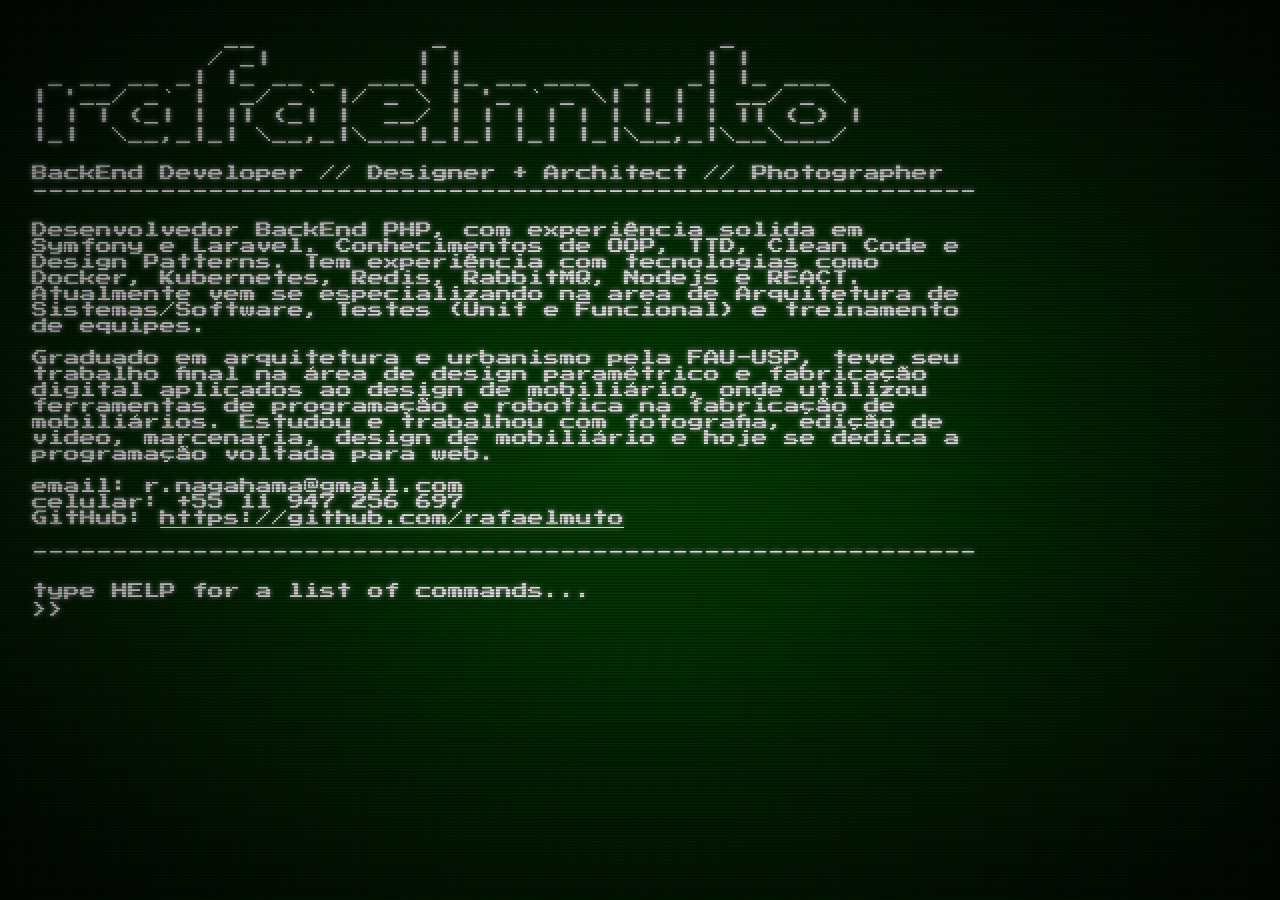
<file: index.html>
<!DOCTYPE html>
<html lang="en" dir="ltr">

<head>
  <meta charset="utf-8" />
  <title>rafaelmuto.githug.io</title>
  <link rel="stylesheet" href="console.css" />
  <link href="https://fonts.googleapis.com/css?family=Press+Start+2P" rel="stylesheet" />
</head>

<body>

  <div class="container">
    <div id="print" class="print">
      <pre>            __           _                 _        </pre>
      <pre>           / _|         | |               | |       </pre>
      <pre> _ __ __ _| |_ __ _  ___| |_ __ ___  _   _| |_ ___  </pre>
      <pre>| '__/ _` |  _/ _` |/ _ \ | '_ ` _ \| | | | __/ _ \ </pre>
      <pre>| | | (_| | || (_| |  __/ | | | | | | |_| | || (_) |</pre>
      <pre>|_|  \__,_|_| \__,_|\___|_|_| |_| |_|\__,_|\__\___/ </pre>
      <pre>                                                    </pre>

      <p>BackEnd Developer // Designer + Architect // Photographer</p>
      <p>-----------------------------------------------------------</p>
      <br>
      <div class="pre">
        <p>Desenvolvedor BackEnd PHP, com experiência solida em Symfony e Laravel. Conhecimentos de OOP, TTD, Clean Code
          e Design Patterns.
          Tem experiência com tecnologias como Docker, Kubernetes, Redis, RabbitMQ, Nodejs e REACT. Atualmente vem se
          especializando na area de Arquitetura de Sistemas/Software, Testes (Unit e Funcional) e treinamento de
          equipes.</p>
        <br>
        <p>Graduado em arquitetura e urbanismo pela FAU-USP, teve seu trabalho final na área de design paramétrico e
          fabricação digital aplicados ao design de mobiliário, onde utilizou ferramentas de programação e robotica
          na fabricação de mobiliários. Estudou e trabalhou com fotografia, edição de video, marcenaria, design de
          mobiliário e hoje se dedica a programação voltada para web.</p>
        <br>

        <p>email: r.nagahama@gmail.com</p>
        <p>celular: +55 11 947 256 697</p>
        <p>GitHub: <a href="https://github.com/rafaelmuto">https://github.com/rafaelmuto</a> </p>
        <br>
      </div>

      <p>-----------------------------------------------------------</p>
      <br>

      <p>type HELP for a list of commands...</p>
    </div>
    <div class="input" id="input">
      <label for="cmd_line">>></label><input id="cmd_line" type="text" name="cmd_line" value="" autofocus />
    </div>
  </div>

  <div class="crt_overlay"></div>
  <div class="vignette_overlay"></div>
  <div class="pixel_overlay"></div>
</body>
<script type="module" src="console.js"></script>

</html>
</file>
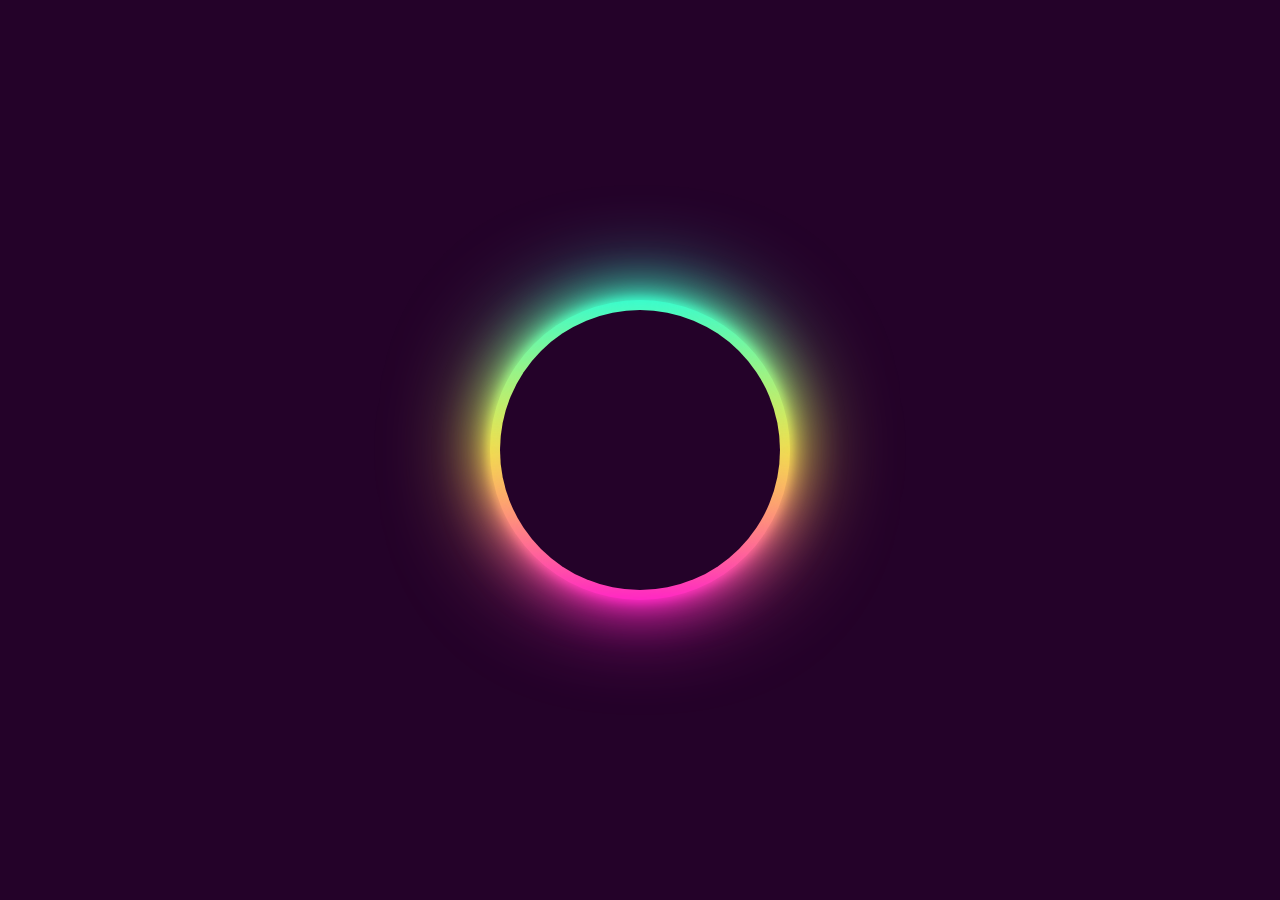
<file: docs/index.html>
<!DOCTYPE html>
<html lang="en" dir="ltr">

  <head>
    <meta charset="utf-8">
    <title>Portifolio Test</title>
    <link rel="stylesheet" href="ring.css">
  </head>

  <body>
    <div class="loader">
      <span> </span>
      <span> </span>
      <span> </span>
      <span> </span>
    </div>

  </body>

</html>
</file>
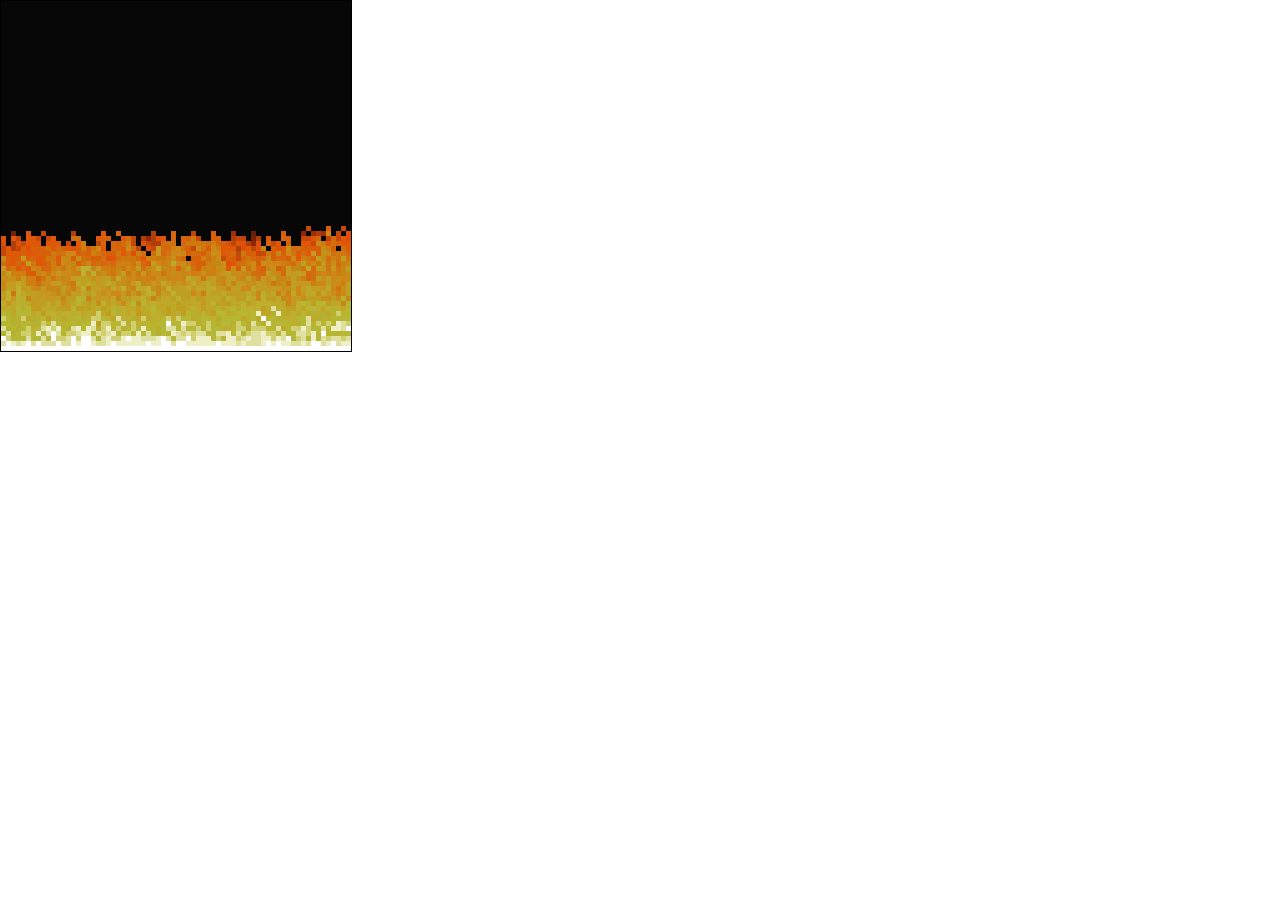
<file: fire/fire.html>
<!DOCTYPE html>
<html lang="en">

<head>
    <meta charset="UTF-8" />
    <meta name="viewport" content="width=device-width, initial-scale=1.0" />
    <title>FIRE!!!</title>
    <link href="https://fonts.googleapis.com/css?family=Major+Mono+Display|Press+Start+2P" rel="stylesheet" />
    <link rel="stylesheet" href="fire.css" />
</head>

<body>
    <div class="container">
        <div id="fire"></div>
    </div>

    <script src="fire.js"></script>
</body>

</html>
</file>
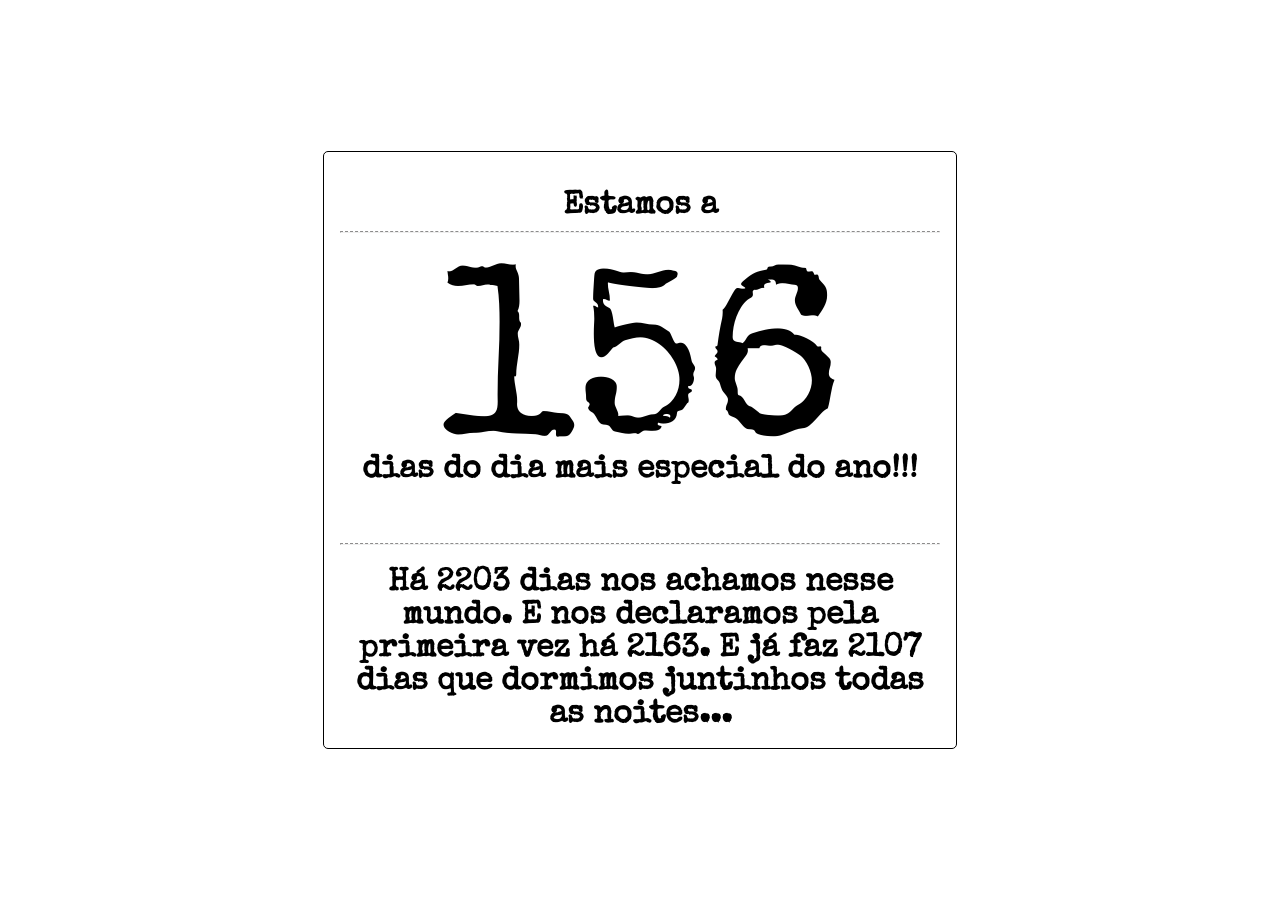
<file: gigi/gigi.html>
<!DOCTYPE html>
<html lang="en">

<head>
    <meta charset="UTF-8">
    <meta name="viewport" content="width=device-width, initial-scale=1.0">
    <title>Contador para o dia mais especial do ano!</title>
    <link rel="stylesheet" href="./gigi.css">
    <link rel="preconnect" href="https://fonts.gstatic.com">
    <link href="https://fonts.googleapis.com/css2?family=Special+Elite&display=swap" rel="stylesheet">
</head>

<body>
    <div class="container">
        <h1>Estamos a </h1>
        <hr />
        <div id="b_day" class="counter">
            XX
        </div>
        <div class="post">
            <h1> dias do dia mais especial do ano!!!</h1>
        </div>

        <hr />
        <h1 id="text"> </h1>

    </div>
    <script src="./gigi.js"></script>
</body>

</html>
</file>
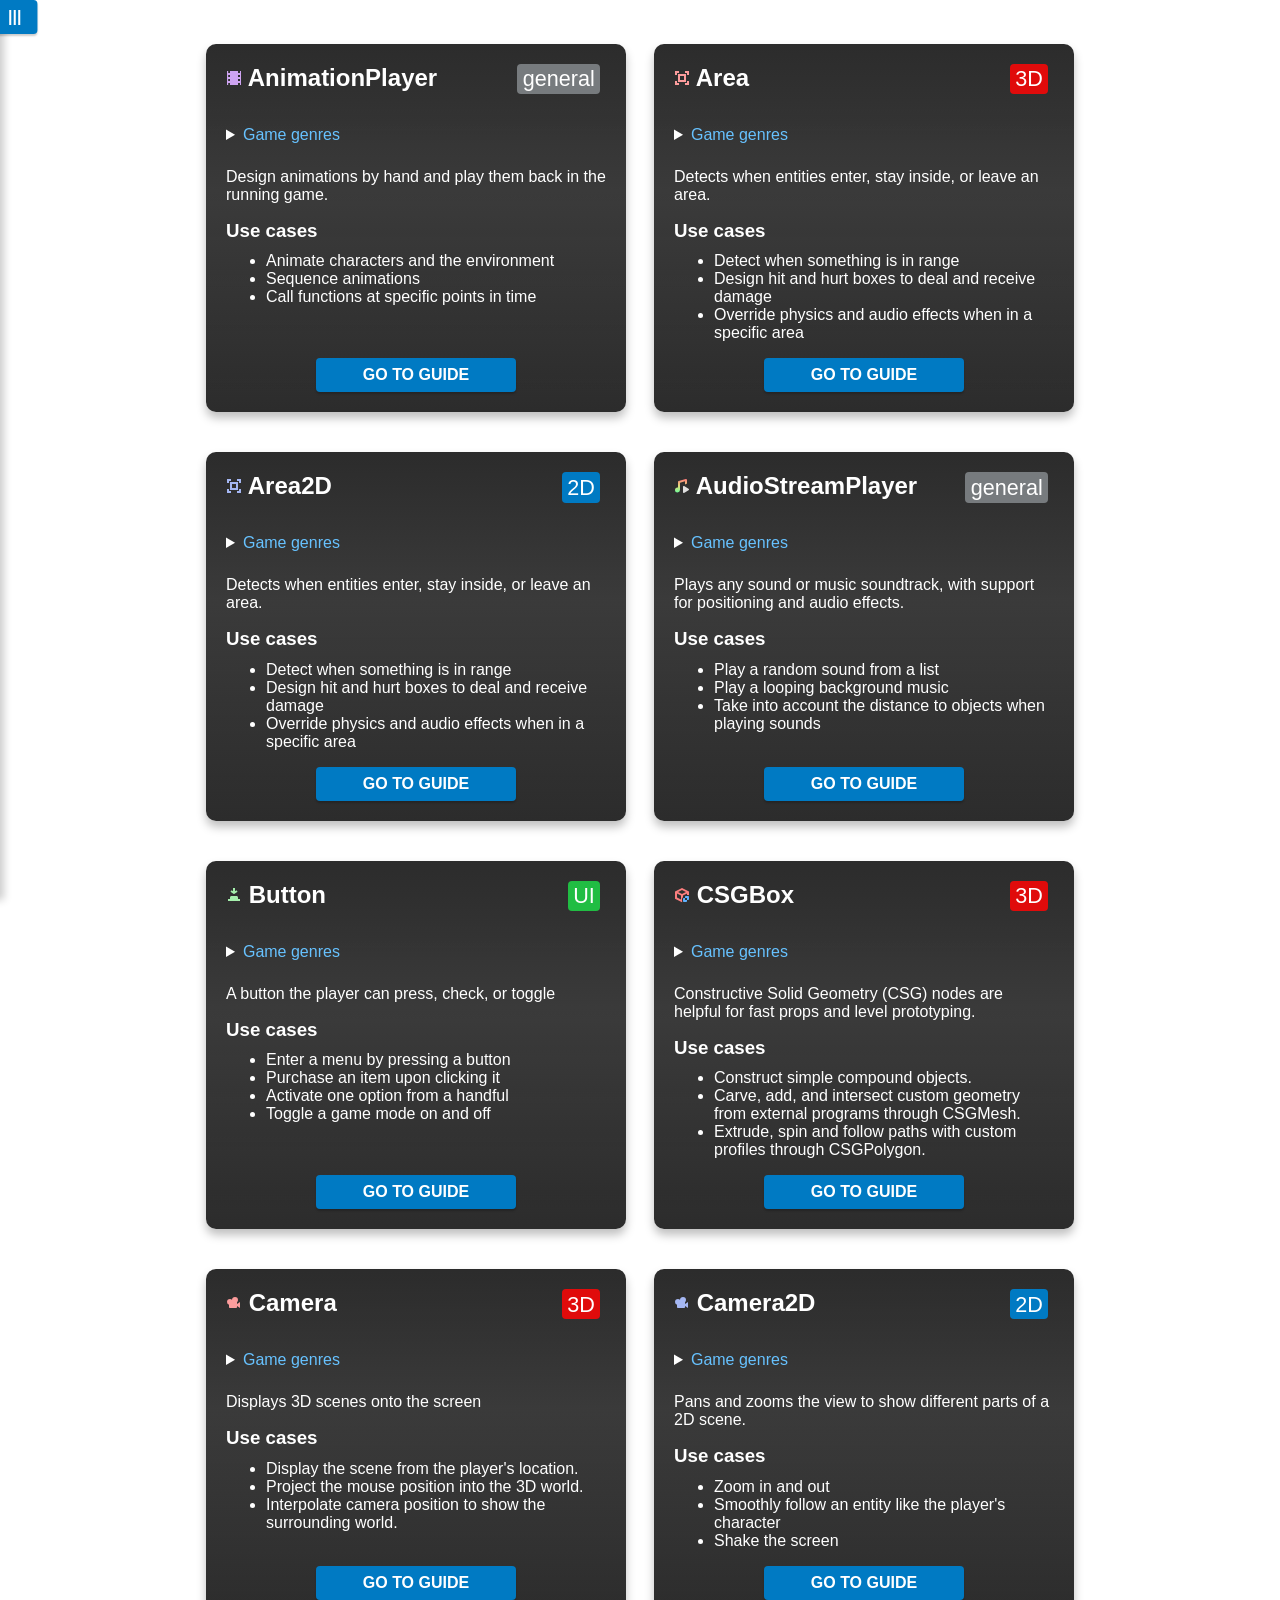
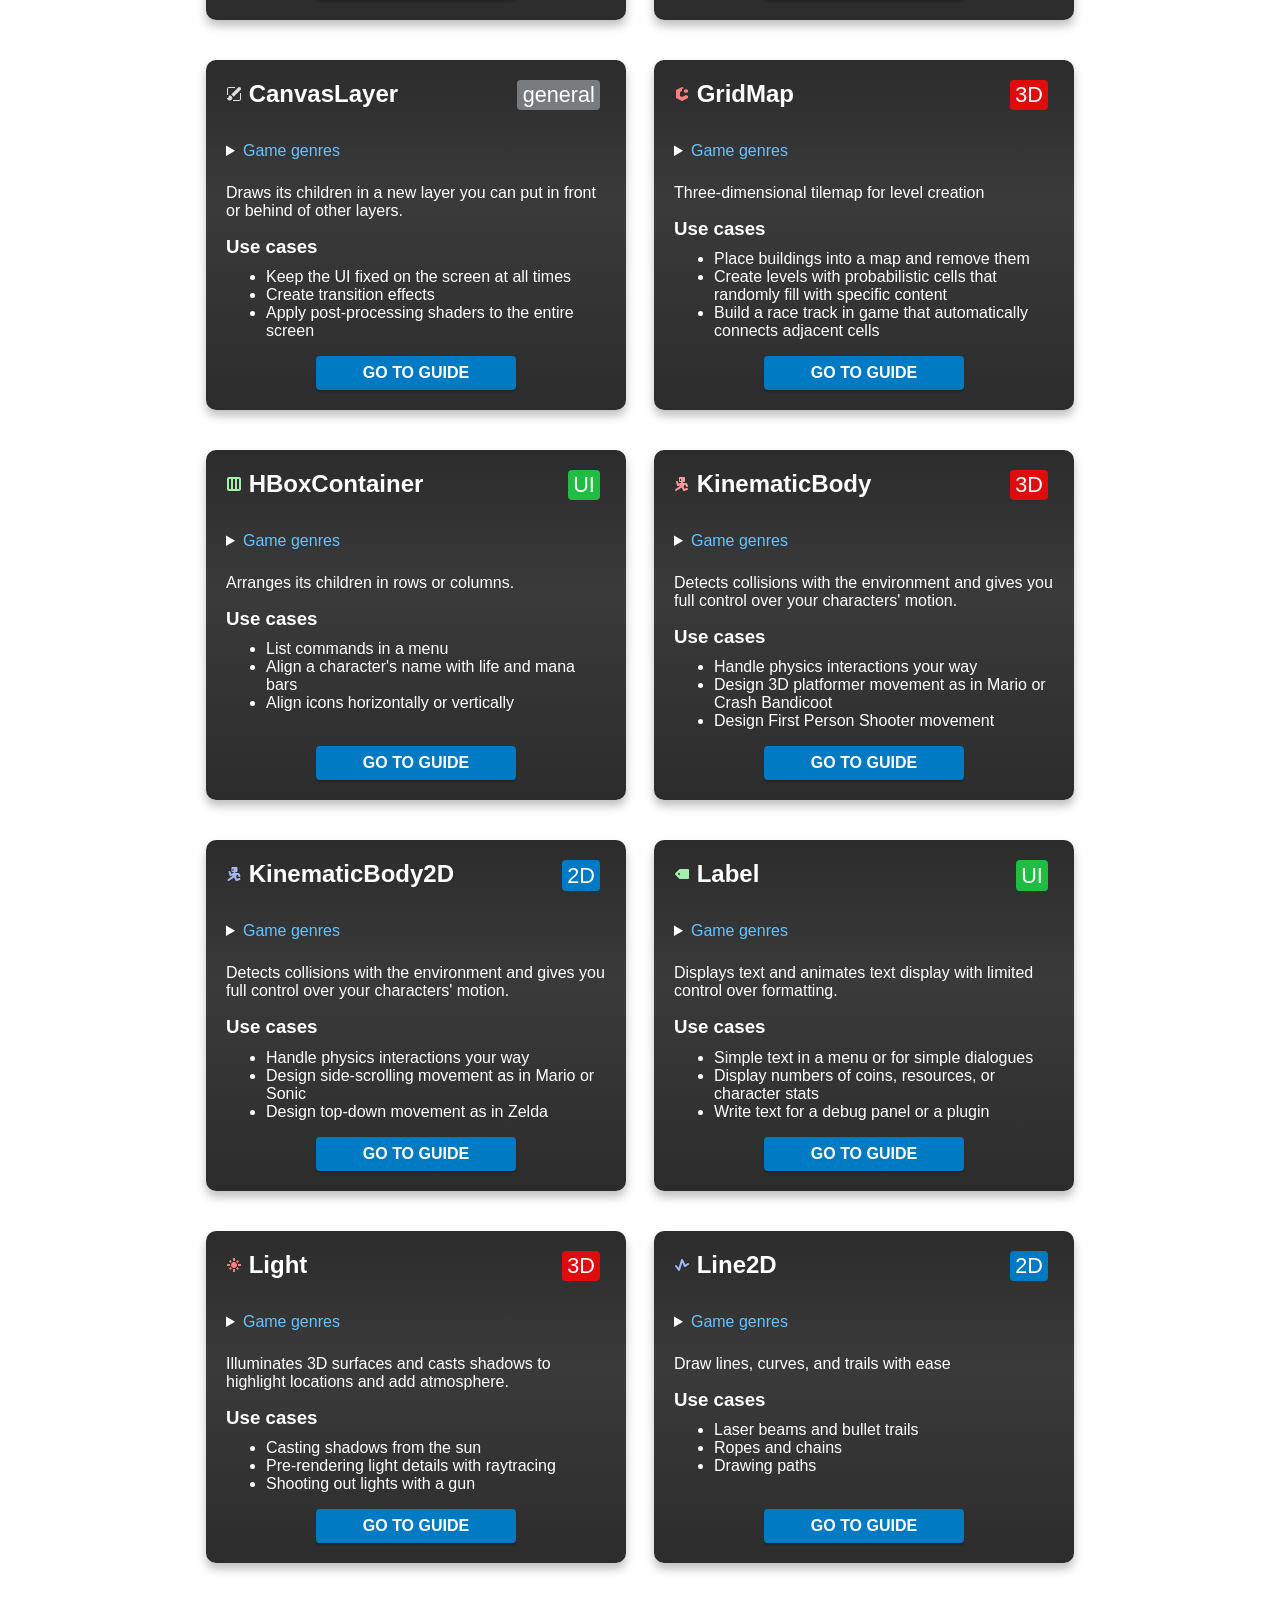
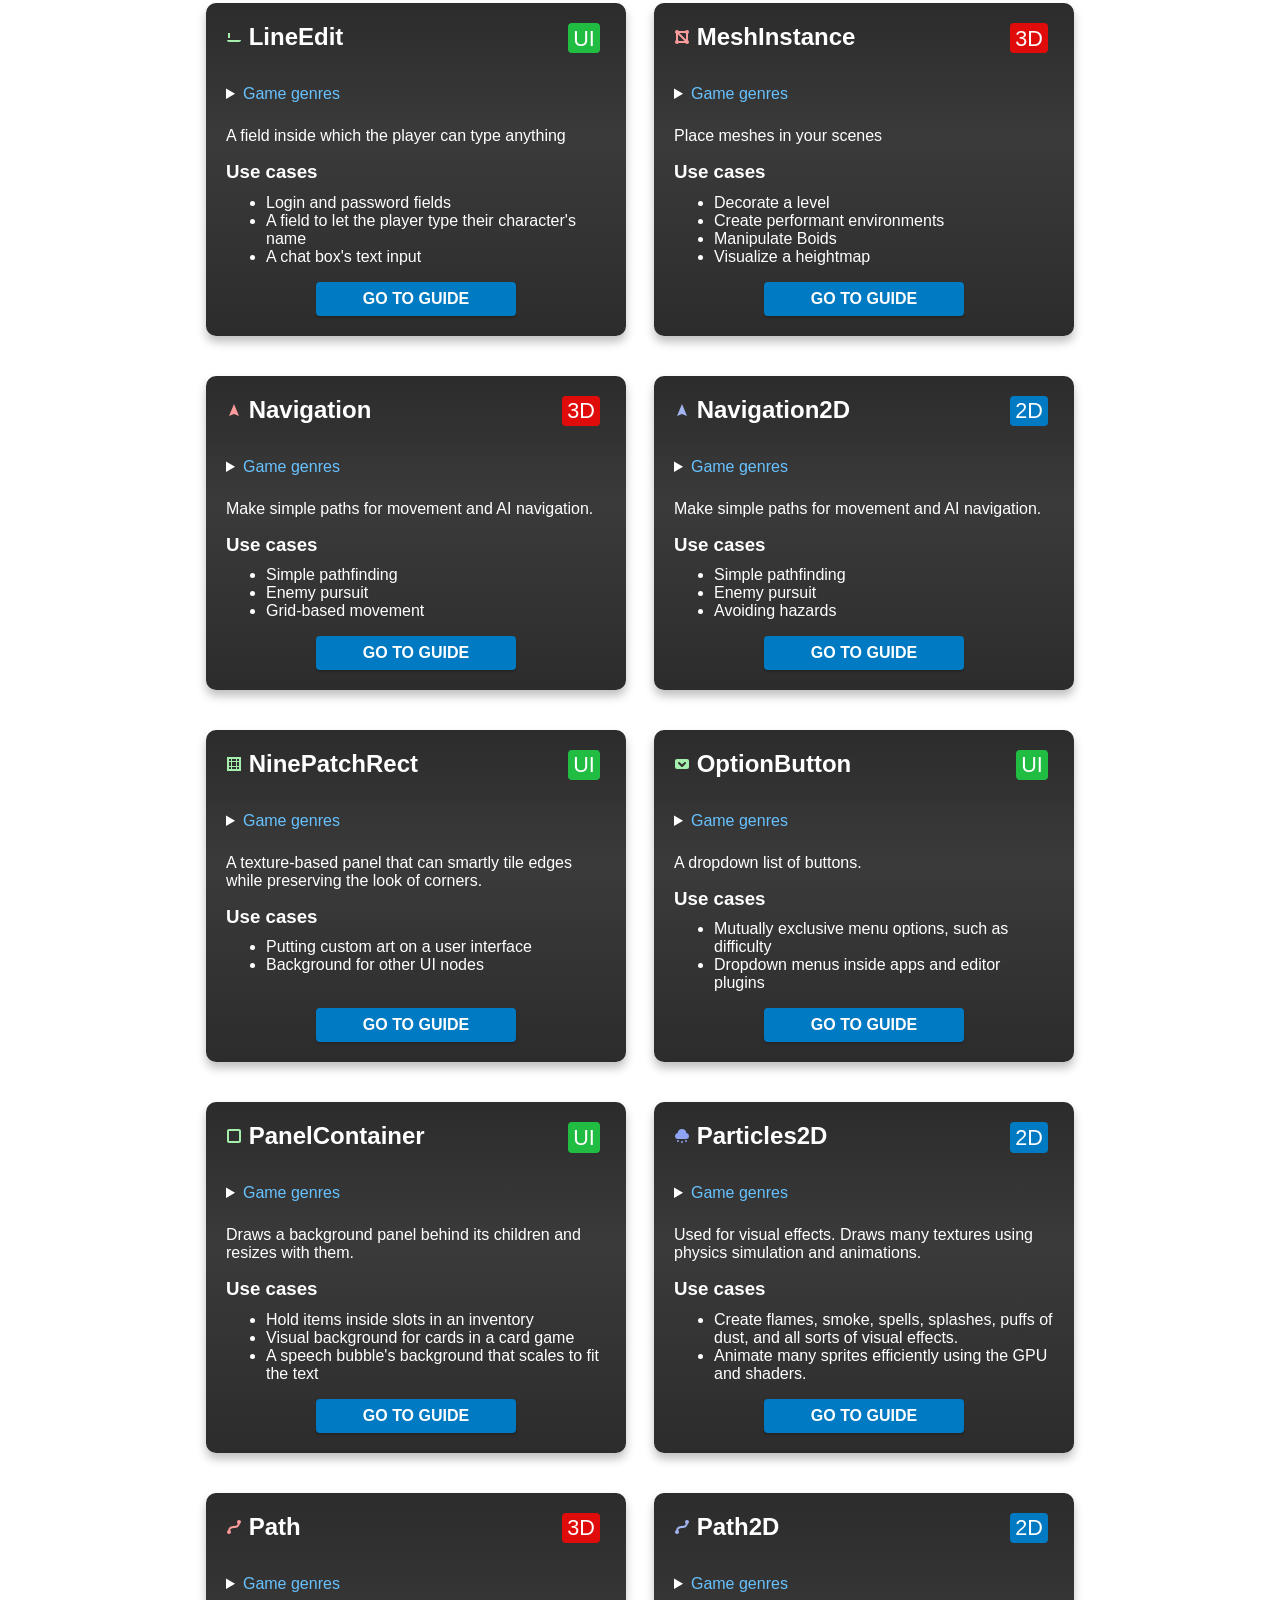
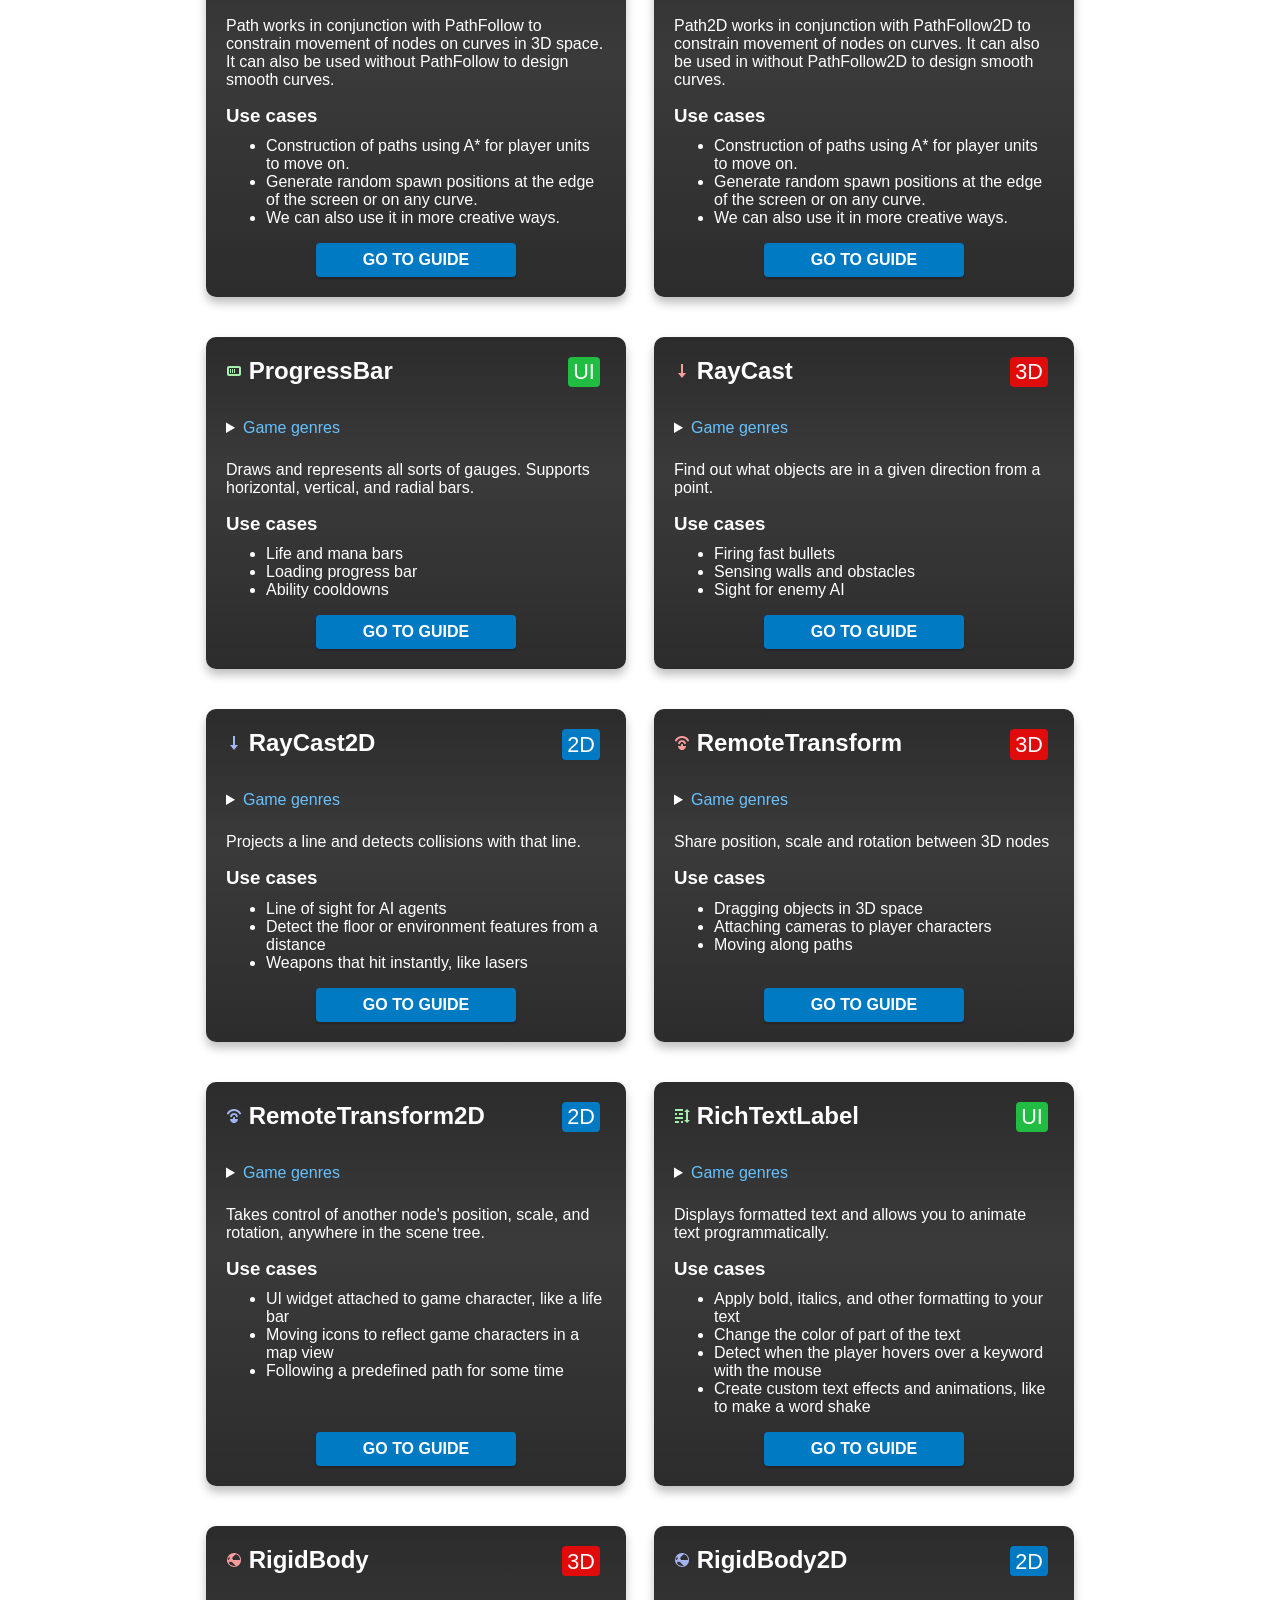
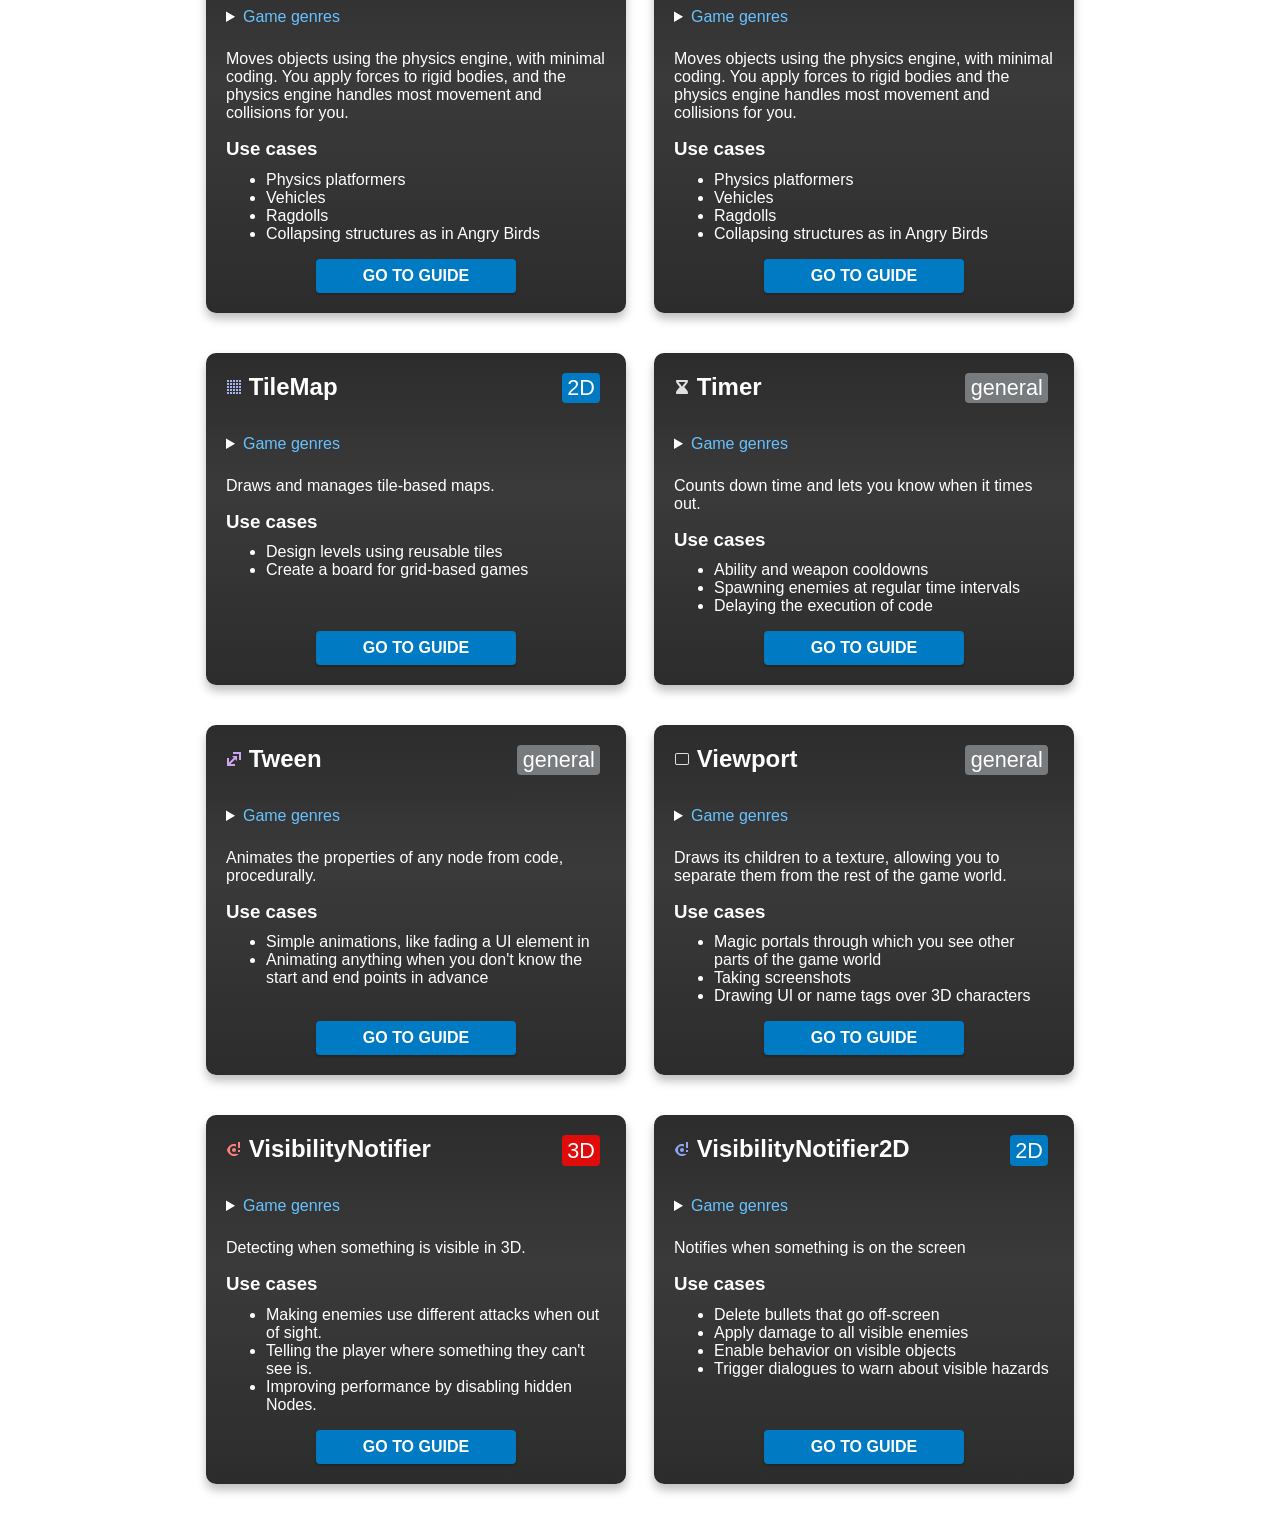
<file: godot-node-essentials-1.0.1/cheatsheet.html>
<!doctype html>
<html lang="en">
<head>
  <meta charset="utf-8">
  <meta name="viewport" content="width=device-width, initial-scale=1">

  <title>Godot Node Essentials cheatsheet</title>
  <meta name="description" content="A cheatsheet to learn Godot's nodes faster than ever!">
  <meta name="author" content="GDQuest">

  <link rel="icon" href="/favicon.ico">
  <link rel="icon" href="/favicon.svg" type="image/svg+xml">
  <style>
  :root {
  --fonts: -apple-system, BlinkMacSystemFont, "Segoe UI", Roboto, Oxygen-Sans,
    Ubuntu, Cantarell, "Helvetica Neue", sans-serif;
  --color-link: #67c2ff;
  --color-link-hover: #7ed5fd;
  --color-blue: #007ac3;
  --color-blue-lighter: #56a9ff;
  --color-red: #e00b0b;
  --color-red-lighter: #ec2222;
  --color-green: #21bd43;
  --color-green-lighter: #42e064;
  --color-grey: #777b7e;
  --color-grey-lighter: #a8abad;

  --spacing-micro: 0.15rem;
  --spacing-tiny: 0.35rem;
  --spacing-small: 0.5rem;
  --spacing-normal: 1rem;

  --border-radius: 0.25rem;

  --container-width: 900px;

  --shadow-slight: 0 2px 2px rgba(0, 0, 0, 0.2);

  --shadow-overlay: 4px 0 8px rgba(0, 0, 0, 0.2);
}

* {
  box-sizing: border-box;
  transition: all 0.3s ease;
}

body {
  font-family: var(--fonts);
  overflow-x: hidden;
}

.content-container {
  display: block;
  padding: var(--spacing-normal);
  margin: 0 auto;
  max-width: var(--container-width);
}

.filter-label {
  font-weight: bold;
}

.genres-summary {
  color: var(--color-link);
  cursor: pointer;
  margin-bottom: var(--spacing-small);
}
.genres-summary:hover {
  color: var(--color-link-hover);
}
.genres-summary::marker {
  color: white;
}

.pills-container {
  display: flex;
  flex-wrap: wrap;
  flex-direction: row;
}

.pills-row {
  display: flex;
  flex-wrap: wrap;
}

.tag-pill {
  display: inline;
  padding: var(--spacing-micro) var(--spacing-tiny);
  margin-right: var(--spacing-tiny);
  margin-bottom: var(--spacing-tiny);
  border-radius: var(--border-radius);
  max-height: 1.4em;

  font-size: 0.9em;
  font-weight: 500;

  color: white;
  background: var(--color-blue);

  cursor: pointer;
}
.tag-pill.-twodimensional {
  background: var(--color-blue);
}
.tag-pill.-general {
  background: var(--color-grey);
}
.tag-pill.-threedimensional {
  background: var(--color-red);
}
.tag-pill.-ui {
  background: var(--color-green);
}
.tag-pill.-floatright {
  float: right;
}

.node-card {
  display: flex;
  flex-direction: column;
  color: white;
  margin-top: 20px;
  margin-bottom: 20px;
  padding: 20px;
  max-width: 420px;
  width: 100%;
  min-height: 200px;
  border-radius: 10px;
  box-shadow: 0px 6px 10px rgba(0, 0, 0, 0.25);
  background: linear-gradient(to bottom, #323232 0%, #3f3f3f 40%, #1c1c1c 150%),
    linear-gradient(
      to top,
      rgba(255, 255, 255, 0.4) 0%,
      rgba(0, 0, 0, 0.25) 200%
    );
  background-blend-mode: multiply;
}
.node-card > h2 {
  margin-top: 0;
  margin-bottom: var(--spacing-normal);
}
.node-card > h3 {
  margin-top: 0;
  margin-bottom: var(--spacing-small);
}
.node-card > ul {
  margin-top: var(--spacing-micro);
  margin-bottom: var(--spacing-normal);
}

.card-grid {
  display: flex;
  flex-wrap: wrap;
  justify-content: space-between;
  flex-direction: row;
}

.tag-selector {
  display: none;
}

.filter-group {
  display: flex;
  flex-direction: row;
  flex-wrap: wrap;
  
}

.filter-button {
  --bg1: var(--color-blue);
  --bg2: var(--color-blue-lighter);
  --fg1: white;
  --fg2: black;
  --shadow: var(--shadow-slight);
  border-radius: var(--border-radius);
  padding: var(--spacing-small) var(--spacing-normal);

  margin-bottom: var(--spacing-small);
  margin-right: var(--spacing-small);

  line-height: normal;
  font-weight: 700;
  text-transform: uppercase;
  text-align: center;

  cursor: pointer;

  color: white;
  background-color: var(--bg1);
  border: none;
  box-shadow: var(--shadow);
}
.radio-button.two_dimensional {
  --bg1: var(--color-blue);
  --bg2: var(--color-blue-lighter);
}
.radio-button.three_dimensional {
  --bg1: var(--color-red);
  --bg2: var(--color-red-lighter);
}
.radio-button.ui {
  --bg1: var(--color-green);
  --bg2: var(--color-green-lighter);
}
.radio-button.general {
  --bg1: var(--color-grey);
  --bg2: var(--color-grey-lighter);
}

.filter-titles .filter-button {
  --bg1: none;
  --bg2: none;
  --shadow: none;
  display: none;
  font-size: 2em;
  position: relative;
  background-color: none;
}

.filter-titles .filter-button::after {
  content: "×";
  background: var(--color-blue);
  position: absolute;
  top: var(--spacing-tiny);
  right: var(--spacing-tiny);
  font-size: 0.5em;
  width: 1em;
  height: 1em;
  line-height: 1;
  border-radius: 50%;
}

.button-link {
  padding: var(--spacing-small);
  margin-left: auto;
  margin-right: auto;
  margin-top: auto;

  width: 200px;
  color: white;
  background-color: var(--color-blue);

  box-shadow: var(--shadow-slight);
  border-radius: var(--border-radius);

  text-decoration: none;
  text-align: center;
  text-transform: uppercase;
  font-weight: 700;
}
.button-link:hover {
  background-color: var(--color-blue-lighter);
}

.learning-order {
    display: block;
    font-style: italic;
    color: var(--color-grey-lighter);
    font-weight: 600;
    font-size: medium;
    opacity: 0;
}

#filter-order_by-learning_order:checked ~ .filterable .node-card {
  order: var(--order);
}

#filter-order_by-learning_order:checked ~ .filterable .learning-order {
  opacity: 1;
}

.filter-list {
  position: fixed;
  top: 0;
  left: 0;
  width: 250px;
  height: 100%;
  padding: var(--spacing-normal);
  box-shadow: var(--shadow-overlay);
  transform: translateX(-250px);
  z-index: 2;
}

#filter--show_menu:checked ~ .content-container {
  transform: translateX(120px);
}

#filter--show_menu:checked ~ .filter-list {
  transform: translateX(0);
}

#button--show_menu {
  position: absolute;
  top: 0;
  right: 0;
  transform: translateX(100%);
}
#filter-game_genres-all:checked ~ .filterable #button-game_genres-all {
            display: inline-block;
            color: black;
            background-color: var(--bg2);
        }#filter-game_genres-action:checked ~ .filterable .node-card:not(.action) { display: none; }#filter-game_genres-action:checked ~ .filterable #button-game_genres-action {
            display: inline-block;
            color: black;
            background-color: var(--bg2);
        }#filter-game_genres-arcade:checked ~ .filterable .node-card:not(.arcade) { display: none; }#filter-game_genres-arcade:checked ~ .filterable #button-game_genres-arcade {
            display: inline-block;
            color: black;
            background-color: var(--bg2);
        }#filter-game_genres-puzzle:checked ~ .filterable .node-card:not(.puzzle) { display: none; }#filter-game_genres-puzzle:checked ~ .filterable #button-game_genres-puzzle {
            display: inline-block;
            color: black;
            background-color: var(--bg2);
        }#filter-game_genres-racing:checked ~ .filterable .node-card:not(.racing) { display: none; }#filter-game_genres-racing:checked ~ .filterable #button-game_genres-racing {
            display: inline-block;
            color: black;
            background-color: var(--bg2);
        }#filter-game_genres-rpg:checked ~ .filterable .node-card:not(.rpg) { display: none; }#filter-game_genres-rpg:checked ~ .filterable #button-game_genres-rpg {
            display: inline-block;
            color: black;
            background-color: var(--bg2);
        }#filter-game_genres-shooter:checked ~ .filterable .node-card:not(.shooter) { display: none; }#filter-game_genres-shooter:checked ~ .filterable #button-game_genres-shooter {
            display: inline-block;
            color: black;
            background-color: var(--bg2);
        }#filter-game_genres-simulation:checked ~ .filterable .node-card:not(.simulation) { display: none; }#filter-game_genres-simulation:checked ~ .filterable #button-game_genres-simulation {
            display: inline-block;
            color: black;
            background-color: var(--bg2);
        }#filter-game_genres-sport:checked ~ .filterable .node-card:not(.sport) { display: none; }#filter-game_genres-sport:checked ~ .filterable #button-game_genres-sport {
            display: inline-block;
            color: black;
            background-color: var(--bg2);
        }#filter-game_genres-strategy:checked ~ .filterable .node-card:not(.strategy) { display: none; }#filter-game_genres-strategy:checked ~ .filterable #button-game_genres-strategy {
            display: inline-block;
            color: black;
            background-color: var(--bg2);
        }#filter-game_genres-platform:checked ~ .filterable .node-card:not(.platform) { display: none; }#filter-game_genres-platform:checked ~ .filterable #button-game_genres-platform {
            display: inline-block;
            color: black;
            background-color: var(--bg2);
        }#filter-node_types-all:checked ~ .filterable #button-node_types-all {
            display: inline-block;
            color: black;
            background-color: var(--bg2);
        }#filter-node_types-two_dimensional:checked ~ .filterable .node-card:not(.two_dimensional) { display: none; }#filter-node_types-two_dimensional:checked ~ .filterable #button-node_types-two_dimensional {
            display: inline-block;
            color: black;
            background-color: var(--bg2);
        }#filter-node_types-three_dimensional:checked ~ .filterable .node-card:not(.three_dimensional) { display: none; }#filter-node_types-three_dimensional:checked ~ .filterable #button-node_types-three_dimensional {
            display: inline-block;
            color: black;
            background-color: var(--bg2);
        }#filter-node_types-ui:checked ~ .filterable .node-card:not(.ui) { display: none; }#filter-node_types-ui:checked ~ .filterable #button-node_types-ui {
            display: inline-block;
            color: black;
            background-color: var(--bg2);
        }#filter-node_types-general:checked ~ .filterable .node-card:not(.general) { display: none; }#filter-node_types-general:checked ~ .filterable #button-node_types-general {
            display: inline-block;
            color: black;
            background-color: var(--bg2);
        }#filter-order_by-name:checked ~ .filterable #button-order_by-name {
            display: inline-block;
            color: black;
            background-color: var(--bg2);
        }#filter-order_by-learning_order:checked ~ .filterable #button-order_by-learning_order {
            display: inline-block;
            color: black;
            background-color: var(--bg2);
        }#filter--show_menu:checked ~ .filterable #button--show_menu {
            display: inline-block;
            color: black;
            background-color: var(--bg2);
        }
  </style>
</head>

<body>
  
        <input type="radio"
            checked class="tag-selector all"
            value="all"
            id="filter-game_genres-all"
            name="game_genres"><input type="radio"
            class="tag-selector action"
            value="action"
            id="filter-game_genres-action"
            name="game_genres"><input type="radio"
            class="tag-selector arcade"
            value="arcade"
            id="filter-game_genres-arcade"
            name="game_genres"><input type="radio"
            class="tag-selector puzzle"
            value="puzzle"
            id="filter-game_genres-puzzle"
            name="game_genres"><input type="radio"
            class="tag-selector racing"
            value="racing"
            id="filter-game_genres-racing"
            name="game_genres"><input type="radio"
            class="tag-selector rpg"
            value="rpg"
            id="filter-game_genres-rpg"
            name="game_genres"><input type="radio"
            class="tag-selector shooter"
            value="shooter"
            id="filter-game_genres-shooter"
            name="game_genres"><input type="radio"
            class="tag-selector simulation"
            value="simulation"
            id="filter-game_genres-simulation"
            name="game_genres"><input type="radio"
            class="tag-selector sport"
            value="sport"
            id="filter-game_genres-sport"
            name="game_genres"><input type="radio"
            class="tag-selector strategy"
            value="strategy"
            id="filter-game_genres-strategy"
            name="game_genres"><input type="radio"
            class="tag-selector platform"
            value="platform"
            id="filter-game_genres-platform"
            name="game_genres"><input type="radio"
            checked class="tag-selector all"
            value="all"
            id="filter-node_types-all"
            name="node_types"><input type="radio"
            class="tag-selector two_dimensional"
            value="two_dimensional"
            id="filter-node_types-two_dimensional"
            name="node_types"><input type="radio"
            class="tag-selector three_dimensional"
            value="three_dimensional"
            id="filter-node_types-three_dimensional"
            name="node_types"><input type="radio"
            class="tag-selector ui"
            value="ui"
            id="filter-node_types-ui"
            name="node_types"><input type="radio"
            class="tag-selector general"
            value="general"
            id="filter-node_types-general"
            name="node_types"><input type="radio"
            checked class="tag-selector name"
            value="name"
            id="filter-order_by-name"
            name="order_by"><input type="radio"
            class="tag-selector learning_order"
            value="learning_order"
            id="filter-order_by-learning_order"
            name="order_by"><input type="checkbox"
            class="tag-selector show_menu"
            value="show_menu"
            id="filter--show_menu"
            name="">
        <div id="filter-list" class="filter-list filterable">
            <section><h2 class="filter-label">Game Genres</h2><div class="filter-group"><label class="filter-button radio-button all" id="button-game_genres-all" for="filter-game_genres-all">all</label><label class="filter-button radio-button action" id="button-game_genres-action" for="filter-game_genres-action">action</label><label class="filter-button radio-button arcade" id="button-game_genres-arcade" for="filter-game_genres-arcade">arcade</label><label class="filter-button radio-button puzzle" id="button-game_genres-puzzle" for="filter-game_genres-puzzle">puzzle</label><label class="filter-button radio-button racing" id="button-game_genres-racing" for="filter-game_genres-racing">racing</label><label class="filter-button radio-button rpg" id="button-game_genres-rpg" for="filter-game_genres-rpg">RPG</label><label class="filter-button radio-button shooter" id="button-game_genres-shooter" for="filter-game_genres-shooter">shooter</label><label class="filter-button radio-button simulation" id="button-game_genres-simulation" for="filter-game_genres-simulation">simulation</label><label class="filter-button radio-button sport" id="button-game_genres-sport" for="filter-game_genres-sport">sport</label><label class="filter-button radio-button strategy" id="button-game_genres-strategy" for="filter-game_genres-strategy">strategy</label><label class="filter-button radio-button platform" id="button-game_genres-platform" for="filter-game_genres-platform">platform</label></div></section><section><h2 class="filter-label">Node Types</h2><div class="filter-group"><label class="filter-button radio-button all" id="button-node_types-all" for="filter-node_types-all">all</label><label class="filter-button radio-button two_dimensional" id="button-node_types-two_dimensional" for="filter-node_types-two_dimensional">2D</label><label class="filter-button radio-button three_dimensional" id="button-node_types-three_dimensional" for="filter-node_types-three_dimensional">3D</label><label class="filter-button radio-button ui" id="button-node_types-ui" for="filter-node_types-ui">UI</label><label class="filter-button radio-button general" id="button-node_types-general" for="filter-node_types-general">general</label></div></section><section><h2 class="filter-label">Sort By</h2><div class="filter-group"><label class="filter-button radio-button name" id="button-order_by-name" for="filter-order_by-name">name</label><label class="filter-button radio-button learning_order" id="button-order_by-learning_order" for="filter-order_by-learning_order">Recommended learning order</label></div></section><section><label class="filter-button checkbox-button show_menu" id="button--show_menu" for="filter--show_menu">|||</label></section>
        </div>
        <div id="content" class="content-container filterable">
            <div class="filter-titles filterable">
            <label class="filter-button radio-button action" id="button-game_genres-action" for="filter-game_genres-action">action</label><label class="filter-button radio-button arcade" id="button-game_genres-arcade" for="filter-game_genres-arcade">arcade</label><label class="filter-button radio-button puzzle" id="button-game_genres-puzzle" for="filter-game_genres-puzzle">puzzle</label><label class="filter-button radio-button racing" id="button-game_genres-racing" for="filter-game_genres-racing">racing</label><label class="filter-button radio-button rpg" id="button-game_genres-rpg" for="filter-game_genres-rpg">RPG</label><label class="filter-button radio-button shooter" id="button-game_genres-shooter" for="filter-game_genres-shooter">shooter</label><label class="filter-button radio-button simulation" id="button-game_genres-simulation" for="filter-game_genres-simulation">simulation</label><label class="filter-button radio-button sport" id="button-game_genres-sport" for="filter-game_genres-sport">sport</label><label class="filter-button radio-button strategy" id="button-game_genres-strategy" for="filter-game_genres-strategy">strategy</label><label class="filter-button radio-button platform" id="button-game_genres-platform" for="filter-game_genres-platform">platform</label><label class="filter-button radio-button two_dimensional" id="button-node_types-two_dimensional" for="filter-node_types-two_dimensional">2D</label><label class="filter-button radio-button three_dimensional" id="button-node_types-three_dimensional" for="filter-node_types-three_dimensional">3D</label><label class="filter-button radio-button ui" id="button-node_types-ui" for="filter-node_types-ui">UI</label><label class="filter-button radio-button general" id="button-node_types-general" for="filter-node_types-general">general</label>
        </div>
            <div id="node-list" class="card-grid"><div class="node-card AnimationPlayer general action arcade puzzle racing rpg shooter simulation sport strategy platform" style="--order: 1;">
      <h2><svg height="16" viewBox="0 0 16 16" width="16" xmlns="http://www.w3.org/2000/svg"><path d="m1 1037.4v14h1.1667v-2h1.8333v2h8v-2h2v2h1v-14h-1v2h-2v-2h-8v2h-1.8333v-2zm1.1667 4h1.8333v2h-1.8333zm9.8333 0h2v2h-2zm-9.8333 4h1.8333v2h-1.8333zm9.8333 0h2v2h-2z" fill="#cea4f1" transform="translate(0 -1036.4)"/></svg>
 AnimationPlayer
        <label for="filter-node_types-general"
               class="tag-pill -floatright -general">general</label>
        </label>
        <span class="learning-order">learn order: 1</span>
      </h2>
      <details>
          <summary class="genres-summary">Game genres</summary>
          <div class="pills-row">
              <label for="filter-game_genres-action" class="tag-pill -action">action</label><label for="filter-game_genres-arcade" class="tag-pill -arcade">arcade</label><label for="filter-game_genres-puzzle" class="tag-pill -puzzle">puzzle</label><label for="filter-game_genres-racing" class="tag-pill -racing">racing</label><label for="filter-game_genres-rpg" class="tag-pill -rpg">RPG</label><label for="filter-game_genres-shooter" class="tag-pill -shooter">shooter</label><label for="filter-game_genres-simulation" class="tag-pill -simulation">simulation</label><label for="filter-game_genres-sport" class="tag-pill -sport">sport</label><label for="filter-game_genres-strategy" class="tag-pill -strategy">strategy</label><label for="filter-game_genres-platform" class="tag-pill -platform">platform</label>
          </div>
      </details>
      <p>Design animations by hand and play them back in the running game.</p>
      <h3>Use cases</h3>
      <ul> <li>Animate characters and the environment</li><li>Sequence animations</li><li>Call functions at specific points in time</li> </ul>
      <a class="button-link" href="AnimationPlayer/AnimationPlayer.html">Go to guide</a>
    </div>
    
<div class="node-card Area three_dimensional action arcade puzzle racing rpg shooter simulation sport strategy platform" style="--order: 1;">
      <h2><svg height="16" viewBox="0 0 16 16" width="16" xmlns="http://www.w3.org/2000/svg"><path d="m1 1v2 2h2v-2h2v-2zm10 0v2h2v2h2v-4zm-7 3v2 4 2h8v-2-6zm2 2h4v4h-4zm-5 5v2 2h2 2v-2h-2v-2zm12 0v2h-2v2h4v-2-2z" fill="#fc9c9c"/></svg>
 Area
        <label for="filter-node_types-three_dimensional"
               class="tag-pill -floatright -threedimensional">3D</label>
        </label>
        <span class="learning-order">learn order: 1</span>
      </h2>
      <details>
          <summary class="genres-summary">Game genres</summary>
          <div class="pills-row">
              <label for="filter-game_genres-action" class="tag-pill -action">action</label><label for="filter-game_genres-arcade" class="tag-pill -arcade">arcade</label><label for="filter-game_genres-puzzle" class="tag-pill -puzzle">puzzle</label><label for="filter-game_genres-racing" class="tag-pill -racing">racing</label><label for="filter-game_genres-rpg" class="tag-pill -rpg">RPG</label><label for="filter-game_genres-shooter" class="tag-pill -shooter">shooter</label><label for="filter-game_genres-simulation" class="tag-pill -simulation">simulation</label><label for="filter-game_genres-sport" class="tag-pill -sport">sport</label><label for="filter-game_genres-strategy" class="tag-pill -strategy">strategy</label><label for="filter-game_genres-platform" class="tag-pill -platform">platform</label>
          </div>
      </details>
      <p>Detects when entities enter, stay inside, or leave an area.</p>
      <h3>Use cases</h3>
      <ul> <li>Detect when something is in range</li><li>Design hit and hurt boxes to deal and receive damage</li><li>Override physics and audio effects when in a specific area</li> </ul>
      <a class="button-link" href="Area/Area.html">Go to guide</a>
    </div>
    
<div class="node-card Area2D two_dimensional action arcade puzzle racing rpg shooter simulation sport strategy platform" style="--order: 1;">
      <h2><svg height="16" viewBox="0 0 16 16" width="16" xmlns="http://www.w3.org/2000/svg"><path d="m1 1v2 2h2v-2h2v-2zm10 0v2h2v2h2v-4zm-7 3v2 4 2h8v-2-6zm2 2h4v4h-4zm-5 5v2 2h2 2v-2h-2v-2zm12 0v2h-2v2h4v-2-2z" fill="#a5b7f3"/></svg>
 Area2D
        <label for="filter-node_types-two_dimensional"
               class="tag-pill -floatright -twodimensional">2D</label>
        </label>
        <span class="learning-order">learn order: 1</span>
      </h2>
      <details>
          <summary class="genres-summary">Game genres</summary>
          <div class="pills-row">
              <label for="filter-game_genres-action" class="tag-pill -action">action</label><label for="filter-game_genres-arcade" class="tag-pill -arcade">arcade</label><label for="filter-game_genres-puzzle" class="tag-pill -puzzle">puzzle</label><label for="filter-game_genres-racing" class="tag-pill -racing">racing</label><label for="filter-game_genres-rpg" class="tag-pill -rpg">RPG</label><label for="filter-game_genres-shooter" class="tag-pill -shooter">shooter</label><label for="filter-game_genres-simulation" class="tag-pill -simulation">simulation</label><label for="filter-game_genres-sport" class="tag-pill -sport">sport</label><label for="filter-game_genres-strategy" class="tag-pill -strategy">strategy</label><label for="filter-game_genres-platform" class="tag-pill -platform">platform</label>
          </div>
      </details>
      <p>Detects when entities enter, stay inside, or leave an area.</p>
      <h3>Use cases</h3>
      <ul> <li>Detect when something is in range</li><li>Design hit and hurt boxes to deal and receive damage</li><li>Override physics and audio effects when in a specific area</li> </ul>
      <a class="button-link" href="Area2D/Area2D.html">Go to guide</a>
    </div>
    
<div class="node-card AudioStreamPlayer general action arcade puzzle racing rpg shooter simulation sport strategy platform" style="--order: 1;">
      <h2><svg height="16" viewBox="0 0 16 16" width="16" xmlns="http://www.w3.org/2000/svg" xmlns:xlink="http://www.w3.org/1999/xlink"><linearGradient id="a" gradientUnits="userSpaceOnUse" x1="8" x2="8" y1="1" y2="15"><stop offset="0" stop-color="#ff7a7a"/><stop offset=".5" stop-color="#e1dc7a"/><stop offset="1" stop-color="#66ff9e"/></linearGradient><g transform="translate(0 -1036.4)"><path d="m10.023 1044.4c-.56139-.013-1.0235.4264-1.0234.9724v5.0542c.0006911.7482.83361 1.2154 1.5.8414l4-2.5262c.66694-.3743.66694-1.3104 0-1.6847l-4-2.5261c-.14505-.082-.30893-.1269-.47656-.131z" fill="#e0e0e0"/><path d="m11.971 1.002a1.0001 1.0001 0 0 0 -.24609.037109l-7 2a1.0001 1.0001 0 0 0 -.72461.96094v5.5508a2.5 2.5 0 0 0 -.5-.050781 2.5 2.5 0 0 0 -2.5 2.5 2.5 2.5 0 0 0 2.5 2.5 2.5 2.5 0 0 0 2.4961-2.4121 1.0001 1.0001 0 0 0 .0039062-.087891v-7.2441l5-1.4277v3.1719l2-1v-3.5a1.0001 1.0001 0 0 0 -1.0293-.99805z" fill="url(#a)" transform="translate(0 1036.4)"/></g></svg>
 AudioStreamPlayer
        <label for="filter-node_types-general"
               class="tag-pill -floatright -general">general</label>
        </label>
        <span class="learning-order">learn order: 1</span>
      </h2>
      <details>
          <summary class="genres-summary">Game genres</summary>
          <div class="pills-row">
              <label for="filter-game_genres-action" class="tag-pill -action">action</label><label for="filter-game_genres-arcade" class="tag-pill -arcade">arcade</label><label for="filter-game_genres-puzzle" class="tag-pill -puzzle">puzzle</label><label for="filter-game_genres-racing" class="tag-pill -racing">racing</label><label for="filter-game_genres-rpg" class="tag-pill -rpg">RPG</label><label for="filter-game_genres-shooter" class="tag-pill -shooter">shooter</label><label for="filter-game_genres-simulation" class="tag-pill -simulation">simulation</label><label for="filter-game_genres-sport" class="tag-pill -sport">sport</label><label for="filter-game_genres-strategy" class="tag-pill -strategy">strategy</label><label for="filter-game_genres-platform" class="tag-pill -platform">platform</label>
          </div>
      </details>
      <p>Plays any sound or music soundtrack, with support for positioning and audio effects.</p>
      <h3>Use cases</h3>
      <ul> <li>Play a random sound from a list</li><li>Play a looping background music</li><li>Take into account the distance to objects when playing sounds</li> </ul>
      <a class="button-link" href="AudioStreamPlayer/AudioStreamPlayer.html">Go to guide</a>
    </div>
    
<div class="node-card Button ui action arcade puzzle racing rpg shooter simulation sport strategy platform" style="--order: 1;">
      <h2><svg height="16" viewBox="0 0 16 16" width="16" xmlns="http://www.w3.org/2000/svg"><path d="m7 1v3.1328l-1.4453-.96484-1.1094 1.6641 3 2a1.0001 1.0001 0 0 0 1.1094 0l3-2-1.1094-1.6641-1.4453.96484v-3.1328zm-1.5 8c-.831 0-1.5.669-1.5 1.5v1.5h-2v2h12v-2h-2v-1.5c0-.831-.669-1.5-1.5-1.5z" fill="#a5efac"/></svg>
 Button
        <label for="filter-node_types-ui"
               class="tag-pill -floatright -ui">UI</label>
        </label>
        <span class="learning-order">learn order: 1</span>
      </h2>
      <details>
          <summary class="genres-summary">Game genres</summary>
          <div class="pills-row">
              <label for="filter-game_genres-action" class="tag-pill -action">action</label><label for="filter-game_genres-arcade" class="tag-pill -arcade">arcade</label><label for="filter-game_genres-puzzle" class="tag-pill -puzzle">puzzle</label><label for="filter-game_genres-racing" class="tag-pill -racing">racing</label><label for="filter-game_genres-rpg" class="tag-pill -rpg">RPG</label><label for="filter-game_genres-shooter" class="tag-pill -shooter">shooter</label><label for="filter-game_genres-simulation" class="tag-pill -simulation">simulation</label><label for="filter-game_genres-sport" class="tag-pill -sport">sport</label><label for="filter-game_genres-strategy" class="tag-pill -strategy">strategy</label><label for="filter-game_genres-platform" class="tag-pill -platform">platform</label>
          </div>
      </details>
      <p>A button the player can press, check, or toggle</p>
      <h3>Use cases</h3>
      <ul> <li>Enter a menu by pressing a button</li><li>Purchase an item upon clicking it</li><li>Activate one option from a handful</li><li>Toggle a game mode on and off</li> </ul>
      <a class="button-link" href="Button/Button.html">Go to guide</a>
    </div>
    
<div class="node-card CSGBox three_dimensional action arcade puzzle racing rpg shooter simulation sport strategy platform" style="--order: 1;">
      <h2><svg height="16" viewBox="0 0 16 16" width="16" xmlns="http://www.w3.org/2000/svg"><path d="m12 9c-.55401 0-1 .44599-1 1v1h2v2h1c.55401 0 1-.44599 1-1v-2c0-.55401-.44599-1-1-1zm1 4h-2v-2h-1c-.55401 0-1 .44599-1 1v2c0 .55401.44599 1 1 1h2c.55401 0 1-.44599 1-1z" fill="#5fb2ff"/><path d="m8 .94531-7 3.5v7.2227l7 3.5.29492-.14844c-.18282-.30101-.29492-.64737-.29492-1.0195v-2c0-.72651.40824-1.3664 1-1.7168v-1.6699l4-2v1.3867h1c.36419 0 .70336.10754 1 .2832v-3.8379zm0 2.1152 3.9395 1.9707-3.9395 1.9688-3.9395-1.9688zm-5 3.5527 4 2v3.9414l-4-2.002z" fill="#fc7f7f" stroke-width="1.0667"/></svg>
 CSGBox
        <label for="filter-node_types-three_dimensional"
               class="tag-pill -floatright -threedimensional">3D</label>
        </label>
        <span class="learning-order">learn order: 1</span>
      </h2>
      <details>
          <summary class="genres-summary">Game genres</summary>
          <div class="pills-row">
              <label for="filter-game_genres-action" class="tag-pill -action">action</label><label for="filter-game_genres-arcade" class="tag-pill -arcade">arcade</label><label for="filter-game_genres-puzzle" class="tag-pill -puzzle">puzzle</label><label for="filter-game_genres-racing" class="tag-pill -racing">racing</label><label for="filter-game_genres-rpg" class="tag-pill -rpg">RPG</label><label for="filter-game_genres-shooter" class="tag-pill -shooter">shooter</label><label for="filter-game_genres-simulation" class="tag-pill -simulation">simulation</label><label for="filter-game_genres-sport" class="tag-pill -sport">sport</label><label for="filter-game_genres-strategy" class="tag-pill -strategy">strategy</label><label for="filter-game_genres-platform" class="tag-pill -platform">platform</label>
          </div>
      </details>
      <p>Constructive Solid Geometry (CSG) nodes are helpful for fast props and level prototyping.</p>
      <h3>Use cases</h3>
      <ul> <li>Construct simple compound objects.</li><li>Carve, add, and intersect custom geometry from external programs through CSGMesh.</li><li>Extrude, spin and follow paths with custom profiles through CSGPolygon.</li> </ul>
      <a class="button-link" href="CSGBox/CSGBox.html">Go to guide</a>
    </div>
    
<div class="node-card Camera three_dimensional action arcade puzzle racing rpg shooter simulation sport strategy platform" style="--order: 1;">
      <h2><svg height="16" viewBox="0 0 16 16" width="16" xmlns="http://www.w3.org/2000/svg"><path d="m9 1038.4a3 3 0 0 0 -2.9883 2.7774 3 3 0 0 0 -2.0117-.7774 3 3 0 0 0 -3 3 3 3 0 0 0 2 2.8243v2.1757c0 .554.44599 1 1 1h6c.55401 0 1-.446 1-1v-1l3 2v-6l-3 2v-1.7695a3 3 0 0 0 1-2.2305 3 3 0 0 0 -3-3z" fill="#fc9c9c" transform="translate(0 -1036.4)"/></svg>
 Camera
        <label for="filter-node_types-three_dimensional"
               class="tag-pill -floatright -threedimensional">3D</label>
        </label>
        <span class="learning-order">learn order: 1</span>
      </h2>
      <details>
          <summary class="genres-summary">Game genres</summary>
          <div class="pills-row">
              <label for="filter-game_genres-action" class="tag-pill -action">action</label><label for="filter-game_genres-arcade" class="tag-pill -arcade">arcade</label><label for="filter-game_genres-puzzle" class="tag-pill -puzzle">puzzle</label><label for="filter-game_genres-racing" class="tag-pill -racing">racing</label><label for="filter-game_genres-rpg" class="tag-pill -rpg">RPG</label><label for="filter-game_genres-shooter" class="tag-pill -shooter">shooter</label><label for="filter-game_genres-simulation" class="tag-pill -simulation">simulation</label><label for="filter-game_genres-sport" class="tag-pill -sport">sport</label><label for="filter-game_genres-strategy" class="tag-pill -strategy">strategy</label><label for="filter-game_genres-platform" class="tag-pill -platform">platform</label>
          </div>
      </details>
      <p>Displays 3D scenes onto the screen</p>
      <h3>Use cases</h3>
      <ul> <li>Display the scene from the player's location.</li><li>Project the mouse position into the 3D world.</li><li>Interpolate camera position to show the surrounding world.</li> </ul>
      <a class="button-link" href="Camera/Camera.html">Go to guide</a>
    </div>
    
<div class="node-card Camera2D two_dimensional action arcade puzzle racing rpg shooter simulation sport strategy platform" style="--order: 1;">
      <h2><svg height="16" viewBox="0 0 16 16" width="16" xmlns="http://www.w3.org/2000/svg"><path d="m9 1038.4a3 3 0 0 0 -2.9883 2.7774 3 3 0 0 0 -2.0117-.7774 3 3 0 0 0 -3 3 3 3 0 0 0 2 2.8243v2.1757c0 .554.44599 1 1 1h6c.55401 0 1-.446 1-1v-1l3 2v-6l-3 2v-1.7695a3 3 0 0 0 1-2.2305 3 3 0 0 0 -3-3z" fill="#a5b7f3" transform="translate(0 -1036.4)"/></svg>
 Camera2D
        <label for="filter-node_types-two_dimensional"
               class="tag-pill -floatright -twodimensional">2D</label>
        </label>
        <span class="learning-order">learn order: 1</span>
      </h2>
      <details>
          <summary class="genres-summary">Game genres</summary>
          <div class="pills-row">
              <label for="filter-game_genres-action" class="tag-pill -action">action</label><label for="filter-game_genres-arcade" class="tag-pill -arcade">arcade</label><label for="filter-game_genres-puzzle" class="tag-pill -puzzle">puzzle</label><label for="filter-game_genres-racing" class="tag-pill -racing">racing</label><label for="filter-game_genres-rpg" class="tag-pill -rpg">RPG</label><label for="filter-game_genres-shooter" class="tag-pill -shooter">shooter</label><label for="filter-game_genres-simulation" class="tag-pill -simulation">simulation</label><label for="filter-game_genres-sport" class="tag-pill -sport">sport</label><label for="filter-game_genres-strategy" class="tag-pill -strategy">strategy</label><label for="filter-game_genres-platform" class="tag-pill -platform">platform</label>
          </div>
      </details>
      <p>Pans and zooms the view to show different parts of a 2D scene.</p>
      <h3>Use cases</h3>
      <ul> <li>Zoom in and out</li><li>Smoothly follow an entity like the player's character</li><li>Shake the screen</li> </ul>
      <a class="button-link" href="Camera2D/Camera2D.html">Go to guide</a>
    </div>
    
<div class="node-card CanvasLayer general action arcade puzzle racing rpg shooter simulation sport strategy platform" style="--order: 2;">
      <h2><svg height="16" viewBox="0 0 16 16" width="16" xmlns="http://www.w3.org/2000/svg"><path d="m3 1a2 2 0 0 0 -2 2v6h1v-6a1 1 0 0 1 1-1h6v-1zm10.303 0c-.4344 0-.86973.16881-1.2012.50586l-6.8008 6.918 2.4004 2.4414 6.8008-6.918c.66286-.6742.66286-1.7672 0-2.4414-.33144-.33705-.76482-.50586-1.1992-.50586zm.69727 6v6a1 1 0 0 1 -1 1h-6v1h6a2 2 0 0 0 2-2v-6zm-9.8848 2.5781c-.48501-.048725-.90521.12503-1.1953.45508-.26373.3-.41992.72958-.41992 1.2383 0 1.6277-3.1385-.17848-.33789 2.6699.88382.899 2.6552.67038 3.5391-.22852.88384-.899.88382-2.357 0-3.2559-.55011-.55955-1.1009-.83018-1.5859-.87891z" fill="#e0e0e0" fill-opacity=".99608"/></svg>
 CanvasLayer
        <label for="filter-node_types-general"
               class="tag-pill -floatright -general">general</label>
        </label>
        <span class="learning-order">learn order: 2</span>
      </h2>
      <details>
          <summary class="genres-summary">Game genres</summary>
          <div class="pills-row">
              <label for="filter-game_genres-action" class="tag-pill -action">action</label><label for="filter-game_genres-arcade" class="tag-pill -arcade">arcade</label><label for="filter-game_genres-puzzle" class="tag-pill -puzzle">puzzle</label><label for="filter-game_genres-racing" class="tag-pill -racing">racing</label><label for="filter-game_genres-rpg" class="tag-pill -rpg">RPG</label><label for="filter-game_genres-shooter" class="tag-pill -shooter">shooter</label><label for="filter-game_genres-simulation" class="tag-pill -simulation">simulation</label><label for="filter-game_genres-sport" class="tag-pill -sport">sport</label><label for="filter-game_genres-strategy" class="tag-pill -strategy">strategy</label><label for="filter-game_genres-platform" class="tag-pill -platform">platform</label>
          </div>
      </details>
      <p>Draws its children in a new layer you can put in front or behind of other layers.</p>
      <h3>Use cases</h3>
      <ul> <li>Keep the UI fixed on the screen at all times</li><li>Create transition effects</li><li>Apply post-processing shaders to the entire screen</li> </ul>
      <a class="button-link" href="CanvasLayer/CanvasLayer.html">Go to guide</a>
    </div>
    
<div class="node-card GridMap three_dimensional action arcade puzzle racing rpg shooter simulation sport strategy platform" style="--order: 2;">
      <h2><svg height="16" viewBox="0 0 16 16" width="16" xmlns="http://www.w3.org/2000/svg"><path d="m8 1-6 3v8l6 3 6-3v-2l-2-1-4 2-2-1v-4l2-1v-2l2-1zm4 2-2 1v2l2 1 2-1v-2z" fill="#fc7f7f" fill-opacity=".99608"/></svg>
 GridMap
        <label for="filter-node_types-three_dimensional"
               class="tag-pill -floatright -threedimensional">3D</label>
        </label>
        <span class="learning-order">learn order: 2</span>
      </h2>
      <details>
          <summary class="genres-summary">Game genres</summary>
          <div class="pills-row">
              <label for="filter-game_genres-action" class="tag-pill -action">action</label><label for="filter-game_genres-arcade" class="tag-pill -arcade">arcade</label><label for="filter-game_genres-puzzle" class="tag-pill -puzzle">puzzle</label><label for="filter-game_genres-racing" class="tag-pill -racing">racing</label><label for="filter-game_genres-rpg" class="tag-pill -rpg">RPG</label><label for="filter-game_genres-shooter" class="tag-pill -shooter">shooter</label><label for="filter-game_genres-simulation" class="tag-pill -simulation">simulation</label><label for="filter-game_genres-sport" class="tag-pill -sport">sport</label><label for="filter-game_genres-strategy" class="tag-pill -strategy">strategy</label><label for="filter-game_genres-platform" class="tag-pill -platform">platform</label>
          </div>
      </details>
      <p>Three-dimensional tilemap for level creation</p>
      <h3>Use cases</h3>
      <ul> <li>Place buildings into a map and remove them</li><li>Create levels with probabilistic cells that randomly fill with specific content</li><li>Build a race track in game that automatically connects adjacent cells</li> </ul>
      <a class="button-link" href="GridMap/GridMap.html">Go to guide</a>
    </div>
    
<div class="node-card HBoxContainer ui action arcade puzzle racing rpg shooter simulation sport strategy platform" style="--order: 1;">
      <h2><svg height="16" viewBox="0 0 16 16" width="16" xmlns="http://www.w3.org/2000/svg"><path d="m3 1c-1.1046 0-2 .89543-2 2v10c0 1.1046.89543 2 2 2h10c1.1046 0 2-.89543 2-2v-10c0-1.1046-.89543-2-2-2zm0 2h2v10h-2zm4 0h2v10h-2zm4 0h2v10h-2z" fill="#a5efac"/></svg>
 HBoxContainer
        <label for="filter-node_types-ui"
               class="tag-pill -floatright -ui">UI</label>
        </label>
        <span class="learning-order">learn order: 1</span>
      </h2>
      <details>
          <summary class="genres-summary">Game genres</summary>
          <div class="pills-row">
              <label for="filter-game_genres-action" class="tag-pill -action">action</label><label for="filter-game_genres-arcade" class="tag-pill -arcade">arcade</label><label for="filter-game_genres-puzzle" class="tag-pill -puzzle">puzzle</label><label for="filter-game_genres-racing" class="tag-pill -racing">racing</label><label for="filter-game_genres-rpg" class="tag-pill -rpg">RPG</label><label for="filter-game_genres-shooter" class="tag-pill -shooter">shooter</label><label for="filter-game_genres-simulation" class="tag-pill -simulation">simulation</label><label for="filter-game_genres-sport" class="tag-pill -sport">sport</label><label for="filter-game_genres-strategy" class="tag-pill -strategy">strategy</label><label for="filter-game_genres-platform" class="tag-pill -platform">platform</label>
          </div>
      </details>
      <p>Arranges its children in rows or columns.</p>
      <h3>Use cases</h3>
      <ul> <li>List commands in a menu</li><li>Align a character's name with life and mana bars</li><li>Align icons horizontally or vertically</li> </ul>
      <a class="button-link" href="HBoxContainer/HBoxContainer.html">Go to guide</a>
    </div>
    
<div class="node-card KinematicBody three_dimensional platform arcade action rpg strategy sport" style="--order: 1;">
      <h2><svg height="16" viewBox="0 0 16 16" width="16" xmlns="http://www.w3.org/2000/svg"><path d="m6 1c-.55401 0-1 .44599-1 1v3c0 .55401.44599 1 1 1h1v.99023a1.0001 1.0001 0 0 0 -.31641.0625l-2.0508.68359-.68359-2.0508a1.0001 1.0001 0 0 0 -.99023-.69727 1.0001 1.0001 0 0 0 -.9082 1.3281l1 3a1.0001 1.0001 0 0 0 1.2656.63281l1.6836-.56055v.61133c0 .04088.018715.07566.023437.11523l-4.5781 3.0527a1.0001 1.0001 0 1 0 1.1094 1.6641l5.0566-3.3711 1.4941 2.9863a1.0001 1.0001 0 0 0 1.2109.50195l3-1a1.0001 1.0001 0 1 0 -.63281-1.8965l-2.1777.72461-.97461-1.9512c.2759-.17764.46875-.47227.46875-.82617v-1h1.3828l.72266 1.4473a1.0001 1.0001 0 1 0 1.7891-.89453l-1-2a1.0001 1.0001 0 0 0 -.89453-.55273h-3v-1h1c.55401 0 1-.44599 1-1v-3c0-.55401-.44599-1-1-1zm0 2h1v2h-1z" fill="#fc9c9c" fill-opacity=".99608"/></svg>
 KinematicBody
        <label for="filter-node_types-three_dimensional"
               class="tag-pill -floatright -threedimensional">3D</label>
        </label>
        <span class="learning-order">learn order: 1</span>
      </h2>
      <details>
          <summary class="genres-summary">Game genres</summary>
          <div class="pills-row">
              <label for="filter-game_genres-platform" class="tag-pill -platform">platform</label><label for="filter-game_genres-arcade" class="tag-pill -arcade">arcade</label><label for="filter-game_genres-action" class="tag-pill -action">action</label><label for="filter-game_genres-rpg" class="tag-pill -rpg">RPG</label><label for="filter-game_genres-strategy" class="tag-pill -strategy">strategy</label><label for="filter-game_genres-sport" class="tag-pill -sport">sport</label>
          </div>
      </details>
      <p>Detects collisions with the environment and gives you full control over your characters' motion.</p>
      <h3>Use cases</h3>
      <ul> <li>Handle physics interactions your way</li><li>Design 3D platformer movement as in Mario or Crash Bandicoot</li><li>Design First Person Shooter movement</li> </ul>
      <a class="button-link" href="KinematicBody/KinematicBody.html">Go to guide</a>
    </div>
    
<div class="node-card KinematicBody2D two_dimensional platform arcade action rpg shooter strategy sport" style="--order: 1;">
      <h2><svg height="16" viewBox="0 0 16 16" width="16" xmlns="http://www.w3.org/2000/svg"><path d="m6.4921 1c-.55401 0-1 .446-1 1v3c0 .554.44599 1 1 1h1v.9902a1.0001 1.0001 0 0 0 -.31641.062l-2.0508.6836-.68359-2.0508a1.0001 1.0001 0 0 0 -.99023-.6972 1.0001 1.0001 0 0 0 -.9082 1.3281l1 3a1.0001 1.0001 0 0 0 1.2656.6328l1.6836-.5605v.6113c0 .041.018715.076.023437.1152l-4.5781 3.0528a1.0001 1.0001 0 1 0 1.1094 1.664l5.0566-3.3711 1.4941 2.9864a1.0001 1.0001 0 0 0 1.2109.5019l3-1a1.0001 1.0001 0 1 0 -.63281-1.8965l-2.1777.7246-.97461-1.9511c.2759-.1777.46875-.4723.46875-.8262v-1h1.3828l.72266 1.4473a1.0001 1.0001 0 1 0 1.7891-.8946l-1-2a1.0001 1.0001 0 0 0 -.89453-.5527h-3v-1h1c.55401 0 1-.446 1-1v-3c0-.554-.44599-1-1-1zm0 2h1v2h-1z" fill="#a5b7f3"/></svg>
 KinematicBody2D
        <label for="filter-node_types-two_dimensional"
               class="tag-pill -floatright -twodimensional">2D</label>
        </label>
        <span class="learning-order">learn order: 1</span>
      </h2>
      <details>
          <summary class="genres-summary">Game genres</summary>
          <div class="pills-row">
              <label for="filter-game_genres-platform" class="tag-pill -platform">platform</label><label for="filter-game_genres-arcade" class="tag-pill -arcade">arcade</label><label for="filter-game_genres-action" class="tag-pill -action">action</label><label for="filter-game_genres-rpg" class="tag-pill -rpg">RPG</label><label for="filter-game_genres-shooter" class="tag-pill -shooter">shooter</label><label for="filter-game_genres-strategy" class="tag-pill -strategy">strategy</label><label for="filter-game_genres-sport" class="tag-pill -sport">sport</label>
          </div>
      </details>
      <p>Detects collisions with the environment and gives you full control over your characters' motion.</p>
      <h3>Use cases</h3>
      <ul> <li>Handle physics interactions your way</li><li>Design side-scrolling movement as in Mario or Sonic</li><li>Design top-down movement as in Zelda</li> </ul>
      <a class="button-link" href="KinematicBody2D/KinematicBody2D.html">Go to guide</a>
    </div>
    
<div class="node-card Label ui action arcade puzzle racing rpg shooter simulation sport strategy platform" style="--order: 1;">
      <h2><svg height="16" viewBox="0 0 16 16" width="16" xmlns="http://www.w3.org/2000/svg"><path d="m6 3a1.0001 1.0001 0 0 0 -.70703.29297l-4 4a1.0001 1.0001 0 0 0 0 1.4141l4 4a1.0001 1.0001 0 0 0 .70703.29297h8a1.0001 1.0001 0 0 0 1-1v-8a1.0001 1.0001 0 0 0 -1-1h-8zm-1 4a1 1 0 0 1 1 1 1 1 0 0 1 -1 1 1 1 0 0 1 -1-1 1 1 0 0 1 1-1z" fill="#a5efac" fill-rule="evenodd"/></svg>
 Label
        <label for="filter-node_types-ui"
               class="tag-pill -floatright -ui">UI</label>
        </label>
        <span class="learning-order">learn order: 1</span>
      </h2>
      <details>
          <summary class="genres-summary">Game genres</summary>
          <div class="pills-row">
              <label for="filter-game_genres-action" class="tag-pill -action">action</label><label for="filter-game_genres-arcade" class="tag-pill -arcade">arcade</label><label for="filter-game_genres-puzzle" class="tag-pill -puzzle">puzzle</label><label for="filter-game_genres-racing" class="tag-pill -racing">racing</label><label for="filter-game_genres-rpg" class="tag-pill -rpg">RPG</label><label for="filter-game_genres-shooter" class="tag-pill -shooter">shooter</label><label for="filter-game_genres-simulation" class="tag-pill -simulation">simulation</label><label for="filter-game_genres-sport" class="tag-pill -sport">sport</label><label for="filter-game_genres-strategy" class="tag-pill -strategy">strategy</label><label for="filter-game_genres-platform" class="tag-pill -platform">platform</label>
          </div>
      </details>
      <p>Displays text and animates text display with limited control over formatting.</p>
      <h3>Use cases</h3>
      <ul> <li>Simple text in a menu or for simple dialogues</li><li>Display numbers of coins, resources, or character stats</li><li>Write text for a debug panel or a plugin</li> </ul>
      <a class="button-link" href="Label/Label.html">Go to guide</a>
    </div>
    
<div class="node-card Light three_dimensional action arcade puzzle racing rpg shooter simulation sport strategy platform" style="--order: 1;">
      <h2><svg height="16" viewBox="0 0 16 16" width="16" xmlns="http://www.w3.org/2000/svg"><path d="m7 1v3h2v-3zm-2.5352 2.0508-1.4141 1.4141 1.4141 1.4141 1.4141-1.4141zm7.0703 0-1.4141 1.4141 1.4141 1.4141 1.4141-1.4141zm-3.5352 1.9492c-1.6569 0-3 1.3432-3 3s1.3431 3 3 3 3-1.3432 3-3-1.3431-3-3-3zm-7 2v2h3v-2zm11 0v2h3v-2zm-7.5352 3.1211-1.4141 1.4141 1.4141 1.4141 1.4141-1.4141zm7.0703 0-1.4141 1.4141 1.4141 1.4141 1.4141-1.4141zm-4.5352 1.8789v3h2v-3z" fill="#fc7f7f" fill-opacity=".99608"/></svg>
 Light
        <label for="filter-node_types-three_dimensional"
               class="tag-pill -floatright -threedimensional">3D</label>
        </label>
        <span class="learning-order">learn order: 1</span>
      </h2>
      <details>
          <summary class="genres-summary">Game genres</summary>
          <div class="pills-row">
              <label for="filter-game_genres-action" class="tag-pill -action">action</label><label for="filter-game_genres-arcade" class="tag-pill -arcade">arcade</label><label for="filter-game_genres-puzzle" class="tag-pill -puzzle">puzzle</label><label for="filter-game_genres-racing" class="tag-pill -racing">racing</label><label for="filter-game_genres-rpg" class="tag-pill -rpg">RPG</label><label for="filter-game_genres-shooter" class="tag-pill -shooter">shooter</label><label for="filter-game_genres-simulation" class="tag-pill -simulation">simulation</label><label for="filter-game_genres-sport" class="tag-pill -sport">sport</label><label for="filter-game_genres-strategy" class="tag-pill -strategy">strategy</label><label for="filter-game_genres-platform" class="tag-pill -platform">platform</label>
          </div>
      </details>
      <p>Illuminates 3D surfaces and casts shadows to highlight locations and add atmosphere.</p>
      <h3>Use cases</h3>
      <ul> <li>Casting shadows from the sun</li><li>Pre-rendering light details with raytracing</li><li>Shooting out lights with a gun</li> </ul>
      <a class="button-link" href="Light/Light.html">Go to guide</a>
    </div>
    
<div class="node-card Line2D two_dimensional action arcade puzzle rpg shooter simulation sport strategy platform" style="--order: 3;">
      <h2><svg height="16" viewBox="0 0 16 16" width="16" xmlns="http://www.w3.org/2000/svg"><path d="m2 1045.4 3 4 3-10 3 6 3-2" fill="none" stroke="#a5b7f3" stroke-linecap="round" stroke-linejoin="round" stroke-width="2" transform="translate(0 -1036.4)"/></svg>
 Line2D
        <label for="filter-node_types-two_dimensional"
               class="tag-pill -floatright -twodimensional">2D</label>
        </label>
        <span class="learning-order">learn order: 3</span>
      </h2>
      <details>
          <summary class="genres-summary">Game genres</summary>
          <div class="pills-row">
              <label for="filter-game_genres-action" class="tag-pill -action">action</label><label for="filter-game_genres-arcade" class="tag-pill -arcade">arcade</label><label for="filter-game_genres-puzzle" class="tag-pill -puzzle">puzzle</label><label for="filter-game_genres-rpg" class="tag-pill -rpg">RPG</label><label for="filter-game_genres-shooter" class="tag-pill -shooter">shooter</label><label for="filter-game_genres-simulation" class="tag-pill -simulation">simulation</label><label for="filter-game_genres-sport" class="tag-pill -sport">sport</label><label for="filter-game_genres-strategy" class="tag-pill -strategy">strategy</label><label for="filter-game_genres-platform" class="tag-pill -platform">platform</label>
          </div>
      </details>
      <p>Draw lines, curves, and trails with ease</p>
      <h3>Use cases</h3>
      <ul> <li>Laser beams and bullet trails</li><li>Ropes and chains</li><li>Drawing paths</li> </ul>
      <a class="button-link" href="Line2D/Line2D.html">Go to guide</a>
    </div>
    
<div class="node-card LineEdit ui action arcade puzzle racing rpg shooter simulation sport strategy platform" style="--order: 3;">
      <h2><svg height="16" viewBox="0 0 16 16" width="16" xmlns="http://www.w3.org/2000/svg"><path d="m2 4v5h2v-5zm-1 7c0 1.1046.89543 2 2 2h10c1.1046 0 2-.89543 2-2h-2-10z" fill="#a5efac"/></svg>
 LineEdit
        <label for="filter-node_types-ui"
               class="tag-pill -floatright -ui">UI</label>
        </label>
        <span class="learning-order">learn order: 3</span>
      </h2>
      <details>
          <summary class="genres-summary">Game genres</summary>
          <div class="pills-row">
              <label for="filter-game_genres-action" class="tag-pill -action">action</label><label for="filter-game_genres-arcade" class="tag-pill -arcade">arcade</label><label for="filter-game_genres-puzzle" class="tag-pill -puzzle">puzzle</label><label for="filter-game_genres-racing" class="tag-pill -racing">racing</label><label for="filter-game_genres-rpg" class="tag-pill -rpg">RPG</label><label for="filter-game_genres-shooter" class="tag-pill -shooter">shooter</label><label for="filter-game_genres-simulation" class="tag-pill -simulation">simulation</label><label for="filter-game_genres-sport" class="tag-pill -sport">sport</label><label for="filter-game_genres-strategy" class="tag-pill -strategy">strategy</label><label for="filter-game_genres-platform" class="tag-pill -platform">platform</label>
          </div>
      </details>
      <p>A field inside which the player can type anything</p>
      <h3>Use cases</h3>
      <ul> <li>Login and password fields</li><li>A field to let the player type their character's name</li><li>A chat box's text input</li> </ul>
      <a class="button-link" href="LineEdit/LineEdit.html">Go to guide</a>
    </div>
    
<div class="node-card MeshInstance three_dimensional action arcade puzzle racing rpg shooter simulation sport strategy platform" style="--order: 3;">
      <h2><svg height="16" viewBox="0 0 16 16" width="16" xmlns="http://www.w3.org/2000/svg"><path d="m3 1a2 2 0 0 0 -2 2 2 2 0 0 0 1 1.7305v6.541a2 2 0 0 0 -1 1.7285 2 2 0 0 0 2 2 2 2 0 0 0 1.7305-1h6.541a2 2 0 0 0 1.7285 1 2 2 0 0 0 2-2 2 2 0 0 0 -1.0312-1.75h.03125v-6.5215a2 2 0 0 0 1-1.7285 2 2 0 0 0 -2-2 2 2 0 0 0 -1.7305 1h-6.541a2 2 0 0 0 -1.7285-1zm2.4141 3h5.8574a2 2 0 0 0 .72852.73047v5.8555l-6.5859-6.5859zm-1.4141 1.4141 6.5859 6.5859h-5.8574a2 2 0 0 0 -.72852-.73047v-5.8555z" fill="#fc9c9c" fill-opacity=".99608"/></svg>
 MeshInstance
        <label for="filter-node_types-three_dimensional"
               class="tag-pill -floatright -threedimensional">3D</label>
        </label>
        <span class="learning-order">learn order: 3</span>
      </h2>
      <details>
          <summary class="genres-summary">Game genres</summary>
          <div class="pills-row">
              <label for="filter-game_genres-action" class="tag-pill -action">action</label><label for="filter-game_genres-arcade" class="tag-pill -arcade">arcade</label><label for="filter-game_genres-puzzle" class="tag-pill -puzzle">puzzle</label><label for="filter-game_genres-racing" class="tag-pill -racing">racing</label><label for="filter-game_genres-rpg" class="tag-pill -rpg">RPG</label><label for="filter-game_genres-shooter" class="tag-pill -shooter">shooter</label><label for="filter-game_genres-simulation" class="tag-pill -simulation">simulation</label><label for="filter-game_genres-sport" class="tag-pill -sport">sport</label><label for="filter-game_genres-strategy" class="tag-pill -strategy">strategy</label><label for="filter-game_genres-platform" class="tag-pill -platform">platform</label>
          </div>
      </details>
      <p>Place meshes in your scenes</p>
      <h3>Use cases</h3>
      <ul> <li>Decorate a level</li><li>Create performant environments</li><li>Manipulate Boids</li><li>Visualize a heightmap</li> </ul>
      <a class="button-link" href="MeshInstance/MeshInstance.html">Go to guide</a>
    </div>
    
<div class="node-card Navigation three_dimensional action arcade puzzle racing rpg shooter simulation sport strategy platform" style="--order: 3;">
      <h2><svg height="16" viewBox="0 0 16 16" width="16" xmlns="http://www.w3.org/2000/svg"><path d="m3 1050.4 5-2 5 2-5-12z" fill="#fc9c9c" fill-opacity=".99608" fill-rule="evenodd" transform="translate(0 -1036.4)"/></svg>
 Navigation
        <label for="filter-node_types-three_dimensional"
               class="tag-pill -floatright -threedimensional">3D</label>
        </label>
        <span class="learning-order">learn order: 3</span>
      </h2>
      <details>
          <summary class="genres-summary">Game genres</summary>
          <div class="pills-row">
              <label for="filter-game_genres-action" class="tag-pill -action">action</label><label for="filter-game_genres-arcade" class="tag-pill -arcade">arcade</label><label for="filter-game_genres-puzzle" class="tag-pill -puzzle">puzzle</label><label for="filter-game_genres-racing" class="tag-pill -racing">racing</label><label for="filter-game_genres-rpg" class="tag-pill -rpg">RPG</label><label for="filter-game_genres-shooter" class="tag-pill -shooter">shooter</label><label for="filter-game_genres-simulation" class="tag-pill -simulation">simulation</label><label for="filter-game_genres-sport" class="tag-pill -sport">sport</label><label for="filter-game_genres-strategy" class="tag-pill -strategy">strategy</label><label for="filter-game_genres-platform" class="tag-pill -platform">platform</label>
          </div>
      </details>
      <p>Make simple paths for movement and AI navigation.</p>
      <h3>Use cases</h3>
      <ul> <li>Simple pathfinding</li><li>Enemy pursuit</li><li>Grid-based movement</li> </ul>
      <a class="button-link" href="Navigation/Navigation.html">Go to guide</a>
    </div>
    
<div class="node-card Navigation2D two_dimensional action arcade puzzle racing rpg shooter simulation sport strategy platform" style="--order: 3;">
      <h2><svg height="16" viewBox="0 0 16 16" width="16" xmlns="http://www.w3.org/2000/svg"><path d="m3 1050.4 5-2 5 2-5-12z" fill="#a5b7f3" fill-opacity=".98824" fill-rule="evenodd" transform="translate(0 -1036.4)"/></svg>
 Navigation2D
        <label for="filter-node_types-two_dimensional"
               class="tag-pill -floatright -twodimensional">2D</label>
        </label>
        <span class="learning-order">learn order: 3</span>
      </h2>
      <details>
          <summary class="genres-summary">Game genres</summary>
          <div class="pills-row">
              <label for="filter-game_genres-action" class="tag-pill -action">action</label><label for="filter-game_genres-arcade" class="tag-pill -arcade">arcade</label><label for="filter-game_genres-puzzle" class="tag-pill -puzzle">puzzle</label><label for="filter-game_genres-racing" class="tag-pill -racing">racing</label><label for="filter-game_genres-rpg" class="tag-pill -rpg">RPG</label><label for="filter-game_genres-shooter" class="tag-pill -shooter">shooter</label><label for="filter-game_genres-simulation" class="tag-pill -simulation">simulation</label><label for="filter-game_genres-sport" class="tag-pill -sport">sport</label><label for="filter-game_genres-strategy" class="tag-pill -strategy">strategy</label><label for="filter-game_genres-platform" class="tag-pill -platform">platform</label>
          </div>
      </details>
      <p>Make simple paths for movement and AI navigation.</p>
      <h3>Use cases</h3>
      <ul> <li>Simple pathfinding</li><li>Enemy pursuit</li><li>Avoiding hazards</li> </ul>
      <a class="button-link" href="Navigation2D/Navigation2D.html">Go to guide</a>
    </div>
    
<div class="node-card NinePatchRect ui action arcade puzzle racing rpg shooter simulation sport strategy platform" style="--order: 1;">
      <h2><svg height="16" viewBox="0 0 16 16" width="16" xmlns="http://www.w3.org/2000/svg"><g fill="#a5efac" transform="translate(0 -1036.4)"><path d="m1 1037.4h2v14h-2z"/><path d="m1 1049.4h14v2h-14z"/><path d="m1 1037.4h14v2h-14z"/><path d="m13 1037.4h2v14h-2z"/><path d="m1 1041.4h14v.99998h-14z"/><path d="m1 1046.4h14v.99998h-14z"/><g transform="rotate(90)"><path d="m1037.4-6h14v.99998h-14z"/><path d="m1037.4-11h14v.99998h-14z"/></g></g></svg>
 NinePatchRect
        <label for="filter-node_types-ui"
               class="tag-pill -floatright -ui">UI</label>
        </label>
        <span class="learning-order">learn order: 1</span>
      </h2>
      <details>
          <summary class="genres-summary">Game genres</summary>
          <div class="pills-row">
              <label for="filter-game_genres-action" class="tag-pill -action">action</label><label for="filter-game_genres-arcade" class="tag-pill -arcade">arcade</label><label for="filter-game_genres-puzzle" class="tag-pill -puzzle">puzzle</label><label for="filter-game_genres-racing" class="tag-pill -racing">racing</label><label for="filter-game_genres-rpg" class="tag-pill -rpg">RPG</label><label for="filter-game_genres-shooter" class="tag-pill -shooter">shooter</label><label for="filter-game_genres-simulation" class="tag-pill -simulation">simulation</label><label for="filter-game_genres-sport" class="tag-pill -sport">sport</label><label for="filter-game_genres-strategy" class="tag-pill -strategy">strategy</label><label for="filter-game_genres-platform" class="tag-pill -platform">platform</label>
          </div>
      </details>
      <p>A texture-based panel that can smartly tile edges while preserving the look of corners.</p>
      <h3>Use cases</h3>
      <ul> <li>Putting custom art on a user interface</li><li>Background for other UI nodes</li> </ul>
      <a class="button-link" href="NinePatchRect/NinePatchRect.html">Go to guide</a>
    </div>
    
<div class="node-card OptionButton ui action arcade puzzle racing rpg shooter simulation sport strategy platform" style="--order: 4;">
      <h2><svg height="16" viewBox="0 0 16 16" width="16" xmlns="http://www.w3.org/2000/svg"><g transform="translate(0 -1036.4)"><path d="m3 3c-1.1046 0-2 .89543-2 2v6c0 1.1046.89543 2 2 2h5 1 1 2 1c1.1046 0 2-.89543 2-2v-6c0-1.1046-.89543-2-2-2h-1-2-1-1zm8 2.9863a1.0001 1.0001 0 0 1 .7168 1.7207l-3 3a1.0001 1.0001 0 0 1 -1.4141 0l-3-3a1.0001 1.0001 0 0 1 .69727-1.7168 1.0001 1.0001 0 0 1 .7168.30273l2.293 2.293 2.293-2.293a1.0001 1.0001 0 0 1 .69727-.30664z" fill="#a5efac" transform="translate(0 1036.4)"/><path d="m4 1042.4h4v4h-4z" fill="none"/></g></svg>
 OptionButton
        <label for="filter-node_types-ui"
               class="tag-pill -floatright -ui">UI</label>
        </label>
        <span class="learning-order">learn order: 4</span>
      </h2>
      <details>
          <summary class="genres-summary">Game genres</summary>
          <div class="pills-row">
              <label for="filter-game_genres-action" class="tag-pill -action">action</label><label for="filter-game_genres-arcade" class="tag-pill -arcade">arcade</label><label for="filter-game_genres-puzzle" class="tag-pill -puzzle">puzzle</label><label for="filter-game_genres-racing" class="tag-pill -racing">racing</label><label for="filter-game_genres-rpg" class="tag-pill -rpg">RPG</label><label for="filter-game_genres-shooter" class="tag-pill -shooter">shooter</label><label for="filter-game_genres-simulation" class="tag-pill -simulation">simulation</label><label for="filter-game_genres-sport" class="tag-pill -sport">sport</label><label for="filter-game_genres-strategy" class="tag-pill -strategy">strategy</label><label for="filter-game_genres-platform" class="tag-pill -platform">platform</label>
          </div>
      </details>
      <p>A dropdown list of buttons.</p>
      <h3>Use cases</h3>
      <ul> <li>Mutually exclusive menu options, such as difficulty</li><li>Dropdown menus inside apps and editor plugins</li> </ul>
      <a class="button-link" href="OptionButton/OptionButton.html">Go to guide</a>
    </div>
    
<div class="node-card PanelContainer ui action arcade puzzle racing rpg shooter simulation sport strategy platform" style="--order: 3;">
      <h2><svg height="16" viewBox="0 0 16 16" width="16" xmlns="http://www.w3.org/2000/svg"><path d="m3 1c-1.1046 0-2 .89543-2 2v10c0 1.1046.89543 2 2 2h10c1.1046 0 2-.89543 2-2v-10c0-1.1046-.89543-2-2-2zm0 2h10v10h-10z" fill="#a5efac"/></svg>
 PanelContainer
        <label for="filter-node_types-ui"
               class="tag-pill -floatright -ui">UI</label>
        </label>
        <span class="learning-order">learn order: 3</span>
      </h2>
      <details>
          <summary class="genres-summary">Game genres</summary>
          <div class="pills-row">
              <label for="filter-game_genres-action" class="tag-pill -action">action</label><label for="filter-game_genres-arcade" class="tag-pill -arcade">arcade</label><label for="filter-game_genres-puzzle" class="tag-pill -puzzle">puzzle</label><label for="filter-game_genres-racing" class="tag-pill -racing">racing</label><label for="filter-game_genres-rpg" class="tag-pill -rpg">RPG</label><label for="filter-game_genres-shooter" class="tag-pill -shooter">shooter</label><label for="filter-game_genres-simulation" class="tag-pill -simulation">simulation</label><label for="filter-game_genres-sport" class="tag-pill -sport">sport</label><label for="filter-game_genres-strategy" class="tag-pill -strategy">strategy</label><label for="filter-game_genres-platform" class="tag-pill -platform">platform</label>
          </div>
      </details>
      <p>Draws a background panel behind its children and resizes with them.</p>
      <h3>Use cases</h3>
      <ul> <li>Hold items inside slots in an inventory</li><li>Visual background for cards in a card game</li><li>A speech bubble's background that scales to fit the text</li> </ul>
      <a class="button-link" href="PanelContainer/PanelContainer.html">Go to guide</a>
    </div>
    
<div class="node-card Particles2D two_dimensional action arcade puzzle racing rpg shooter simulation sport strategy platform" style="--order: 1;">
      <h2><svg height="16" viewBox="0 0 16 16" width="16" xmlns="http://www.w3.org/2000/svg"><path d="m8 1a4.5 5 0 0 0 -4.4141 4.0312 3 3 0 0 0 -2.5859 2.9688 3 3 0 0 0 3 3h8a3 3 0 0 0 3-3 3 3 0 0 0 -2.5898-2.9668 4.5 5 0 0 0 -4.4102-4.0332zm-4 11a1 1 0 0 0 -1 1 1 1 0 0 0 1 1 1 1 0 0 0 1-1 1 1 0 0 0 -1-1zm8 0a1 1 0 0 0 -1 1 1 1 0 0 0 1 1 1 1 0 0 0 1-1 1 1 0 0 0 -1-1zm-4 1a1 1 0 0 0 -1 1 1 1 0 0 0 1 1 1 1 0 0 0 1-1 1 1 0 0 0 -1-1z" fill="#8da5f3"/></svg>
 Particles2D
        <label for="filter-node_types-two_dimensional"
               class="tag-pill -floatright -twodimensional">2D</label>
        </label>
        <span class="learning-order">learn order: 1</span>
      </h2>
      <details>
          <summary class="genres-summary">Game genres</summary>
          <div class="pills-row">
              <label for="filter-game_genres-action" class="tag-pill -action">action</label><label for="filter-game_genres-arcade" class="tag-pill -arcade">arcade</label><label for="filter-game_genres-puzzle" class="tag-pill -puzzle">puzzle</label><label for="filter-game_genres-racing" class="tag-pill -racing">racing</label><label for="filter-game_genres-rpg" class="tag-pill -rpg">RPG</label><label for="filter-game_genres-shooter" class="tag-pill -shooter">shooter</label><label for="filter-game_genres-simulation" class="tag-pill -simulation">simulation</label><label for="filter-game_genres-sport" class="tag-pill -sport">sport</label><label for="filter-game_genres-strategy" class="tag-pill -strategy">strategy</label><label for="filter-game_genres-platform" class="tag-pill -platform">platform</label>
          </div>
      </details>
      <p>Used for visual effects. Draws many textures using physics simulation and animations.</p>
      <h3>Use cases</h3>
      <ul> <li>Create flames, smoke, spells, splashes, puffs of dust, and all sorts of visual effects.</li><li>Animate many sprites efficiently using the GPU and shaders.</li> </ul>
      <a class="button-link" href="Particles2D/Particles2D.html">Go to guide</a>
    </div>
    
<div class="node-card Path three_dimensional action arcade puzzle racing rpg shooter simulation sport strategy platform" style="--order: 1;">
      <h2><svg height="16" viewBox="0 0 16 16" width="16" xmlns="http://www.w3.org/2000/svg"><path d="m13 1a2 2 0 0 0 -2 2 2 2 0 0 0 .84961 1.6328c-.19239.88508-.55317 1.3394-.98633 1.6426-.64426.451-1.7129.60547-2.9629.73047s-2.6814.22053-3.9121 1.082c-.89278.62493-1.5321 1.6522-1.8184 3.0957a2 2 0 0 0 -1.1699 1.8164 2 2 0 0 0 2 2 2 2 0 0 0 2-2 2 2 0 0 0 -.84961-1.6328c.19235-.88496.55306-1.3373.98633-1.6406.64426-.451 1.7129-.60547 2.9629-.73047s2.6814-.22053 3.9121-1.082c.8927-.62488 1.5321-1.6538 1.8184-3.0977a2 2 0 0 0 1.1699-1.8164 2 2 0 0 0 -2-2z" fill="#fc9c9c" fill-opacity=".99608"/></svg>
 Path
        <label for="filter-node_types-three_dimensional"
               class="tag-pill -floatright -threedimensional">3D</label>
        </label>
        <span class="learning-order">learn order: 1</span>
      </h2>
      <details>
          <summary class="genres-summary">Game genres</summary>
          <div class="pills-row">
              <label for="filter-game_genres-action" class="tag-pill -action">action</label><label for="filter-game_genres-arcade" class="tag-pill -arcade">arcade</label><label for="filter-game_genres-puzzle" class="tag-pill -puzzle">puzzle</label><label for="filter-game_genres-racing" class="tag-pill -racing">racing</label><label for="filter-game_genres-rpg" class="tag-pill -rpg">RPG</label><label for="filter-game_genres-shooter" class="tag-pill -shooter">shooter</label><label for="filter-game_genres-simulation" class="tag-pill -simulation">simulation</label><label for="filter-game_genres-sport" class="tag-pill -sport">sport</label><label for="filter-game_genres-strategy" class="tag-pill -strategy">strategy</label><label for="filter-game_genres-platform" class="tag-pill -platform">platform</label>
          </div>
      </details>
      <p>Path works in conjunction with PathFollow to constrain movement of nodes on curves in 3D space. It can also be used without PathFollow to design smooth curves.</p>
      <h3>Use cases</h3>
      <ul> <li>Construction of paths using A* for player units to move on.</li><li>Generate random spawn positions at the edge of the screen or on any curve.</li><li>We can also use it in more creative ways.</li> </ul>
      <a class="button-link" href="Path/Path.html">Go to guide</a>
    </div>
    
<div class="node-card Path2D two_dimensional action arcade puzzle racing rpg shooter simulation sport strategy platform" style="--order: 1;">
      <h2><svg height="16" viewBox="0 0 16 16" width="16" xmlns="http://www.w3.org/2000/svg"><path d="m13 1a2 2 0 0 0 -2 2 2 2 0 0 0 .84961 1.6328c-.19239.88508-.55317 1.3394-.98633 1.6426-.64426.451-1.7129.60547-2.9629.73047s-2.6814.22053-3.9121 1.082c-.89278.62493-1.5321 1.6522-1.8184 3.0957a2 2 0 0 0 -1.1699 1.8164 2 2 0 0 0 2 2 2 2 0 0 0 2-2 2 2 0 0 0 -.84961-1.6328c.19235-.88496.55306-1.3373.98633-1.6406.64426-.451 1.7129-.60547 2.9629-.73047s2.6814-.22053 3.9121-1.082c.8927-.62488 1.5321-1.6538 1.8184-3.0977a2 2 0 0 0 1.1699-1.8164 2 2 0 0 0 -2-2z" fill="#a5b7f3" fill-opacity=".98824"/></svg>
 Path2D
        <label for="filter-node_types-two_dimensional"
               class="tag-pill -floatright -twodimensional">2D</label>
        </label>
        <span class="learning-order">learn order: 1</span>
      </h2>
      <details>
          <summary class="genres-summary">Game genres</summary>
          <div class="pills-row">
              <label for="filter-game_genres-action" class="tag-pill -action">action</label><label for="filter-game_genres-arcade" class="tag-pill -arcade">arcade</label><label for="filter-game_genres-puzzle" class="tag-pill -puzzle">puzzle</label><label for="filter-game_genres-racing" class="tag-pill -racing">racing</label><label for="filter-game_genres-rpg" class="tag-pill -rpg">RPG</label><label for="filter-game_genres-shooter" class="tag-pill -shooter">shooter</label><label for="filter-game_genres-simulation" class="tag-pill -simulation">simulation</label><label for="filter-game_genres-sport" class="tag-pill -sport">sport</label><label for="filter-game_genres-strategy" class="tag-pill -strategy">strategy</label><label for="filter-game_genres-platform" class="tag-pill -platform">platform</label>
          </div>
      </details>
      <p>Path2D works in conjunction with PathFollow2D to constrain movement of nodes on curves. It can also be used in without PathFollow2D to design smooth curves.</p>
      <h3>Use cases</h3>
      <ul> <li>Construction of paths using A* for player units to move on.</li><li>Generate random spawn positions at the edge of the screen or on any curve.</li><li>We can also use it in more creative ways.</li> </ul>
      <a class="button-link" href="Path2D/Path2D.html">Go to guide</a>
    </div>
    
<div class="node-card ProgressBar ui action arcade puzzle racing rpg shooter simulation sport strategy platform" style="--order: 3;">
      <h2><svg height="16" viewBox="0 0 16 16" width="16" xmlns="http://www.w3.org/2000/svg"><path d="m3 3c-1.1046 0-2 .89543-2 2v6c0 1.1046.89543 2 2 2h10c1.1046 0 2-.89543 2-2v-6c0-1.1046-.89543-2-2-2zm0 2h10v6h-10zm1 1v4h1v-4zm2 0v4h1v-4zm2 0v4h1v-4z" fill="#a5efac"/></svg>
 ProgressBar
        <label for="filter-node_types-ui"
               class="tag-pill -floatright -ui">UI</label>
        </label>
        <span class="learning-order">learn order: 3</span>
      </h2>
      <details>
          <summary class="genres-summary">Game genres</summary>
          <div class="pills-row">
              <label for="filter-game_genres-action" class="tag-pill -action">action</label><label for="filter-game_genres-arcade" class="tag-pill -arcade">arcade</label><label for="filter-game_genres-puzzle" class="tag-pill -puzzle">puzzle</label><label for="filter-game_genres-racing" class="tag-pill -racing">racing</label><label for="filter-game_genres-rpg" class="tag-pill -rpg">RPG</label><label for="filter-game_genres-shooter" class="tag-pill -shooter">shooter</label><label for="filter-game_genres-simulation" class="tag-pill -simulation">simulation</label><label for="filter-game_genres-sport" class="tag-pill -sport">sport</label><label for="filter-game_genres-strategy" class="tag-pill -strategy">strategy</label><label for="filter-game_genres-platform" class="tag-pill -platform">platform</label>
          </div>
      </details>
      <p>Draws and represents all sorts of gauges. Supports horizontal, vertical, and radial bars.</p>
      <h3>Use cases</h3>
      <ul> <li>Life and mana bars</li><li>Loading progress bar</li><li>Ability cooldowns</li> </ul>
      <a class="button-link" href="ProgressBar/ProgressBar.html">Go to guide</a>
    </div>
    
<div class="node-card RayCast three_dimensional action arcade puzzle racing rpg shooter simulation sport strategy platform" style="--order: 1;">
      <h2><svg height="16" viewBox="0 0 16 16" width="16" xmlns="http://www.w3.org/2000/svg"><path d="m7 1v9h-3l4 5 4-5h-3v-9z" fill="#fc9c9c" fill-opacity=".99608"/></svg>
 RayCast
        <label for="filter-node_types-three_dimensional"
               class="tag-pill -floatright -threedimensional">3D</label>
        </label>
        <span class="learning-order">learn order: 1</span>
      </h2>
      <details>
          <summary class="genres-summary">Game genres</summary>
          <div class="pills-row">
              <label for="filter-game_genres-action" class="tag-pill -action">action</label><label for="filter-game_genres-arcade" class="tag-pill -arcade">arcade</label><label for="filter-game_genres-puzzle" class="tag-pill -puzzle">puzzle</label><label for="filter-game_genres-racing" class="tag-pill -racing">racing</label><label for="filter-game_genres-rpg" class="tag-pill -rpg">RPG</label><label for="filter-game_genres-shooter" class="tag-pill -shooter">shooter</label><label for="filter-game_genres-simulation" class="tag-pill -simulation">simulation</label><label for="filter-game_genres-sport" class="tag-pill -sport">sport</label><label for="filter-game_genres-strategy" class="tag-pill -strategy">strategy</label><label for="filter-game_genres-platform" class="tag-pill -platform">platform</label>
          </div>
      </details>
      <p>Find out what objects are in a given direction from a point.</p>
      <h3>Use cases</h3>
      <ul> <li>Firing fast bullets</li><li>Sensing walls and obstacles</li><li>Sight for enemy AI</li> </ul>
      <a class="button-link" href="RayCast/RayCast.html">Go to guide</a>
    </div>
    
<div class="node-card RayCast2D two_dimensional platform arcade action rpg shooter strategy sport" style="--order: 1;">
      <h2><svg height="16" viewBox="0 0 16 16" width="16" xmlns="http://www.w3.org/2000/svg"><path d="m7 1v9h-3l4 5 4-5h-3v-9z" fill="#a5b7f3"/></svg>
 RayCast2D
        <label for="filter-node_types-two_dimensional"
               class="tag-pill -floatright -twodimensional">2D</label>
        </label>
        <span class="learning-order">learn order: 1</span>
      </h2>
      <details>
          <summary class="genres-summary">Game genres</summary>
          <div class="pills-row">
              <label for="filter-game_genres-platform" class="tag-pill -platform">platform</label><label for="filter-game_genres-arcade" class="tag-pill -arcade">arcade</label><label for="filter-game_genres-action" class="tag-pill -action">action</label><label for="filter-game_genres-rpg" class="tag-pill -rpg">RPG</label><label for="filter-game_genres-shooter" class="tag-pill -shooter">shooter</label><label for="filter-game_genres-strategy" class="tag-pill -strategy">strategy</label><label for="filter-game_genres-sport" class="tag-pill -sport">sport</label>
          </div>
      </details>
      <p>Projects a line and detects collisions with that line.</p>
      <h3>Use cases</h3>
      <ul> <li>Line of sight for AI agents</li><li>Detect the floor or environment features from a distance</li><li>Weapons that hit instantly, like lasers</li> </ul>
      <a class="button-link" href="RayCast2D/RayCast2D.html">Go to guide</a>
    </div>
    
<div class="node-card RemoteTransform three_dimensional action arcade puzzle racing rpg shooter simulation sport strategy platform" style="--order: 3;">
      <h2><svg height="16" viewBox="0 0 16 16" width="16" xmlns="http://www.w3.org/2000/svg"><path d="m8 1c-2.8565 0-5.4995 1.5262-6.9277 4a1 1 0 0 0 .36523 1.3672 1 1 0 0 0 1.3672-.36719c1.0726-1.8578 3.0501-3 5.1953-3s4.1227 1.1422 5.1953 3a1 1 0 0 0 1.3672.36719 1 1 0 0 0 .36523-1.3672c-1.4283-2.4738-4.0712-4-6.9277-4zm0 4c-1.8056 0-3.396 1.2207-3.8633 2.9648a1 1 0 0 0 .70703 1.2246 1 1 0 0 0 1.2246-.70703c.23553-.8791 1.0216-1.4824 1.9316-1.4824s1.6961.60332 1.9316 1.4824a1 1 0 0 0 1.2246.70703 1 1 0 0 0 .70703-1.2246c-.46732-1.7441-2.0577-2.9648-3.8633-2.9648zm0 4c-.554 0-1 .446-1 1v1h-3a4 4 0 0 0 2 3.4648 4 4 0 0 0 4 0 4 4 0 0 0 2-3.4648h-3v-1c0-.554-.446-1-1-1z" fill="#fc9c9c"/></svg>
 RemoteTransform
        <label for="filter-node_types-three_dimensional"
               class="tag-pill -floatright -threedimensional">3D</label>
        </label>
        <span class="learning-order">learn order: 3</span>
      </h2>
      <details>
          <summary class="genres-summary">Game genres</summary>
          <div class="pills-row">
              <label for="filter-game_genres-action" class="tag-pill -action">action</label><label for="filter-game_genres-arcade" class="tag-pill -arcade">arcade</label><label for="filter-game_genres-puzzle" class="tag-pill -puzzle">puzzle</label><label for="filter-game_genres-racing" class="tag-pill -racing">racing</label><label for="filter-game_genres-rpg" class="tag-pill -rpg">RPG</label><label for="filter-game_genres-shooter" class="tag-pill -shooter">shooter</label><label for="filter-game_genres-simulation" class="tag-pill -simulation">simulation</label><label for="filter-game_genres-sport" class="tag-pill -sport">sport</label><label for="filter-game_genres-strategy" class="tag-pill -strategy">strategy</label><label for="filter-game_genres-platform" class="tag-pill -platform">platform</label>
          </div>
      </details>
      <p>Share position, scale and rotation between 3D nodes</p>
      <h3>Use cases</h3>
      <ul> <li>Dragging objects in 3D space</li><li>Attaching cameras to player characters</li><li>Moving along paths</li> </ul>
      <a class="button-link" href="RemoteTransform/RemoteTransform.html">Go to guide</a>
    </div>
    
<div class="node-card RemoteTransform2D two_dimensional action arcade puzzle racing rpg shooter simulation sport strategy platform" style="--order: 2;">
      <h2><svg height="16" viewBox="0 0 16 16" width="16" xmlns="http://www.w3.org/2000/svg"><path d="m8 1c-2.8565 0-5.4995 1.5262-6.9277 4a1 1 0 0 0 .36523 1.3672 1 1 0 0 0 1.3672-.36719c1.0726-1.8578 3.0501-3 5.1953-3s4.1227 1.1422 5.1953 3a1 1 0 0 0 1.3672.36719 1 1 0 0 0 .36523-1.3672c-1.4283-2.4738-4.0712-4-6.9277-4zm0 4c-1.8056 0-3.396 1.2207-3.8633 2.9648a1 1 0 0 0 .70703 1.2246 1 1 0 0 0 1.2246-.70703c.23553-.8791 1.0216-1.4824 1.9316-1.4824s1.6961.60332 1.9316 1.4824a1 1 0 0 0 1.2246.70703 1 1 0 0 0 .70703-1.2246c-.46732-1.7441-2.0577-2.9648-3.8633-2.9648zm0 4c-.554 0-1 .446-1 1v1h-3a4 4 0 0 0 2 3.4648 4 4 0 0 0 4 0 4 4 0 0 0 2-3.4648h-3v-1c0-.554-.446-1-1-1z" fill="#a5b7f3" fill-opacity=".98824"/></svg>
 RemoteTransform2D
        <label for="filter-node_types-two_dimensional"
               class="tag-pill -floatright -twodimensional">2D</label>
        </label>
        <span class="learning-order">learn order: 2</span>
      </h2>
      <details>
          <summary class="genres-summary">Game genres</summary>
          <div class="pills-row">
              <label for="filter-game_genres-action" class="tag-pill -action">action</label><label for="filter-game_genres-arcade" class="tag-pill -arcade">arcade</label><label for="filter-game_genres-puzzle" class="tag-pill -puzzle">puzzle</label><label for="filter-game_genres-racing" class="tag-pill -racing">racing</label><label for="filter-game_genres-rpg" class="tag-pill -rpg">RPG</label><label for="filter-game_genres-shooter" class="tag-pill -shooter">shooter</label><label for="filter-game_genres-simulation" class="tag-pill -simulation">simulation</label><label for="filter-game_genres-sport" class="tag-pill -sport">sport</label><label for="filter-game_genres-strategy" class="tag-pill -strategy">strategy</label><label for="filter-game_genres-platform" class="tag-pill -platform">platform</label>
          </div>
      </details>
      <p>Takes control of another node's position, scale, and rotation, anywhere in the scene tree.</p>
      <h3>Use cases</h3>
      <ul> <li>UI widget attached to game character, like a life bar</li><li>Moving icons to reflect game characters in a map view</li><li>Following a predefined path for some time</li> </ul>
      <a class="button-link" href="RemoteTransform2D/RemoteTransform2D.html">Go to guide</a>
    </div>
    
<div class="node-card RichTextLabel ui action arcade puzzle racing rpg shooter simulation sport strategy platform" style="--order: 2;">
      <h2><svg height="16" viewBox="0 0 16 16" width="16" xmlns="http://www.w3.org/2000/svg"><path d="m1 1v2h8v-2zm12 0-3 3h2v8h-2l3 3 3-3h-2v-8h2zm-12 4v2h2v-2zm4 0v2h4v-2zm-4 4v2h8v-2zm0 4v2h4v-2zm6 0v2h2v-2z" fill="#a5efac"/></svg>
 RichTextLabel
        <label for="filter-node_types-ui"
               class="tag-pill -floatright -ui">UI</label>
        </label>
        <span class="learning-order">learn order: 2</span>
      </h2>
      <details>
          <summary class="genres-summary">Game genres</summary>
          <div class="pills-row">
              <label for="filter-game_genres-action" class="tag-pill -action">action</label><label for="filter-game_genres-arcade" class="tag-pill -arcade">arcade</label><label for="filter-game_genres-puzzle" class="tag-pill -puzzle">puzzle</label><label for="filter-game_genres-racing" class="tag-pill -racing">racing</label><label for="filter-game_genres-rpg" class="tag-pill -rpg">RPG</label><label for="filter-game_genres-shooter" class="tag-pill -shooter">shooter</label><label for="filter-game_genres-simulation" class="tag-pill -simulation">simulation</label><label for="filter-game_genres-sport" class="tag-pill -sport">sport</label><label for="filter-game_genres-strategy" class="tag-pill -strategy">strategy</label><label for="filter-game_genres-platform" class="tag-pill -platform">platform</label>
          </div>
      </details>
      <p>Displays formatted text and allows you to animate text programmatically.</p>
      <h3>Use cases</h3>
      <ul> <li>Apply bold, italics, and other formatting to your text</li><li>Change the color of part of the text</li><li>Detect when the player hovers over a keyword with the mouse</li><li>Create custom text effects and animations, like to make a word shake</li> </ul>
      <a class="button-link" href="RichTextLabel/RichTextLabel.html">Go to guide</a>
    </div>
    
<div class="node-card RigidBody three_dimensional platform arcade action rpg shooter strategy sport" style="--order: 1;">
      <h2><svg height="16" viewBox="0 0 16 16" width="16" xmlns="http://www.w3.org/2000/svg"><path d="m8 1a7 7 0 0 0 -7 7 7 7 0 0 0 .035156.69922 7 7 0 0 0 .27734 1.3691 7 7 0 0 0 .91016 1.8848 7 7 0 0 0 .30273.4082c.000785-.00256.0011667-.005252.0019532-.007812a7 7 0 0 0 5.4727 2.6465 7 7 0 0 0 3.2422-.80273c.001374.000393.002531.00156.003906.001953a7 7 0 0 0 .035156-.021485 7 7 0 0 0 .42578-.25 7 7 0 0 0 .16992-.10352 7 7 0 0 0 .36914-.26953 7 7 0 0 0 .20508-.15625 7 7 0 0 0 .3418-.30859 7 7 0 0 0 .16406-.1543 7 7 0 0 0 .33008-.36133 7 7 0 0 0 .14062-.16016 7 7 0 0 0 .27734-.37305 7 7 0 0 0 .13867-.19531 7 7 0 0 0 .21875-.36133 7 7 0 0 0 .14258-.25 7 7 0 0 0 .15625-.33398 7 7 0 0 0 .13867-.31055 7 7 0 0 0 .10742-.30859 7 7 0 0 0 .11914-.35352 7 7 0 0 0 .087891-.36914 7 7 0 0 0 .066406-.29297 7 7 0 0 0 .056641-.40039 7 7 0 0 0 .037109-.3125 7 7 0 0 0 .025391-.55273 7 7 0 0 0 -4.3848-6.4883 7 7 0 0 0 -.007812-.0039063 7 7 0 0 0 -.001953 0 7 7 0 0 0 -.61523-.21289 7 7 0 0 0 -.044922-.015625 7 7 0 0 0 -.0058594-.0019531 7 7 0 0 0 -.55078-.13086 7 7 0 0 0 -.14062-.03125 7 7 0 0 0 -.55078-.072266 7 7 0 0 0 -.14258-.017578 7 7 0 0 0 -.55469-.025391zm1.9512 1.334a6 6 0 0 1 4.0488 5.666h-7a2 2 0 0 0 -.94922-1.6992c1.3464-2.0289 2.6038-3.2631 3.9004-3.9668zm-6.8281 2.1797c.14632.65093.35776 1.2833.68359 1.8848a2 2 0 0 0 -.80664 1.6016h-1a6 6 0 0 1 1.123-3.4863zm1.877 1.4863a2 2 0 0 0 -.10938.0039062 2 2 0 0 1 .10938-.0039062zm-.18945.011719a2 2 0 0 0 -.12109.013672 2 2 0 0 1 .12109-.013672zm-.44141.09375a2 2 0 0 0 -.056641.019531 2 2 0 0 1 .056641-.019531zm-1.3594 2.0605a2 2 0 0 0 .013672.11914 2 2 0 0 1 -.013672-.11914zm.027344.20898a2 2 0 0 0 .017578.080078 2 2 0 0 1 -.017578-.080078zm.73438 1.1992a2 2 0 0 0 1.2285.42578 2 2 0 0 0 1.0508-.30078c1.345 2.0268 2.6013 3.2645 3.8965 3.9688a6 6 0 0 1 -1.9473.33203 6 6 0 0 1 -5.0547-2.7695c.23771-.5785.50336-1.1403.82617-1.6563z" fill="#fc9c9c" fill-opacity=".99608"/></svg>
 RigidBody
        <label for="filter-node_types-three_dimensional"
               class="tag-pill -floatright -threedimensional">3D</label>
        </label>
        <span class="learning-order">learn order: 1</span>
      </h2>
      <details>
          <summary class="genres-summary">Game genres</summary>
          <div class="pills-row">
              <label for="filter-game_genres-platform" class="tag-pill -platform">platform</label><label for="filter-game_genres-arcade" class="tag-pill -arcade">arcade</label><label for="filter-game_genres-action" class="tag-pill -action">action</label><label for="filter-game_genres-rpg" class="tag-pill -rpg">RPG</label><label for="filter-game_genres-shooter" class="tag-pill -shooter">shooter</label><label for="filter-game_genres-strategy" class="tag-pill -strategy">strategy</label><label for="filter-game_genres-sport" class="tag-pill -sport">sport</label>
          </div>
      </details>
      <p>Moves objects using the physics engine, with minimal coding. You apply forces to rigid bodies, and the physics engine handles most movement and collisions for you.</p>
      <h3>Use cases</h3>
      <ul> <li>Physics platformers</li><li>Vehicles</li><li>Ragdolls</li><li>Collapsing structures as in Angry Birds</li> </ul>
      <a class="button-link" href="RigidBody/RigidBody.html">Go to guide</a>
    </div>
    
<div class="node-card RigidBody2D two_dimensional platform arcade action rpg shooter strategy sport" style="--order: 1;">
      <h2><svg height="16" viewBox="0 0 16 16" width="16" xmlns="http://www.w3.org/2000/svg"><path d="m8 1a7 7 0 0 0 -7 7 7 7 0 0 0 1.2227 3.9531 7 7 0 0 0 .30273.4082c.000785-.00256.0011667-.005252.0019532-.007812a7 7 0 0 0 5.4727 2.6465 7 7 0 0 0 3.2422-.80273c.001375.000393.002531.00156.003906.001953a7 7 0 0 0 .035156-.021485 7 7 0 0 0 .42578-.25 7 7 0 0 0 .16992-.10352 7 7 0 0 0 .36914-.26953 7 7 0 0 0 .20508-.15625 7 7 0 0 0 .3418-.30859 7 7 0 0 0 .16406-.1543 7 7 0 0 0 .33008-.36133 7 7 0 0 0 .14062-.16016 7 7 0 0 0 .27734-.37305 7 7 0 0 0 .13867-.19531 7 7 0 0 0 .21875-.36133 7 7 0 0 0 .14258-.25 7 7 0 0 0 .15625-.33398 7 7 0 0 0 .13867-.31055 7 7 0 0 0 .10742-.30859 7 7 0 0 0 .11914-.35352 7 7 0 0 0 .087891-.36914 7 7 0 0 0 .066406-.29297 7 7 0 0 0 .056641-.40039 7 7 0 0 0 .037109-.3125 7 7 0 0 0 .025391-.55273 7 7 0 0 0 -4.3926-6.4922 7 7 0 0 0 -.001953 0 7 7 0 0 0 -.66016-.22852 7 7 0 0 0 -.0058594-.0019531 7 7 0 0 0 -.55078-.13086 7 7 0 0 0 -.14062-.03125 7 7 0 0 0 -.55078-.072266 7 7 0 0 0 -.14258-.017578 7 7 0 0 0 -.55469-.025391zm1.9512 1.334a6 6 0 0 1 4.0488 5.666h-7a2 2 0 0 0 -.94922-1.6992c1.3464-2.0289 2.6038-3.2631 3.9004-3.9668zm-6.8281 2.1797c.14632.65093.35776 1.2833.68359 1.8848a2 2 0 0 0 -.80664 1.6016h-1a6 6 0 0 1 1.123-3.4863zm1.877 1.4863a2 2 0 0 0 -.10938.0039062 2 2 0 0 1 .10938-.0039062zm-.18945.011719a2 2 0 0 0 -.12109.013672 2 2 0 0 1 .12109-.013672zm-.44141.09375a2 2 0 0 0 -.056641.019531 2 2 0 0 1 .056641-.019531zm-1.3594 2.0605a2 2 0 0 0 .013672.11914 2 2 0 0 1 -.013672-.11914zm.027344.20898a2 2 0 0 0 .017578.080078 2 2 0 0 1 -.017578-.080078zm.73438 1.1992a2 2 0 0 0 1.2285.42578 2 2 0 0 0 1.0508-.30078c1.345 2.0268 2.6013 3.2645 3.8965 3.9688a6 6 0 0 1 -1.9473.33203 6 6 0 0 1 -5.0547-2.7695c.23771-.5785.50336-1.1403.82617-1.6563z" fill="#a5b7f3" fill-opacity=".98824"/></svg>
 RigidBody2D
        <label for="filter-node_types-two_dimensional"
               class="tag-pill -floatright -twodimensional">2D</label>
        </label>
        <span class="learning-order">learn order: 1</span>
      </h2>
      <details>
          <summary class="genres-summary">Game genres</summary>
          <div class="pills-row">
              <label for="filter-game_genres-platform" class="tag-pill -platform">platform</label><label for="filter-game_genres-arcade" class="tag-pill -arcade">arcade</label><label for="filter-game_genres-action" class="tag-pill -action">action</label><label for="filter-game_genres-rpg" class="tag-pill -rpg">RPG</label><label for="filter-game_genres-shooter" class="tag-pill -shooter">shooter</label><label for="filter-game_genres-strategy" class="tag-pill -strategy">strategy</label><label for="filter-game_genres-sport" class="tag-pill -sport">sport</label>
          </div>
      </details>
      <p>Moves objects using the physics engine, with minimal coding. You apply forces to rigid bodies and the physics engine handles most movement and collisions for you.</p>
      <h3>Use cases</h3>
      <ul> <li>Physics platformers</li><li>Vehicles</li><li>Ragdolls</li><li>Collapsing structures as in Angry Birds</li> </ul>
      <a class="button-link" href="RigidBody2D/RigidBody2D.html">Go to guide</a>
    </div>
    
<div class="node-card TileMap two_dimensional action arcade puzzle racing rpg shooter simulation sport strategy platform" style="--order: 1;">
      <h2><svg height="16" viewBox="0 0 16 16" width="16" xmlns="http://www.w3.org/2000/svg"><path d="m1 1v2h2v-2zm3 0v2h2v-2zm3 0v2h2v-2zm3 0v2h2v-2zm3 0v2h2v-2zm-12 3v2h2v-2zm3 0v2h2v-2zm3 0v2h2v-2zm3 0v2h2v-2zm3 0v2h2v-2zm-12 3v2h2v-2zm3 0v2h2v-2zm3 0v2h2v-2zm3 0v2h2v-2zm3 0v2h2v-2zm-12 3v2h2v-2zm3 0v2h2v-2zm3 0v2h2v-2zm3 0v2h2v-2zm3 0v2h2v-2zm-12 3v2h2v-2zm3 0v2h2v-2zm3 0v2h2v-2zm3 0v2h2v-2zm3 0v2h2v-2z" fill="#a5b7f3" fill-opacity=".98824"/></svg>
 TileMap
        <label for="filter-node_types-two_dimensional"
               class="tag-pill -floatright -twodimensional">2D</label>
        </label>
        <span class="learning-order">learn order: 1</span>
      </h2>
      <details>
          <summary class="genres-summary">Game genres</summary>
          <div class="pills-row">
              <label for="filter-game_genres-action" class="tag-pill -action">action</label><label for="filter-game_genres-arcade" class="tag-pill -arcade">arcade</label><label for="filter-game_genres-puzzle" class="tag-pill -puzzle">puzzle</label><label for="filter-game_genres-racing" class="tag-pill -racing">racing</label><label for="filter-game_genres-rpg" class="tag-pill -rpg">RPG</label><label for="filter-game_genres-shooter" class="tag-pill -shooter">shooter</label><label for="filter-game_genres-simulation" class="tag-pill -simulation">simulation</label><label for="filter-game_genres-sport" class="tag-pill -sport">sport</label><label for="filter-game_genres-strategy" class="tag-pill -strategy">strategy</label><label for="filter-game_genres-platform" class="tag-pill -platform">platform</label>
          </div>
      </details>
      <p>Draws and manages tile-based maps.</p>
      <h3>Use cases</h3>
      <ul> <li>Design levels using reusable tiles</li><li>Create a board for grid-based games</li> </ul>
      <a class="button-link" href="TileMap/TileMap.html">Go to guide</a>
    </div>
    
<div class="node-card Timer general action arcade puzzle racing rpg shooter simulation sport strategy platform" style="--order: 1;">
      <h2><svg height="16" viewBox="0 0 16 16" width="16" xmlns="http://www.w3.org/2000/svg"><path d="m3 1a1.0001 1.0001 0 0 0 -.38672.078125 1.0001 1.0001 0 0 0 -.0019531 0c-.0022762.0009545-.0035918.0029354-.0058593.0039062a1.0001 1.0001 0 0 0 -.31055.20898c-.0012857.0012787-.0026276.0026206-.0039063.0039063a1.0001 1.0001 0 0 0 -.20508.30469c-.0029915.0068502-.0069239.012601-.0097656.019531a1.0001 1.0001 0 0 0 -.076172.38086c0 1.5.96697 2.6247 1.873 3.6602.76081.8695 1.4161 1.6425 1.875 2.3398-.45889.6974-1.1141 1.4723-1.875 2.3418-.90608 1.0355-1.873 2.1582-1.873 3.6582a1.0001 1.0001 0 0 0 .078125.38867v.001953c.0009292.002204.0029617.003663.0039062.005859a1.0001 1.0001 0 0 0 .20898.30664c.0010185.001027.0028834.004836.0039063.005859a1.0001 1.0001 0 0 0 .30078.20312c.0093182.004119.017877.007879.027344.011719a1.0001 1.0001 0 0 0 .37695.076172h10a1.0001 1.0001 0 0 0 .375-.074219c.010174-.0041.019294-.009251.029297-.013672a1.0001 1.0001 0 0 0 .29297-.19922c.004786-.004679.00898-.008899.013672-.013672a1.0001 1.0001 0 0 0 .20117-.29492c.004119-.009318.007879-.017877.011719-.027344a1.0001 1.0001 0 0 0 .076172-.37695c0-1.5-.96697-2.6227-1.873-3.6582-.76087-.8695-1.4161-1.6444-1.875-2.3418.4589-.6973 1.1142-1.4703 1.875-2.3398.90608-1.0355 1.873-2.1602 1.873-3.6602a1.0001 1.0001 0 0 0 -.078125-.39062 1.0001 1.0001 0 0 0 -.21484-.31641 1.0001 1.0001 0 0 0 -.31055-.21094 1.0001 1.0001 0 0 0 -.011718-.0058593 1.0001 1.0001 0 0 0 -.38477-.076172h-10zm1.5879 2h6.8242c-.2378.4408-.3055.7892-.78906 1.3418-.84392.9645-1.8983 1.9723-2.5176 3.2109a1.0001 1.0001 0 0 0 -.10547.44727 1.0001 1.0001 0 0 0 -.10547-.44727c-.61926-1.2386-1.6737-2.2464-2.5176-3.2109-.48356-.5526-.55126-.901-.78906-1.3418z" fill="#e0e0e0"/></svg>
 Timer
        <label for="filter-node_types-general"
               class="tag-pill -floatright -general">general</label>
        </label>
        <span class="learning-order">learn order: 1</span>
      </h2>
      <details>
          <summary class="genres-summary">Game genres</summary>
          <div class="pills-row">
              <label for="filter-game_genres-action" class="tag-pill -action">action</label><label for="filter-game_genres-arcade" class="tag-pill -arcade">arcade</label><label for="filter-game_genres-puzzle" class="tag-pill -puzzle">puzzle</label><label for="filter-game_genres-racing" class="tag-pill -racing">racing</label><label for="filter-game_genres-rpg" class="tag-pill -rpg">RPG</label><label for="filter-game_genres-shooter" class="tag-pill -shooter">shooter</label><label for="filter-game_genres-simulation" class="tag-pill -simulation">simulation</label><label for="filter-game_genres-sport" class="tag-pill -sport">sport</label><label for="filter-game_genres-strategy" class="tag-pill -strategy">strategy</label><label for="filter-game_genres-platform" class="tag-pill -platform">platform</label>
          </div>
      </details>
      <p>Counts down time and lets you know when it times out.</p>
      <h3>Use cases</h3>
      <ul> <li>Ability and weapon cooldowns</li><li>Spawning enemies at regular time intervals</li><li>Delaying the execution of code</li> </ul>
      <a class="button-link" href="Timer/Timer.html">Go to guide</a>
    </div>
    
<div class="node-card Tween general action arcade puzzle racing rpg shooter simulation sport strategy platform" style="--order: 1;">
      <h2><svg height="16" viewBox="0 0 16 16" width="16" xmlns="http://www.w3.org/2000/svg"><path d="m7 1v2h6v6h2v-8zm-1 4 1.793 1.793-4.793 4.793v-4.5859h-2v8h8v-2h-4.5859l4.793-4.793 1.793 1.793v-5h-5z" fill="#cea4f1" fill-rule="evenodd"/></svg>
 Tween
        <label for="filter-node_types-general"
               class="tag-pill -floatright -general">general</label>
        </label>
        <span class="learning-order">learn order: 1</span>
      </h2>
      <details>
          <summary class="genres-summary">Game genres</summary>
          <div class="pills-row">
              <label for="filter-game_genres-action" class="tag-pill -action">action</label><label for="filter-game_genres-arcade" class="tag-pill -arcade">arcade</label><label for="filter-game_genres-puzzle" class="tag-pill -puzzle">puzzle</label><label for="filter-game_genres-racing" class="tag-pill -racing">racing</label><label for="filter-game_genres-rpg" class="tag-pill -rpg">RPG</label><label for="filter-game_genres-shooter" class="tag-pill -shooter">shooter</label><label for="filter-game_genres-simulation" class="tag-pill -simulation">simulation</label><label for="filter-game_genres-sport" class="tag-pill -sport">sport</label><label for="filter-game_genres-strategy" class="tag-pill -strategy">strategy</label><label for="filter-game_genres-platform" class="tag-pill -platform">platform</label>
          </div>
      </details>
      <p>Animates the properties of any node from code, procedurally.</p>
      <h3>Use cases</h3>
      <ul> <li>Simple animations, like fading a UI element in</li><li>Animating anything when you don't know the start and end points in advance</li> </ul>
      <a class="button-link" href="Tween/Tween.html">Go to guide</a>
    </div>
    
<div class="node-card Viewport general action arcade puzzle racing rpg shooter simulation sport strategy platform" style="--order: 2;">
      <h2><svg height="16" viewBox="0 0 16 16" width="16" xmlns="http://www.w3.org/2000/svg"><path d="m3 2c-.5304.0000801-1.0391.21085-1.4141.58594-.37509.37501-.58586.88366-.58594 1.4141v8c.0000803.5304.21085 1.0391.58594 1.4141.37501.37509.88366.58586 1.4141.58594h10c1.1046 0 2-.89543 2-2v-8c0-1.1046-.89543-2-2-2zm0 1h10c.55228.0000096.99999.44772 1 1v8c-.00001.55228-.44772.99999-1 1h-10c-.55228-.00001-.99999-.44772-1-1v-8c.0000096-.55228.44772-.99999 1-1z" fill="#e0e0e0" fill-opacity=".99608"/></svg>
 Viewport
        <label for="filter-node_types-general"
               class="tag-pill -floatright -general">general</label>
        </label>
        <span class="learning-order">learn order: 2</span>
      </h2>
      <details>
          <summary class="genres-summary">Game genres</summary>
          <div class="pills-row">
              <label for="filter-game_genres-action" class="tag-pill -action">action</label><label for="filter-game_genres-arcade" class="tag-pill -arcade">arcade</label><label for="filter-game_genres-puzzle" class="tag-pill -puzzle">puzzle</label><label for="filter-game_genres-racing" class="tag-pill -racing">racing</label><label for="filter-game_genres-rpg" class="tag-pill -rpg">RPG</label><label for="filter-game_genres-shooter" class="tag-pill -shooter">shooter</label><label for="filter-game_genres-simulation" class="tag-pill -simulation">simulation</label><label for="filter-game_genres-sport" class="tag-pill -sport">sport</label><label for="filter-game_genres-strategy" class="tag-pill -strategy">strategy</label><label for="filter-game_genres-platform" class="tag-pill -platform">platform</label>
          </div>
      </details>
      <p>Draws its children to a texture, allowing you to separate them from the rest of the game world.</p>
      <h3>Use cases</h3>
      <ul> <li>Magic portals through which you see other parts of the game world</li><li>Taking screenshots</li><li>Drawing UI or name tags over 3D characters</li> </ul>
      <a class="button-link" href="Viewport/Viewport.html">Go to guide</a>
    </div>
    
<div class="node-card VisibilityNotifier three_dimensional action arcade puzzle racing rpg shooter simulation sport strategy platform" style="--order: 1;">
      <h2><svg height="16" viewBox="0 0 16 16" width="16" xmlns="http://www.w3.org/2000/svg"><path d="m12 1v6h2v-6zm-4 2c-2.5567 0-5.7907 1.9477-6.9551 5.7051a1.0001 1.0001 0 0 0 -.0058594.57031c1.1244 3.9354 4.4609 5.7246 6.9609 5.7246 1.4907 0 3.2717-.65207 4.7109-2h-.71094-2v-.54102a4 4 0 0 1 -2 .54102 4 4 0 0 1 -4-4 4 4 0 0 1 4-4 4 4 0 0 1 2 .54102v-2.1816c-.68312-.23834-1.3644-.35938-2-.35938zm0 4a2 2 0 0 0 -2 2 2 2 0 0 0 2 2 2 2 0 0 0 2-2 2 2 0 0 0 -2-2zm4 2v2h2v-2z" fill="#fc7f7f" fill-opacity=".99608" fill-rule="evenodd"/></svg>
 VisibilityNotifier
        <label for="filter-node_types-three_dimensional"
               class="tag-pill -floatright -threedimensional">3D</label>
        </label>
        <span class="learning-order">learn order: 1</span>
      </h2>
      <details>
          <summary class="genres-summary">Game genres</summary>
          <div class="pills-row">
              <label for="filter-game_genres-action" class="tag-pill -action">action</label><label for="filter-game_genres-arcade" class="tag-pill -arcade">arcade</label><label for="filter-game_genres-puzzle" class="tag-pill -puzzle">puzzle</label><label for="filter-game_genres-racing" class="tag-pill -racing">racing</label><label for="filter-game_genres-rpg" class="tag-pill -rpg">RPG</label><label for="filter-game_genres-shooter" class="tag-pill -shooter">shooter</label><label for="filter-game_genres-simulation" class="tag-pill -simulation">simulation</label><label for="filter-game_genres-sport" class="tag-pill -sport">sport</label><label for="filter-game_genres-strategy" class="tag-pill -strategy">strategy</label><label for="filter-game_genres-platform" class="tag-pill -platform">platform</label>
          </div>
      </details>
      <p>Detecting when something is visible in 3D.</p>
      <h3>Use cases</h3>
      <ul> <li>Making enemies use different attacks when out of sight.</li><li>Telling the player where something they can't see is.</li><li>Improving performance by disabling hidden Nodes.</li> </ul>
      <a class="button-link" href="VisibilityNotifier/VisibilityNotifier.html">Go to guide</a>
    </div>
    
<div class="node-card VisibilityNotifier2D two_dimensional action arcade puzzle racing rpg shooter simulation sport strategy platform" style="--order: 1;">
      <h2><svg height="16" viewBox="0 0 16 16" width="16" xmlns="http://www.w3.org/2000/svg"><path d="m12 1v6h2v-6zm-4 2c-2.5567 0-5.7907 1.9477-6.9551 5.7051a1.0001 1.0001 0 0 0 -.0058594.57031c1.1244 3.9354 4.4609 5.7246 6.9609 5.7246 1.4907 0 3.2717-.65207 4.7109-2h-.71094-2v-.54102a4 4 0 0 1 -2 .54102 4 4 0 0 1 -4-4 4 4 0 0 1 4-4 4 4 0 0 1 2 .54102v-2.1816c-.68312-.23834-1.3644-.35938-2-.35938zm0 4a2 2 0 0 0 -2 2 2 2 0 0 0 2 2 2 2 0 0 0 2-2 2 2 0 0 0 -2-2zm4 2v2h2v-2z" fill="#8da5f3" fill-rule="evenodd"/></svg>
 VisibilityNotifier2D
        <label for="filter-node_types-two_dimensional"
               class="tag-pill -floatright -twodimensional">2D</label>
        </label>
        <span class="learning-order">learn order: 1</span>
      </h2>
      <details>
          <summary class="genres-summary">Game genres</summary>
          <div class="pills-row">
              <label for="filter-game_genres-action" class="tag-pill -action">action</label><label for="filter-game_genres-arcade" class="tag-pill -arcade">arcade</label><label for="filter-game_genres-puzzle" class="tag-pill -puzzle">puzzle</label><label for="filter-game_genres-racing" class="tag-pill -racing">racing</label><label for="filter-game_genres-rpg" class="tag-pill -rpg">RPG</label><label for="filter-game_genres-shooter" class="tag-pill -shooter">shooter</label><label for="filter-game_genres-simulation" class="tag-pill -simulation">simulation</label><label for="filter-game_genres-sport" class="tag-pill -sport">sport</label><label for="filter-game_genres-strategy" class="tag-pill -strategy">strategy</label><label for="filter-game_genres-platform" class="tag-pill -platform">platform</label>
          </div>
      </details>
      <p>Notifies when something is on the screen</p>
      <h3>Use cases</h3>
      <ul> <li>Delete bullets that go off-screen</li><li>Apply damage to all visible enemies</li><li>Enable behavior on visible objects</li><li>Trigger dialogues to warn about visible hazards</li> </ul>
      <a class="button-link" href="VisibilityNotifier2D/VisibilityNotifier2D.html">Go to guide</a>
    </div>
    </div>
        </div>
</body>
<script>
var augment_radio_buttons = (radio_class, value_for_main) => {
  const unselect = (evt) => {
    const radio = document.getElementById(evt.target.htmlFor)
    const group = radio.name
    if(radio.checked){
      document.querySelector(`input[name="${group}"][value="all"]`).checked = true
      evt.preventDefault()
    }
  }
  const selector = '.' + radio_class
  document.querySelectorAll(selector).forEach(el=>{
    if(el.innerText.toLowerCase() === value_for_main){
      el.style.display = "none"
    }else{
      el.addEventListener("click", unselect)
    }
  })
}
augment_radio_buttons("radio-button", "all")
</script>
</html>
</file>
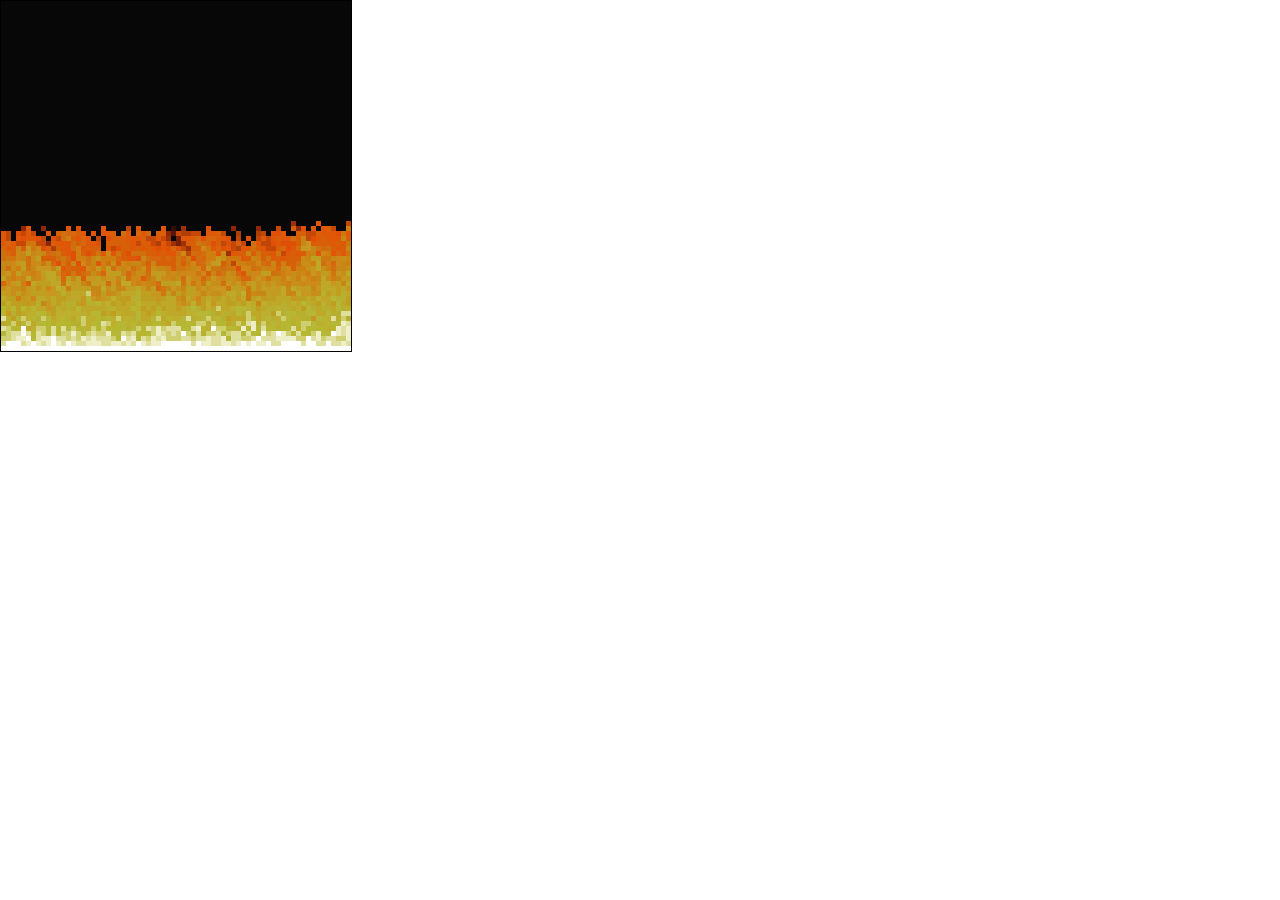
<file: HTML/fire.html>
<!DOCTYPE html>
<html lang="en">

<head>
    <meta charset="UTF-8" />
    <meta name="viewport" content="width=device-width, initial-scale=1.0" />
    <title>FIRE!!!</title>
    <link href="https://fonts.googleapis.com/css?family=Major+Mono+Display|Press+Start+2P" rel="stylesheet" />
    <link rel="stylesheet" href="../CSS/fire.css" />
</head>

<body>
    <div class="container">
        <div id="fire"></div>
    </div>

    <script src="../JS/fire.js"></script>
</body>

</html>
</file>
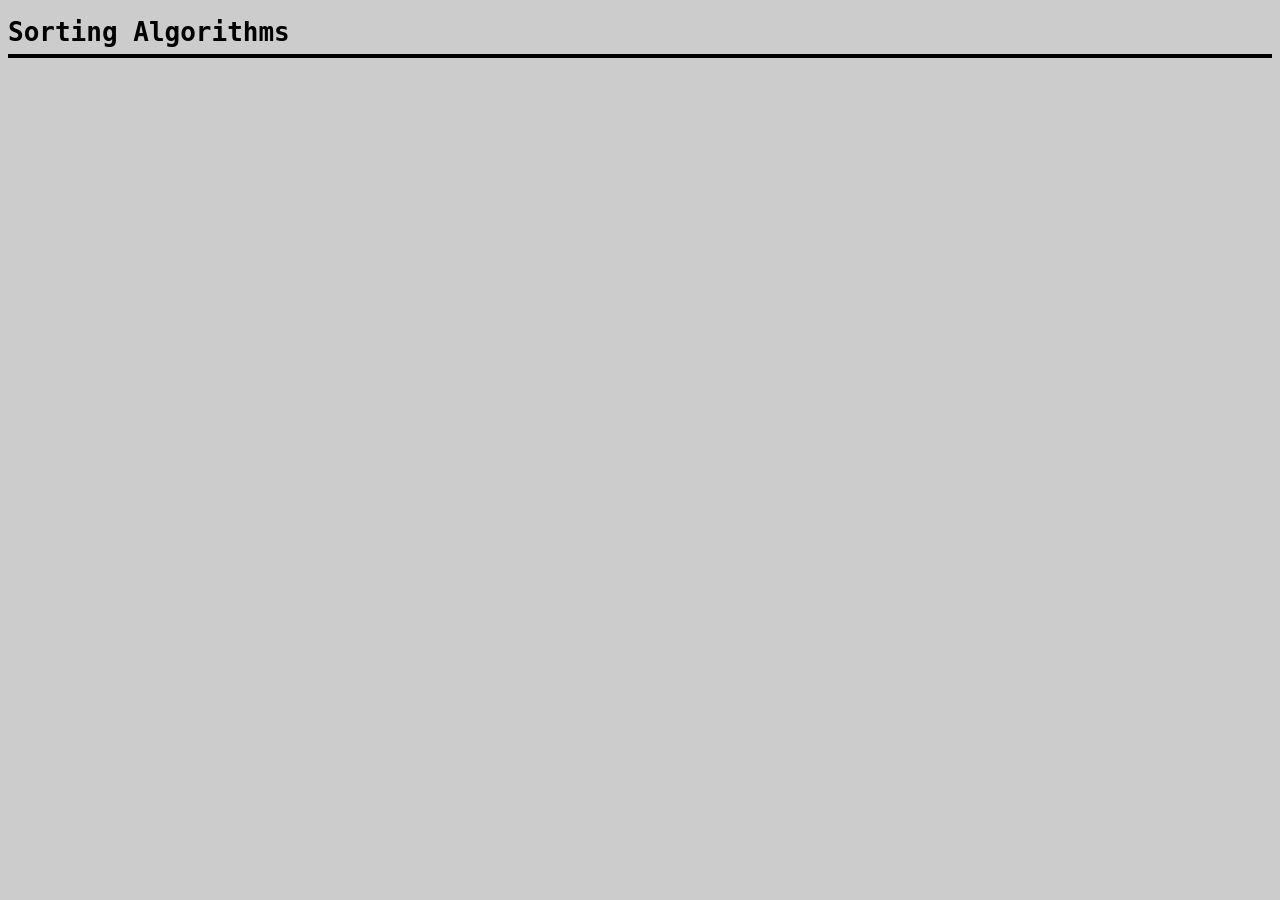
<file: HTML/sort.html>
<!DOCTYPE html>
<html lang="en">

<head>
    <meta charset="UTF-8">
    <meta name="viewport" content="width=device-width, initial-scale=1.0">
    <title>Sorting Algorithms</title>
    <link rel="stylesheet" href="../CSS/sort.css" />
</head>

<body>
    <h1>Sorting Algorithms</h1>
    <hr>
    <canvas id="myCanvas"></canvas>
    <script src="../JS/sort.js"></script>
</body>

</html>
</file>
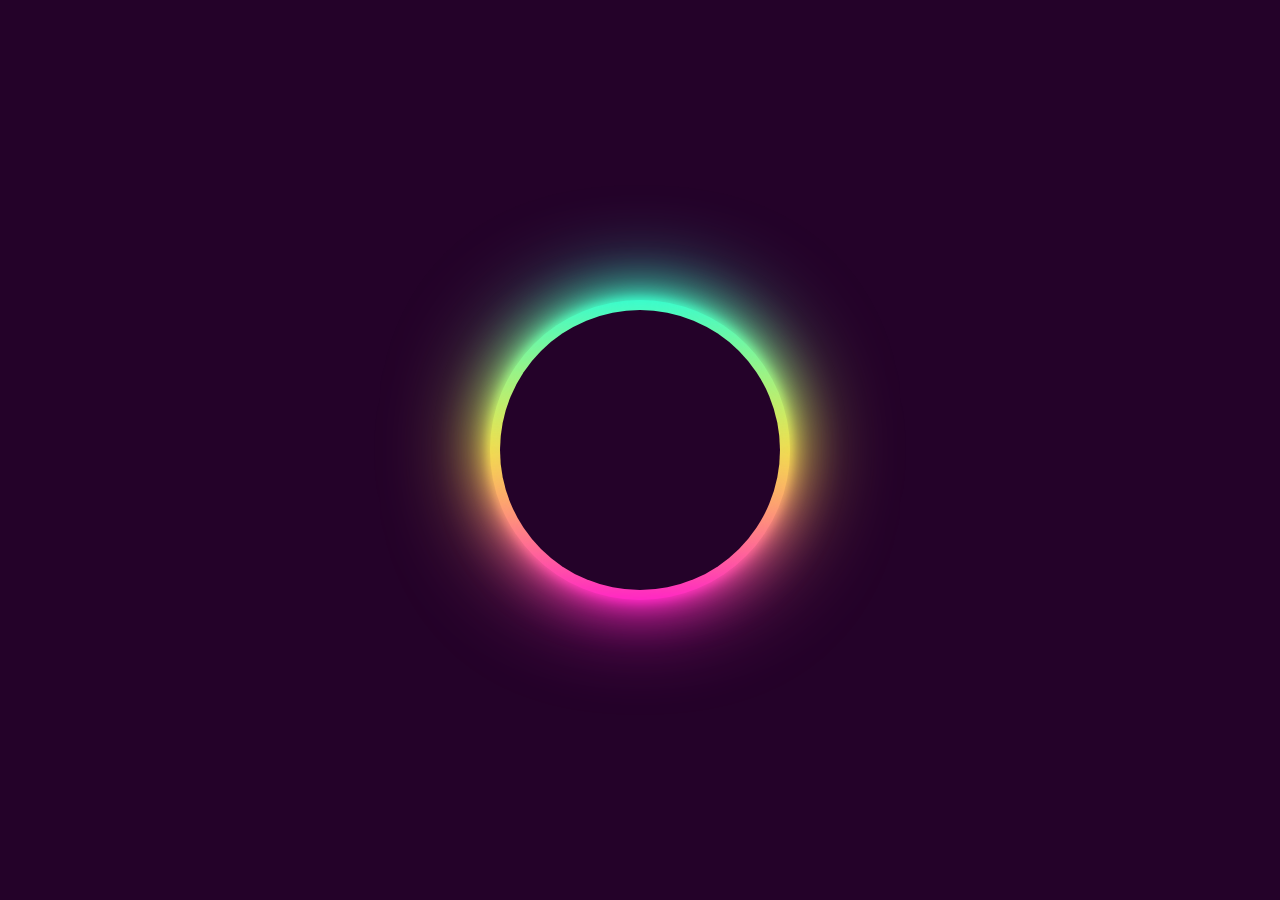
<file: ring/ring.html>
<!DOCTYPE html>
<html lang="en" dir="ltr">

<head>
  <meta charset="utf-8" />
  <title>this is a colorfull ring...</title>
  <link rel="stylesheet" href="ring.css" />
</head>

<body>
  <div class="loader">
    <span> </span>
    <span> </span>
    <span> </span>
    <span> </span>
  </div>
</body>

</html>
</file>
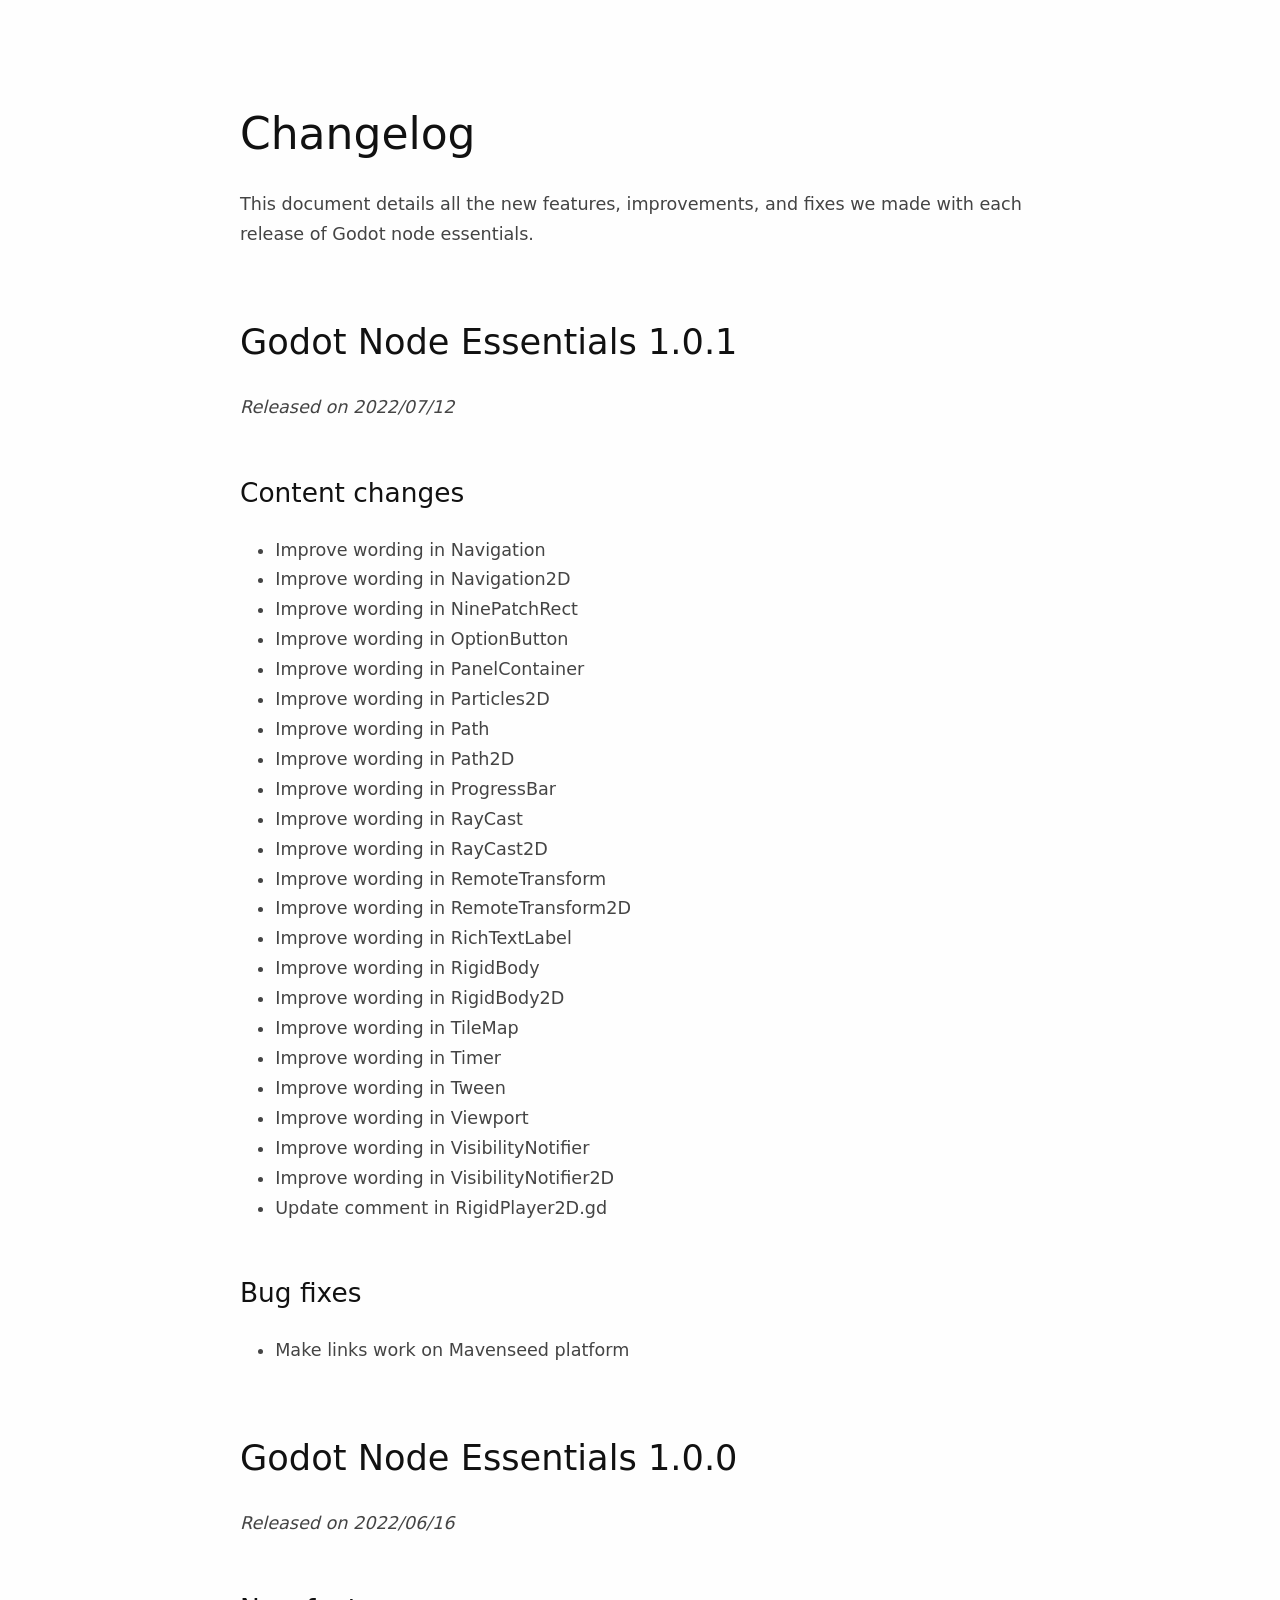
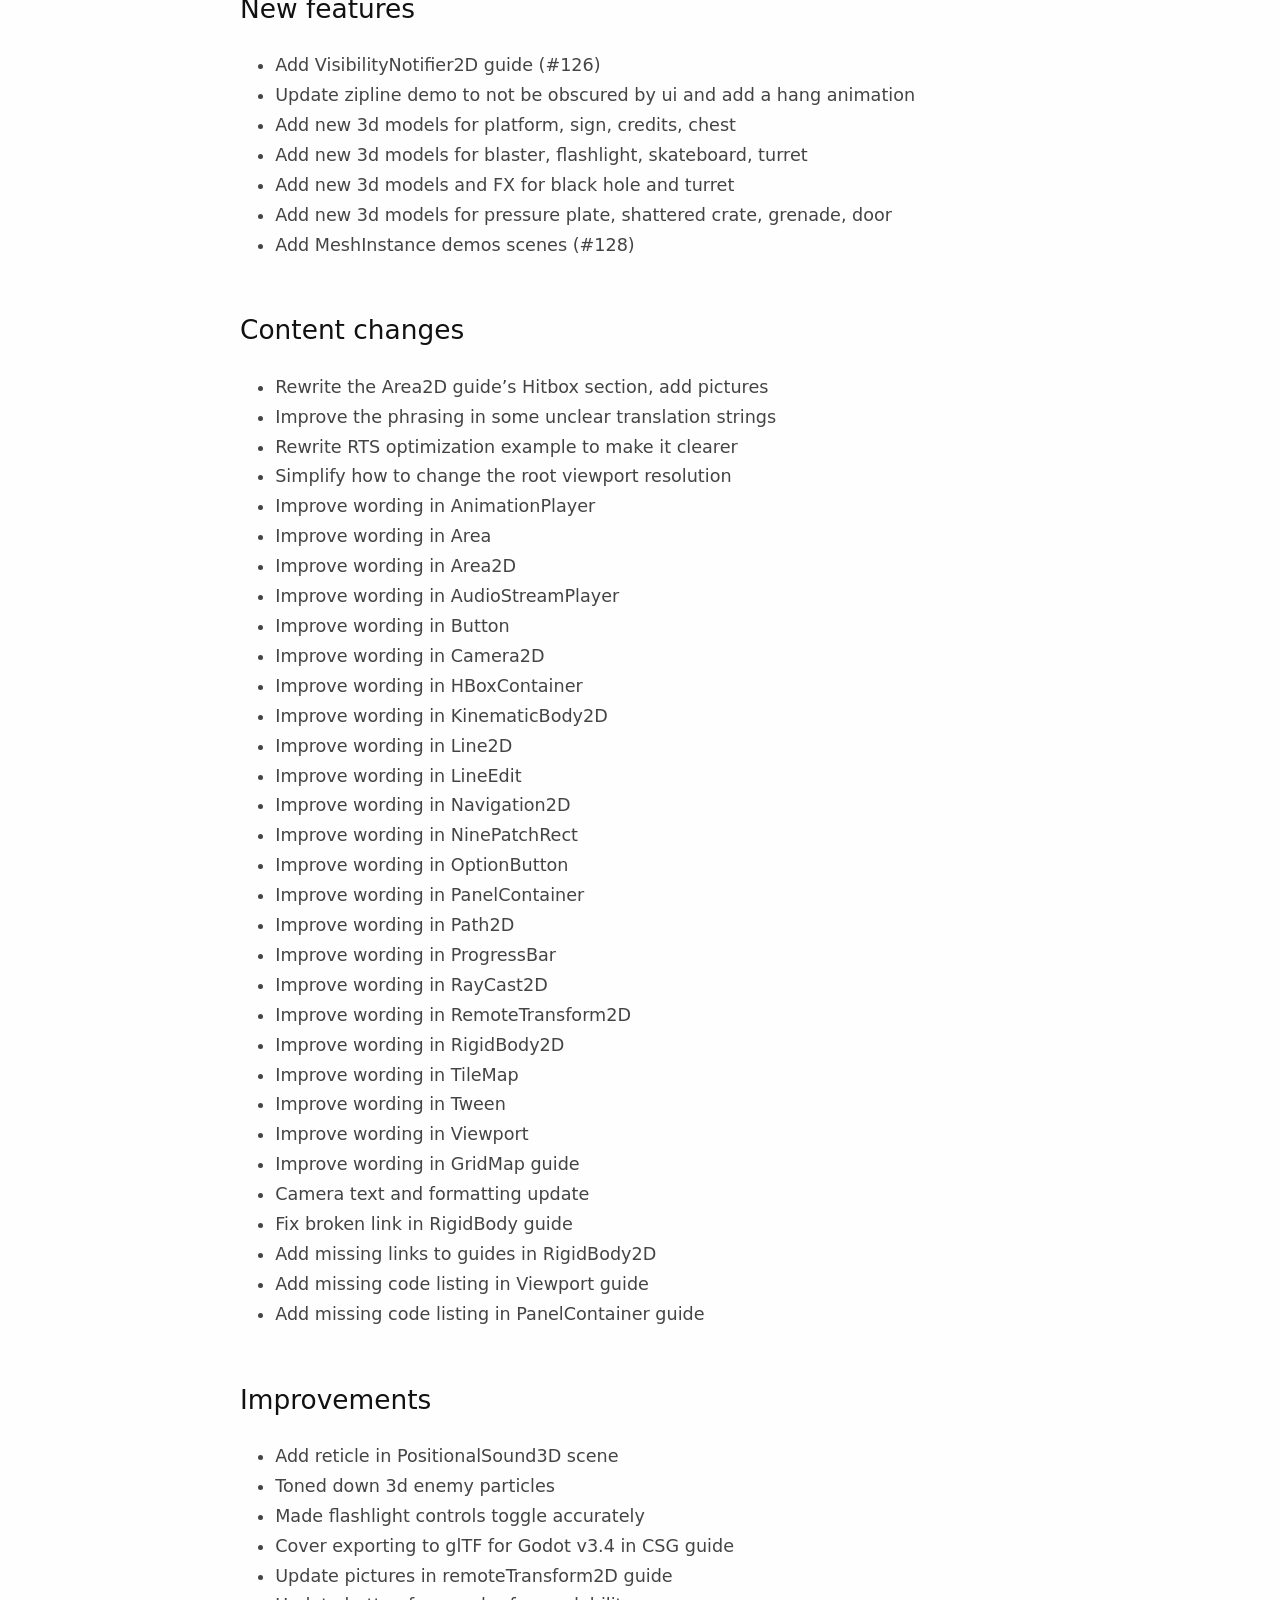
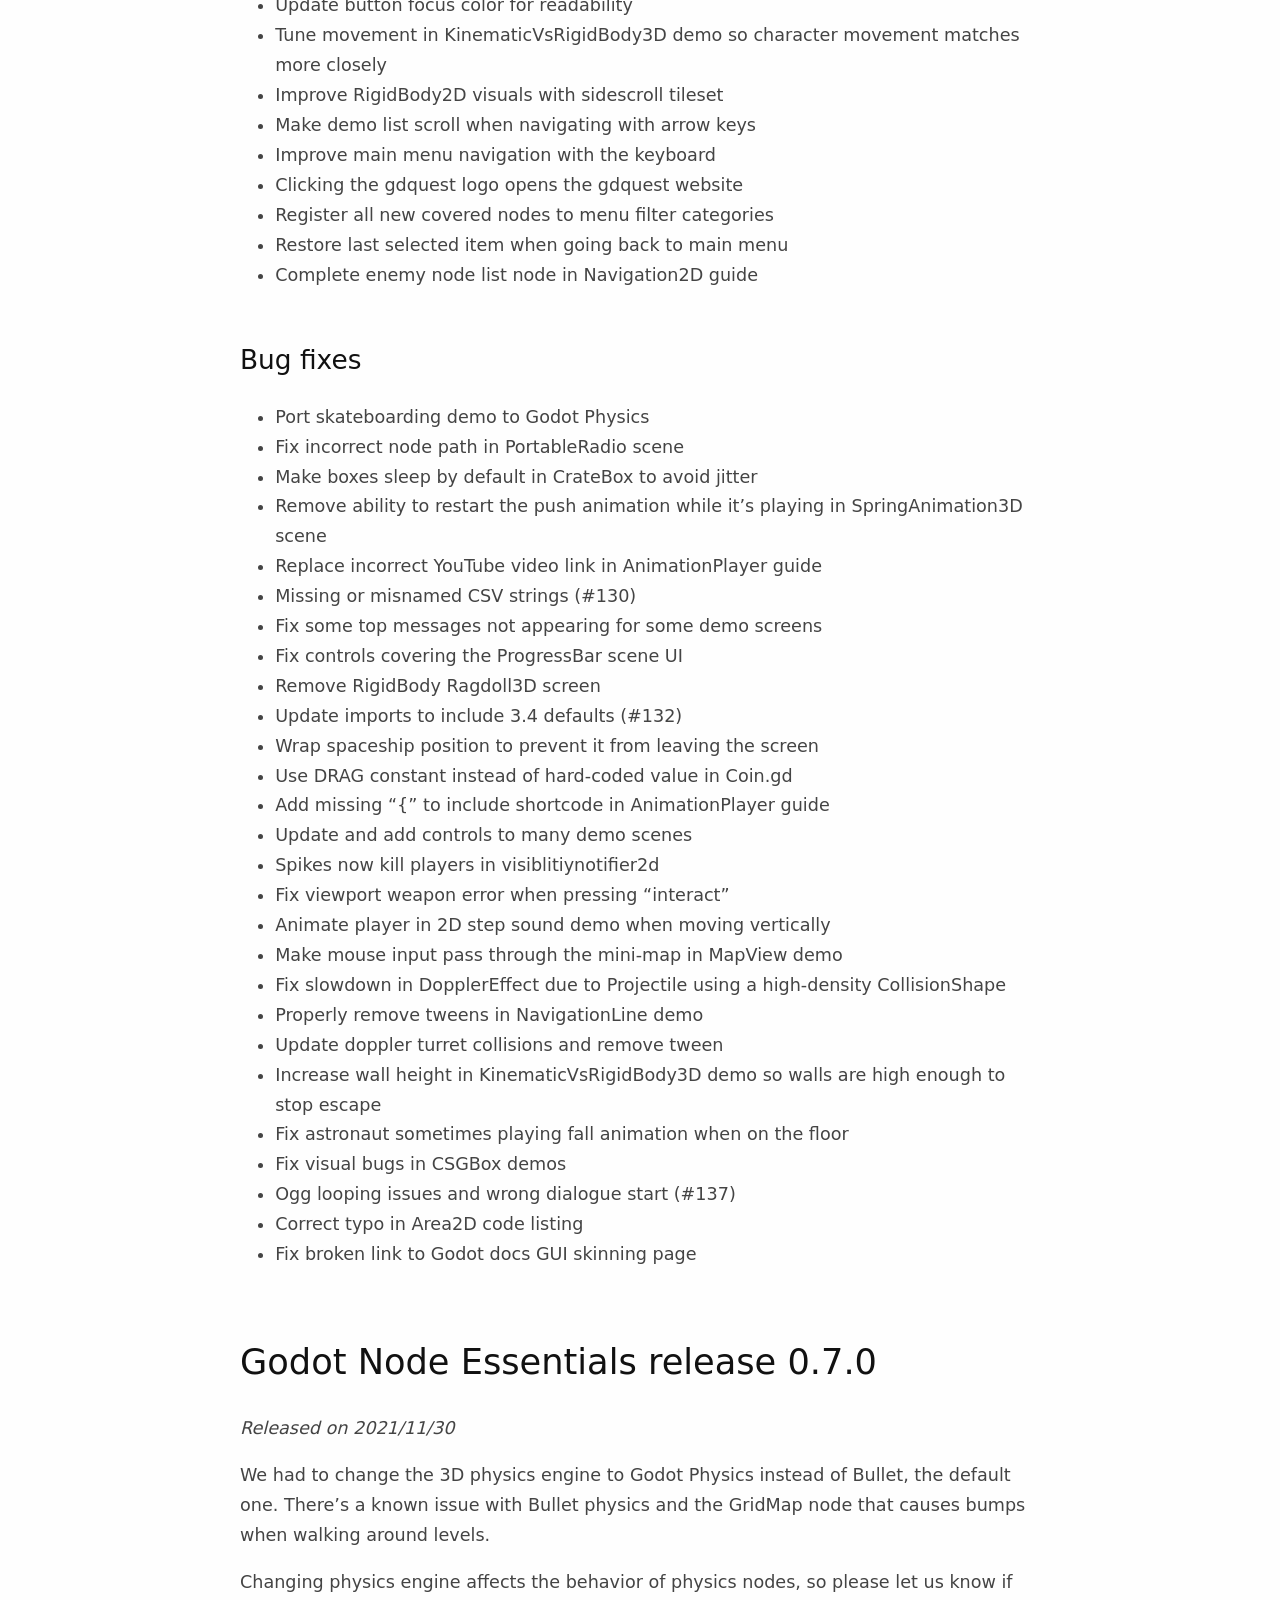
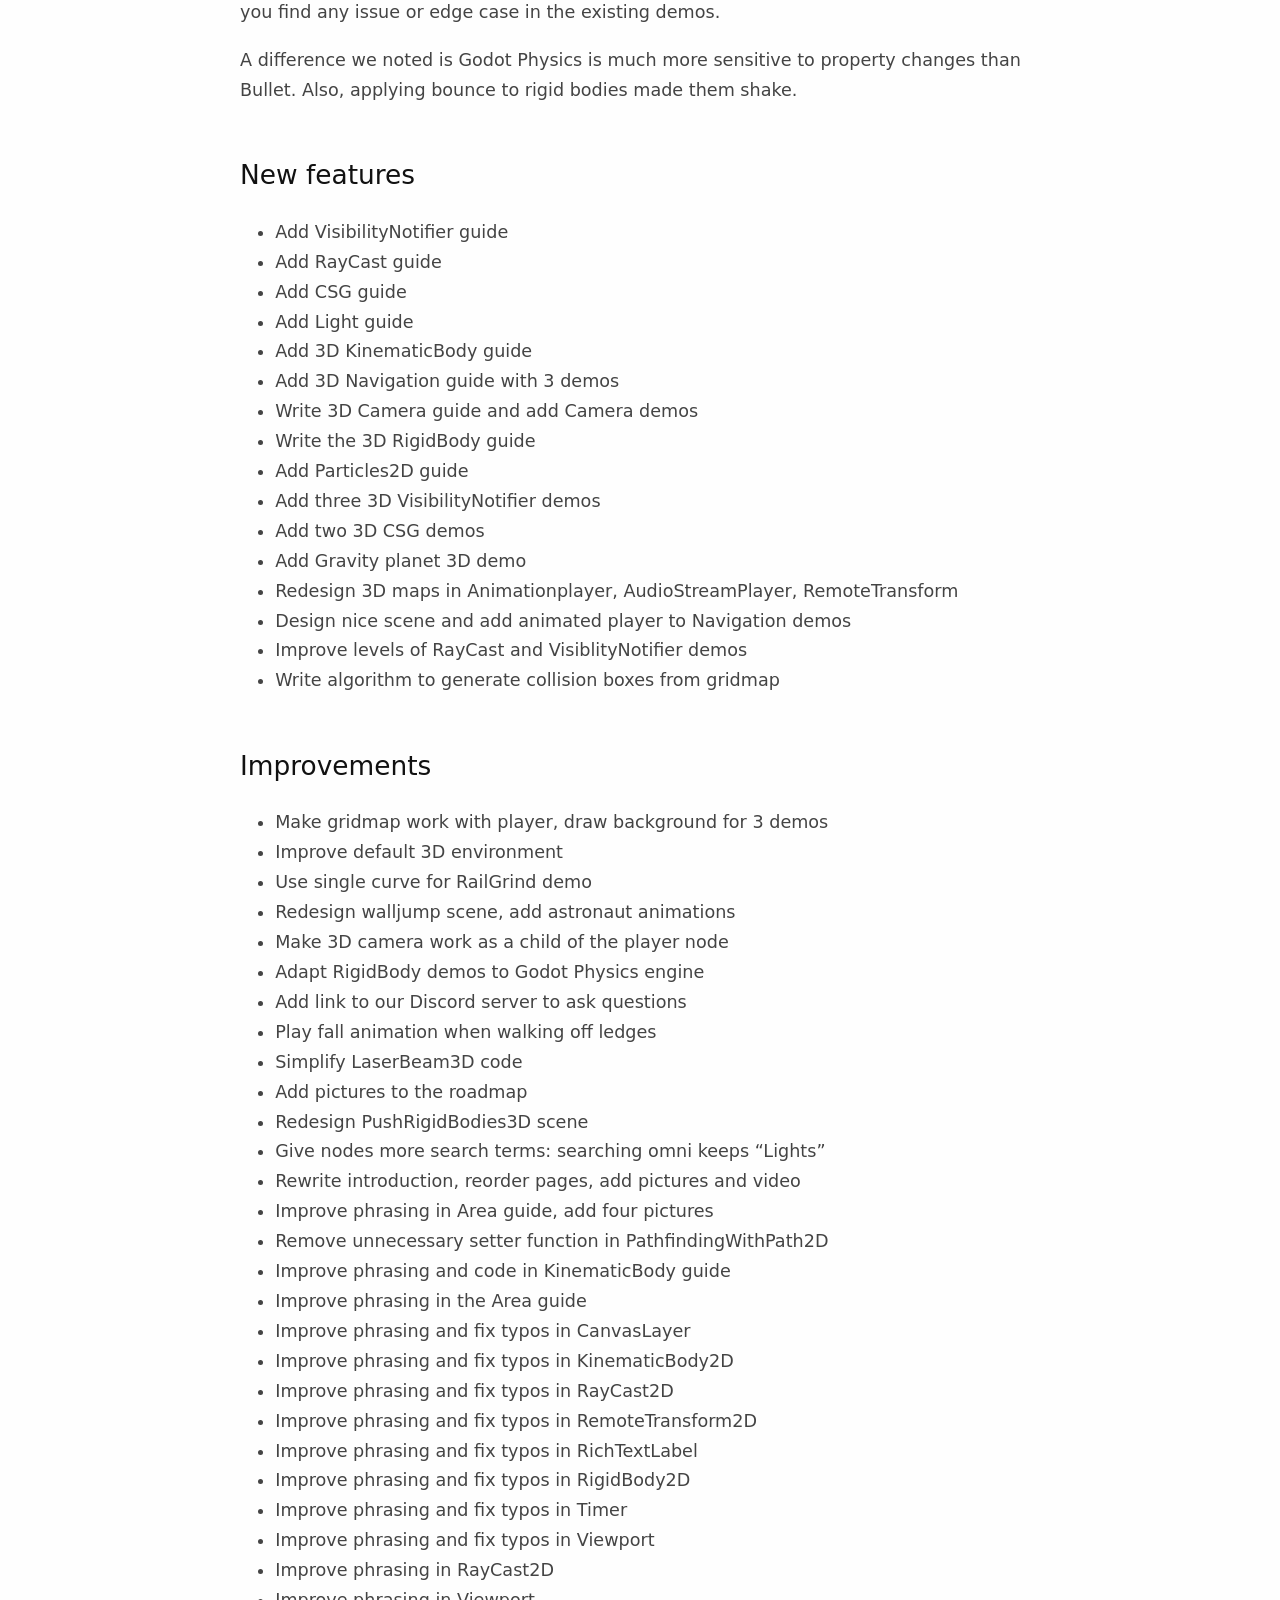
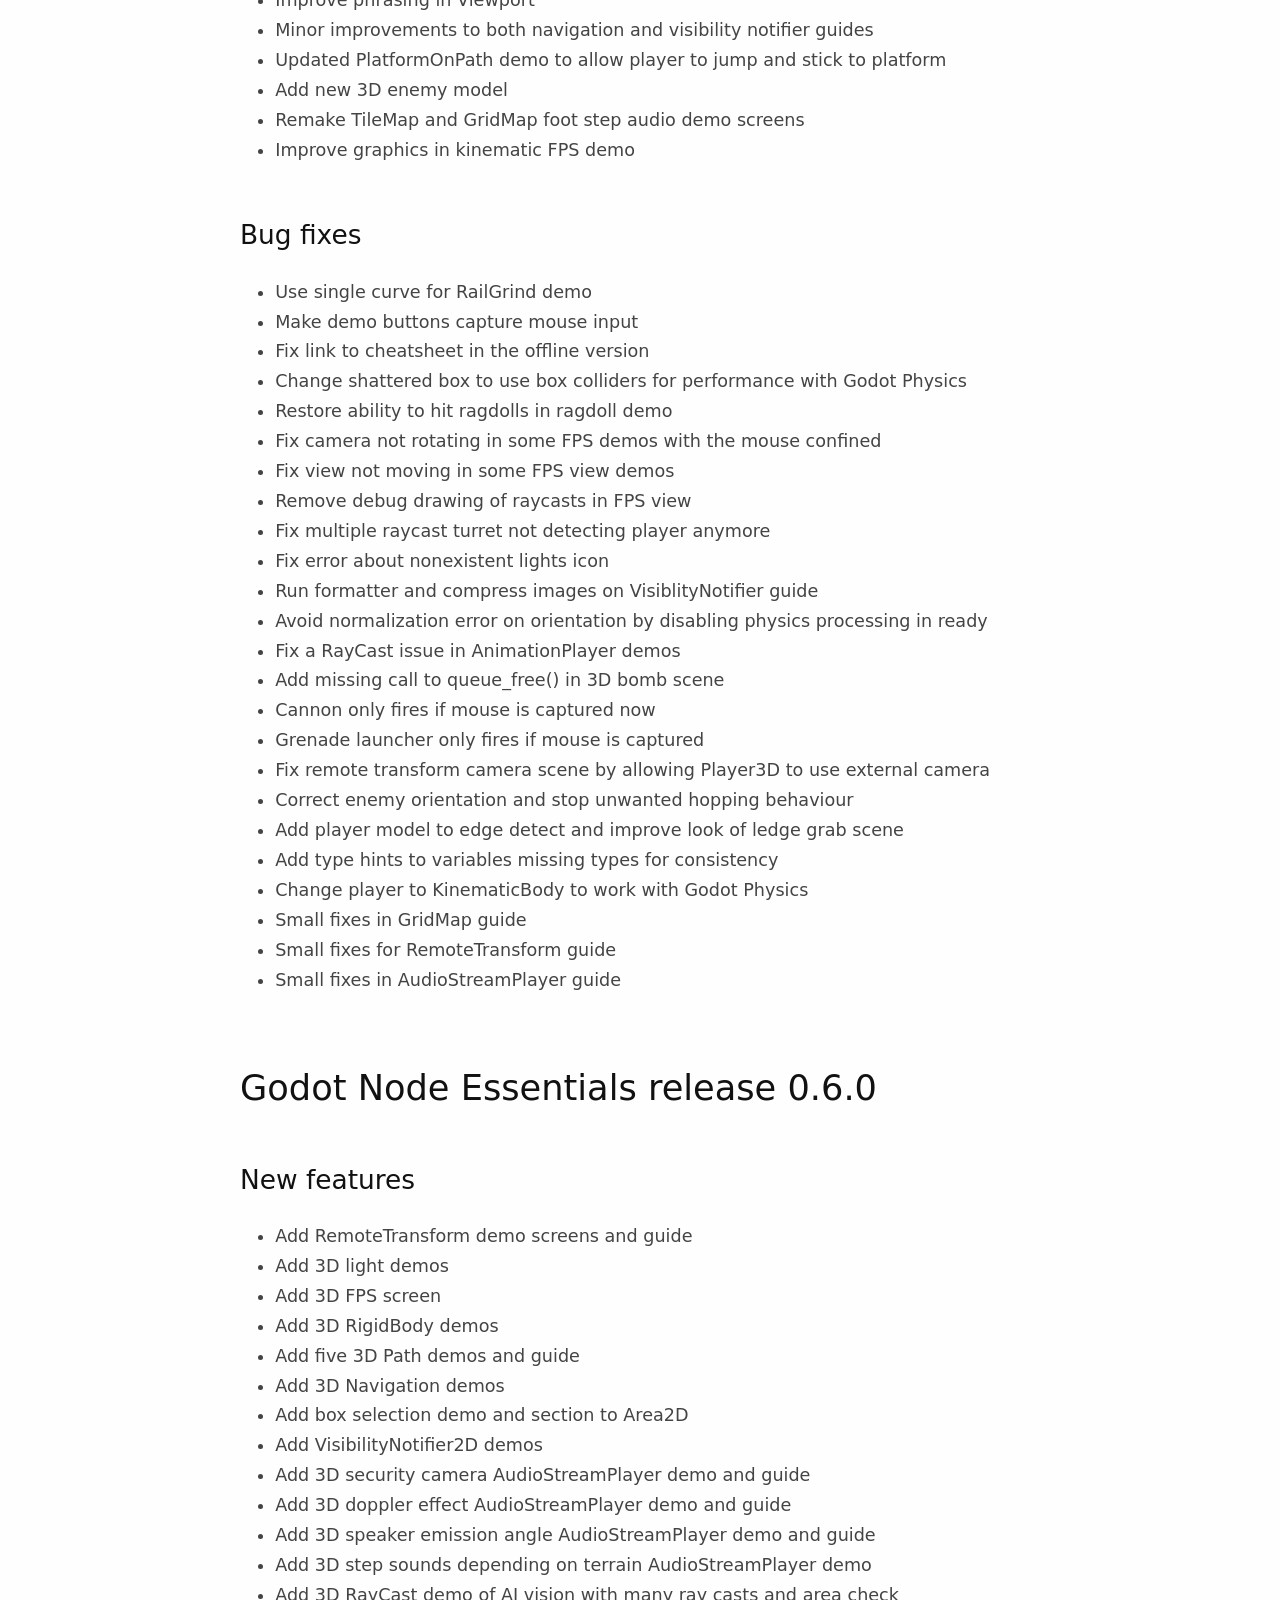
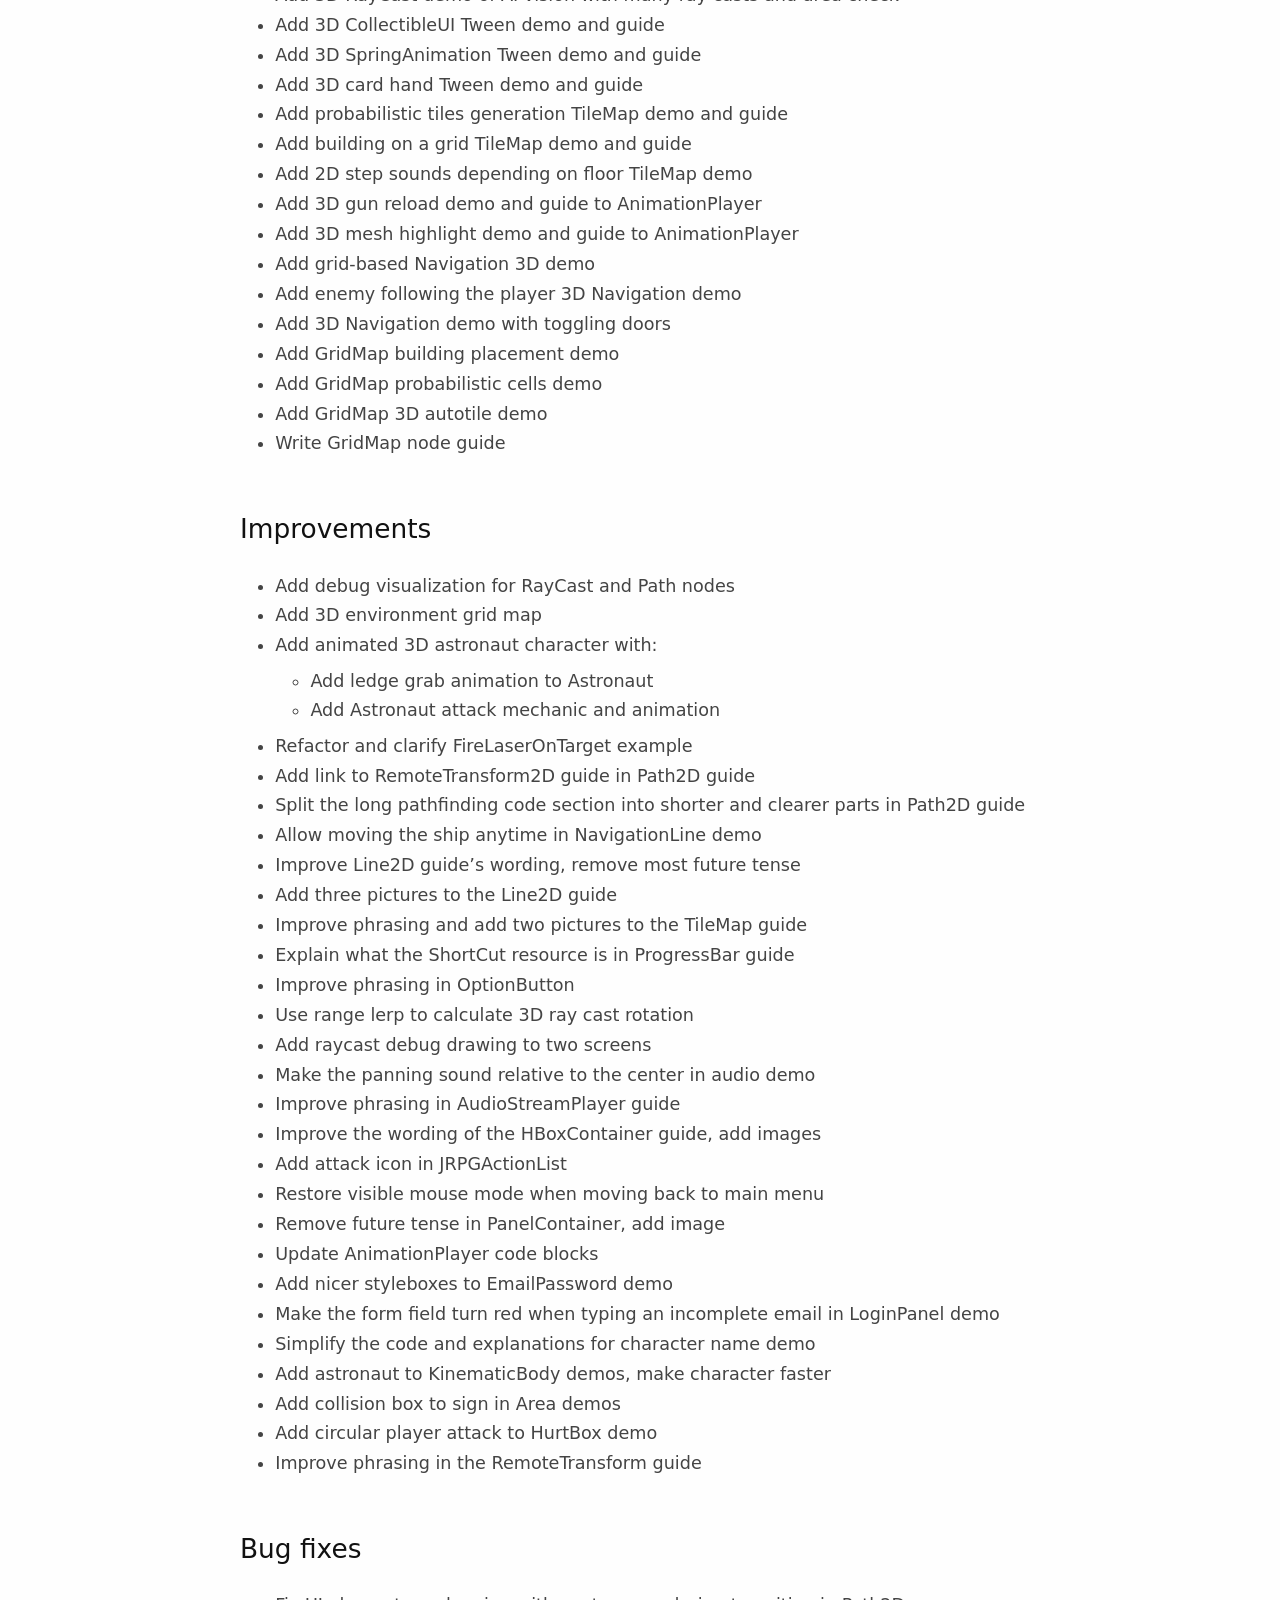
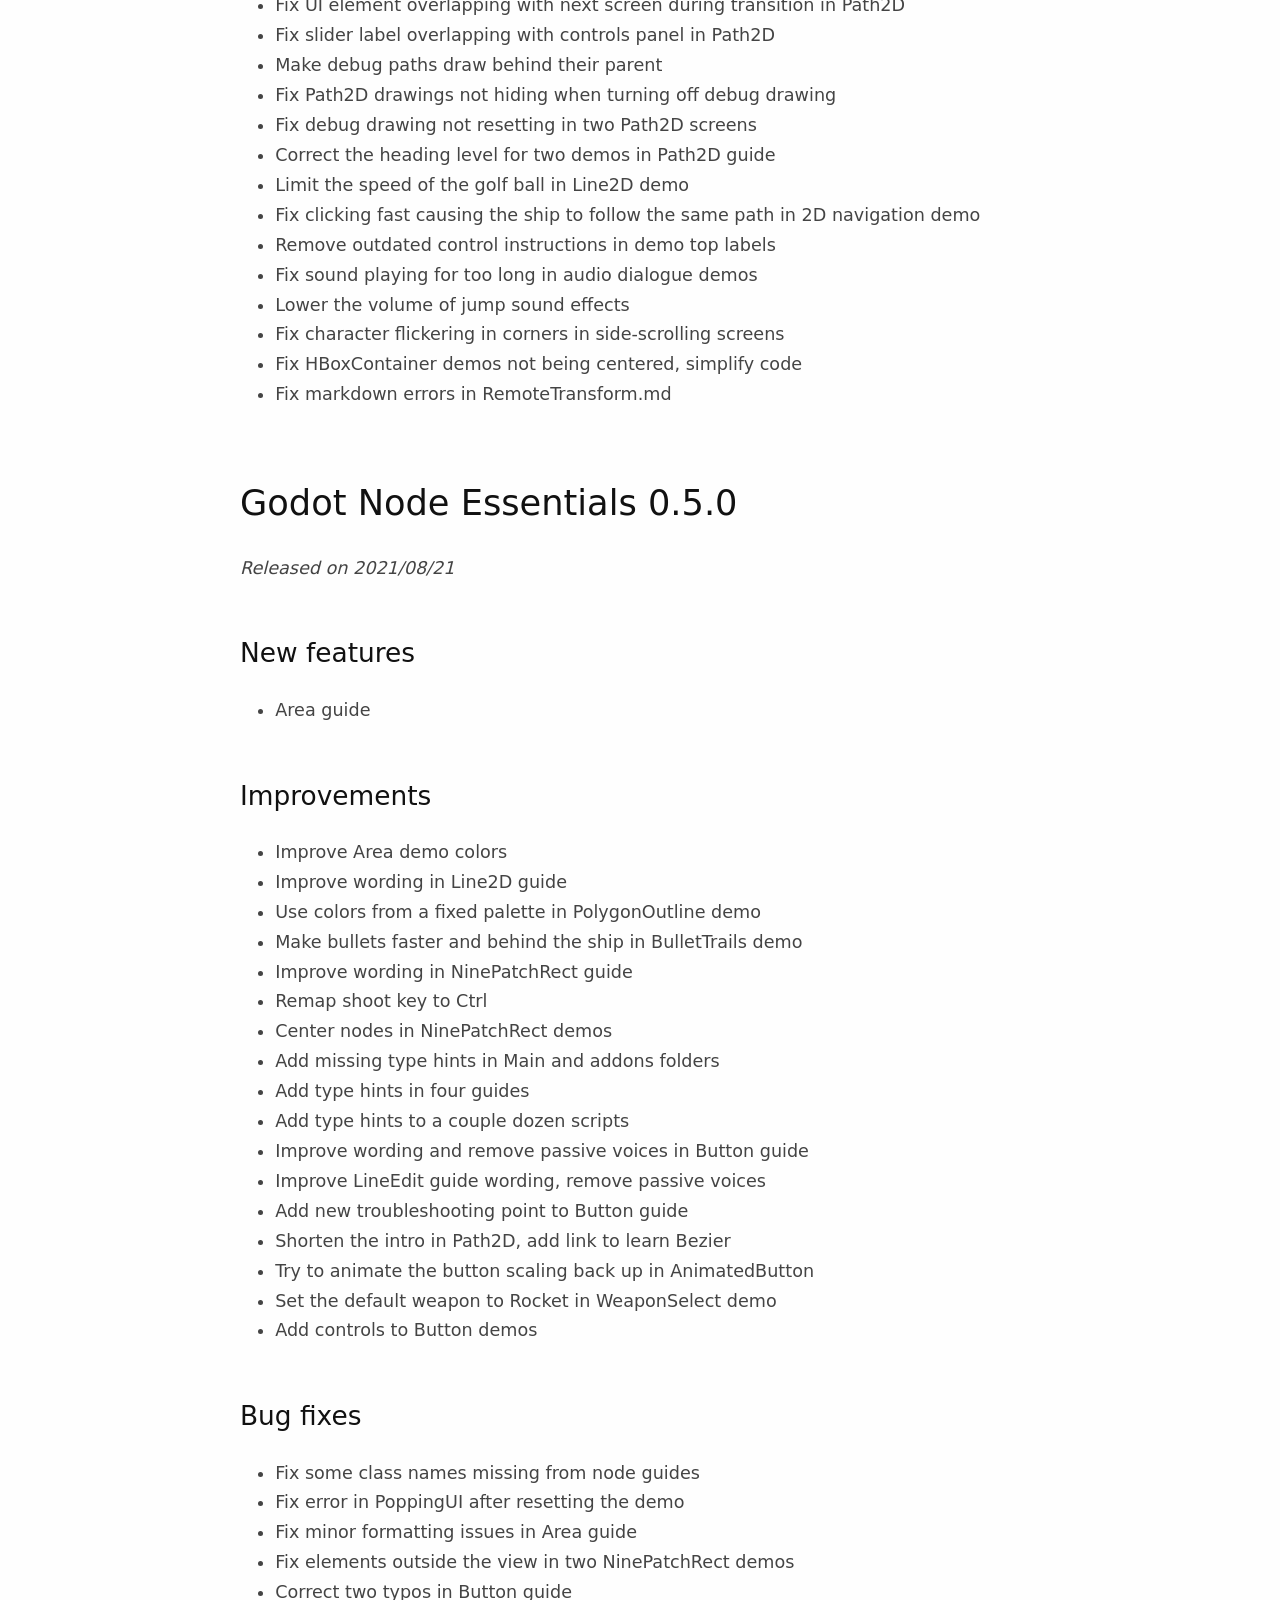
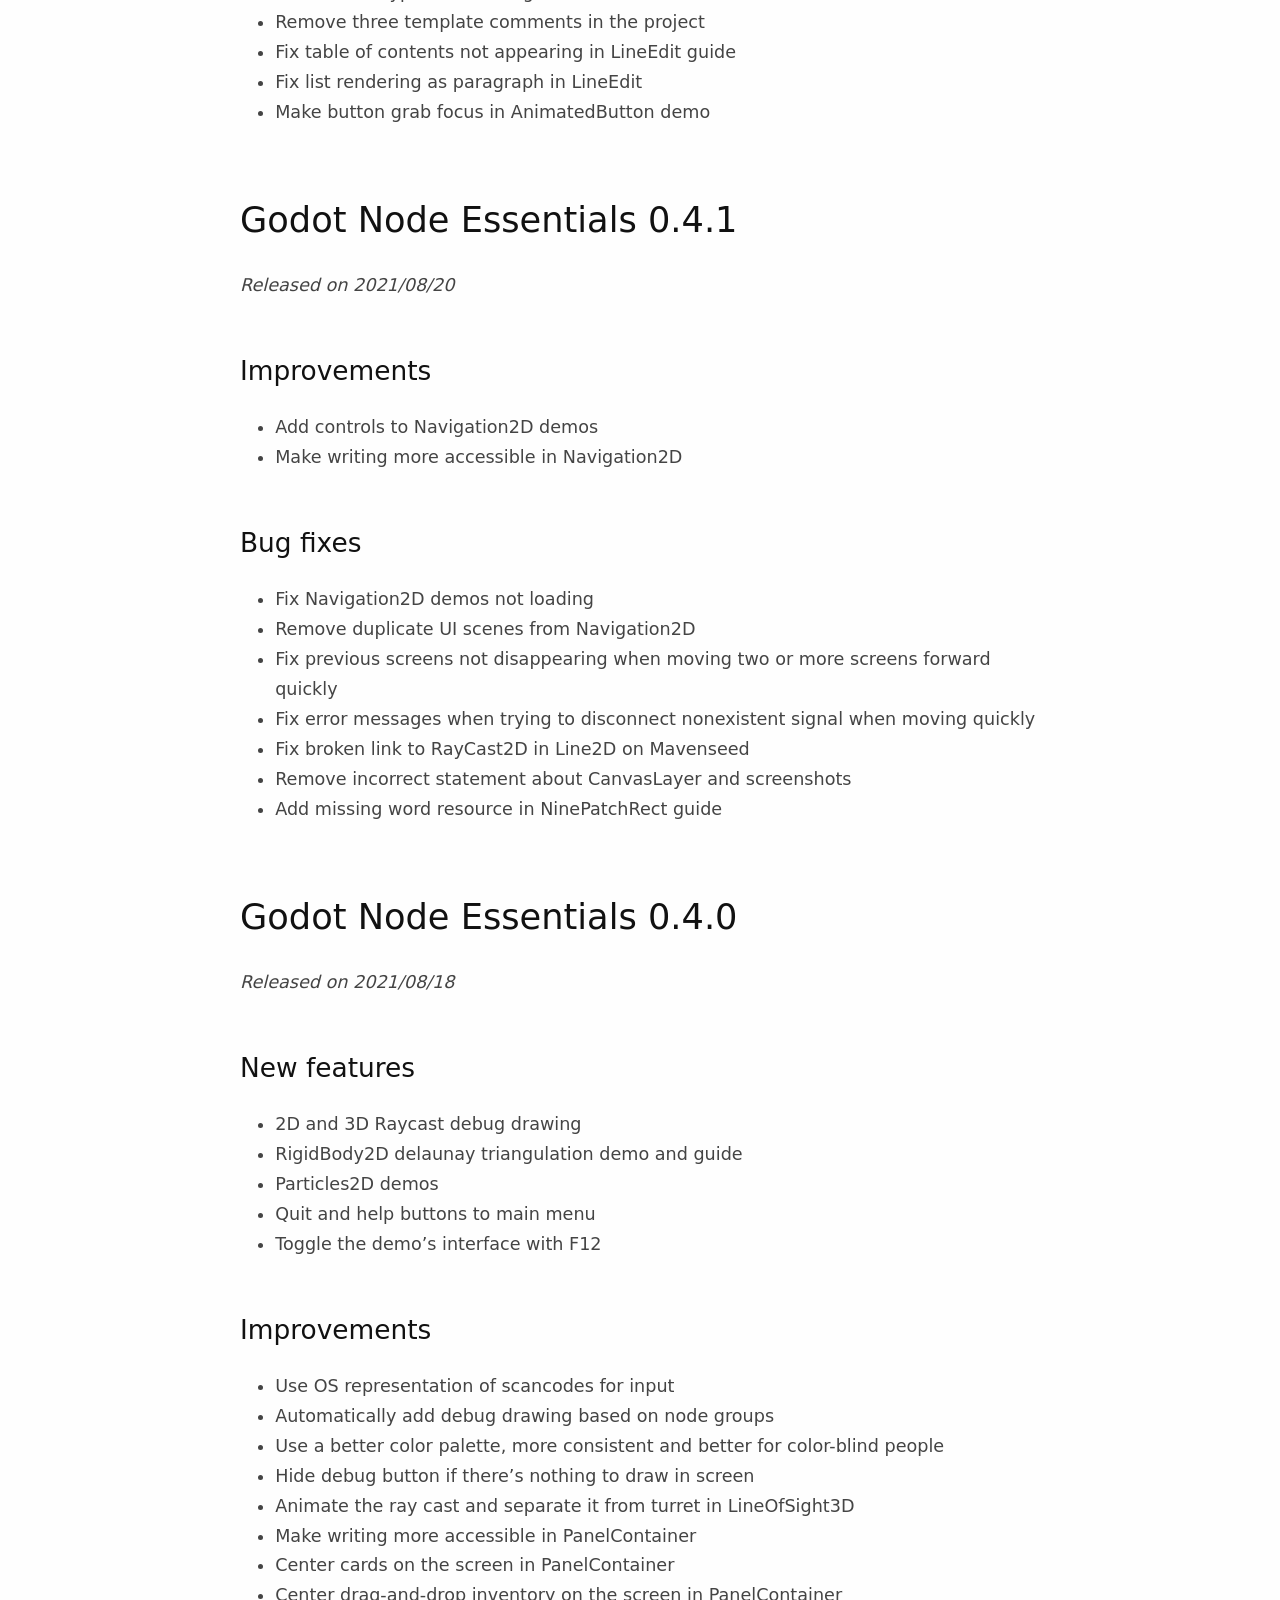
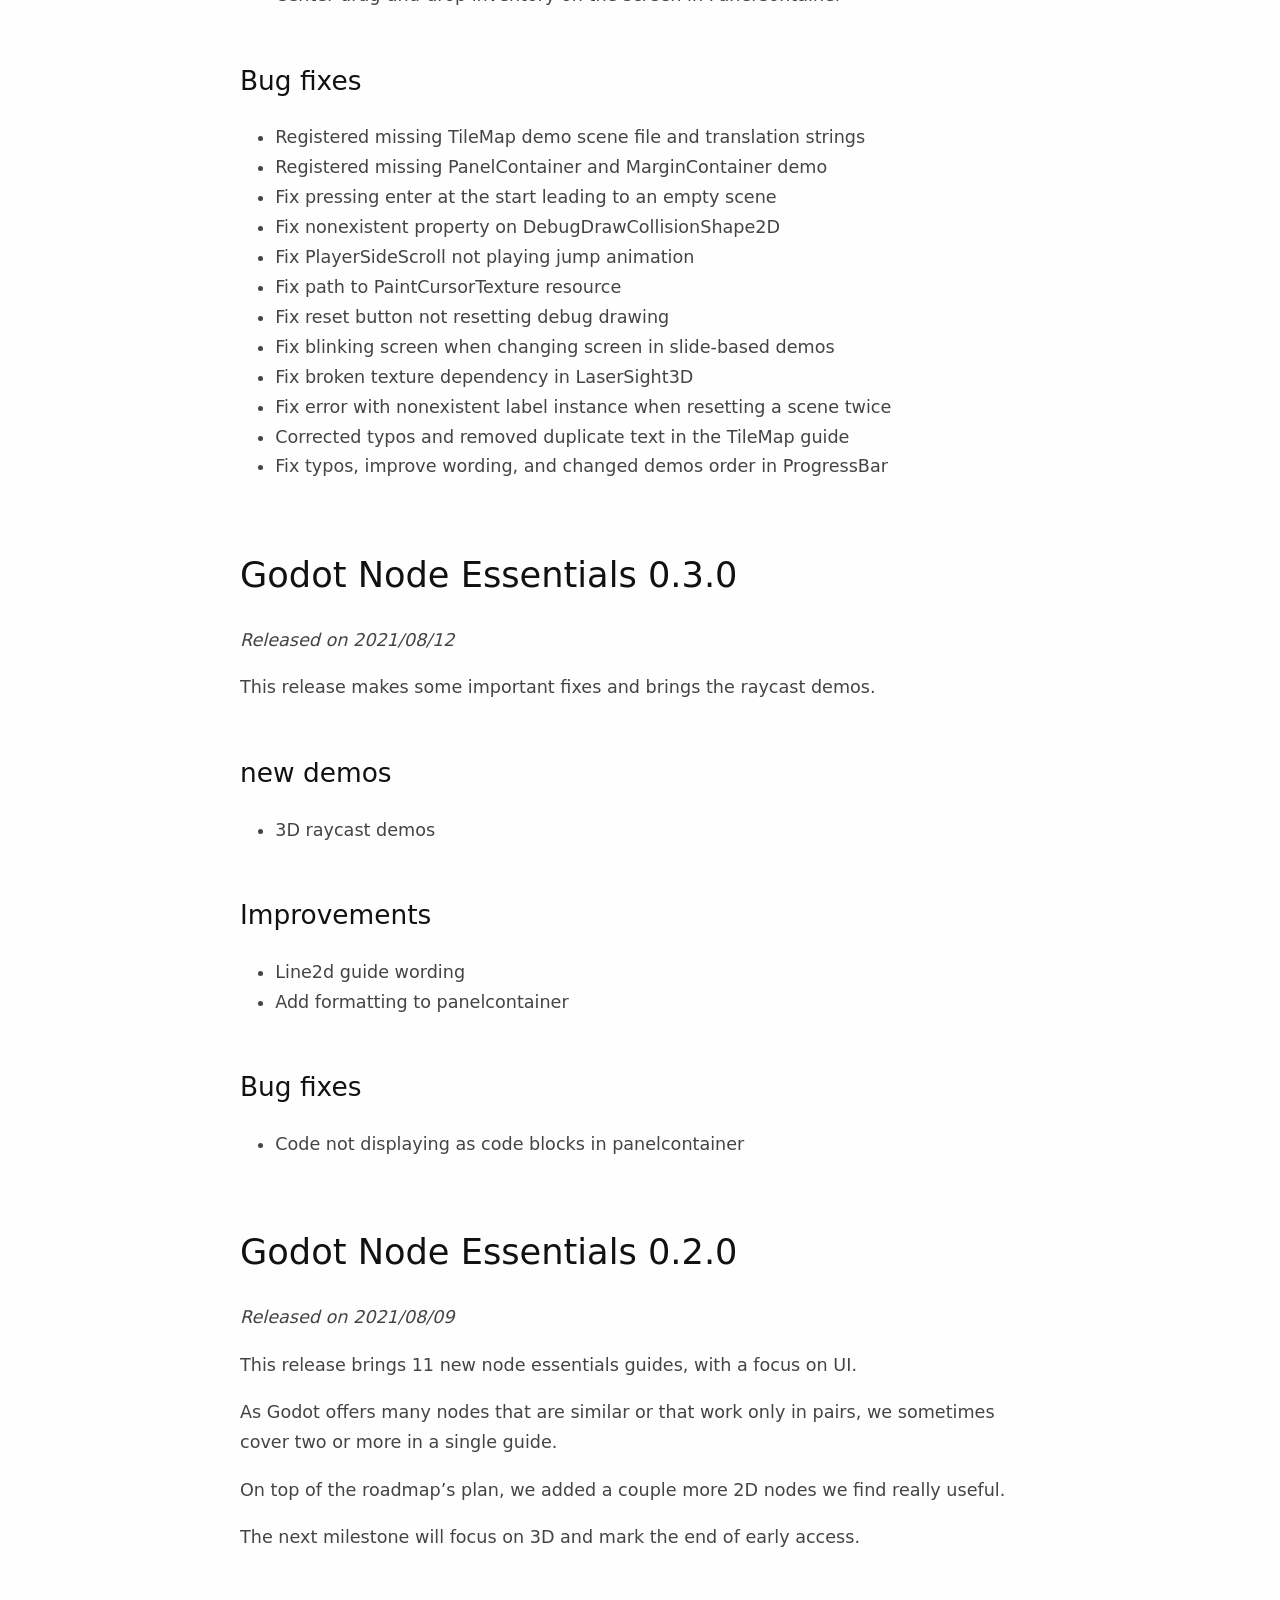
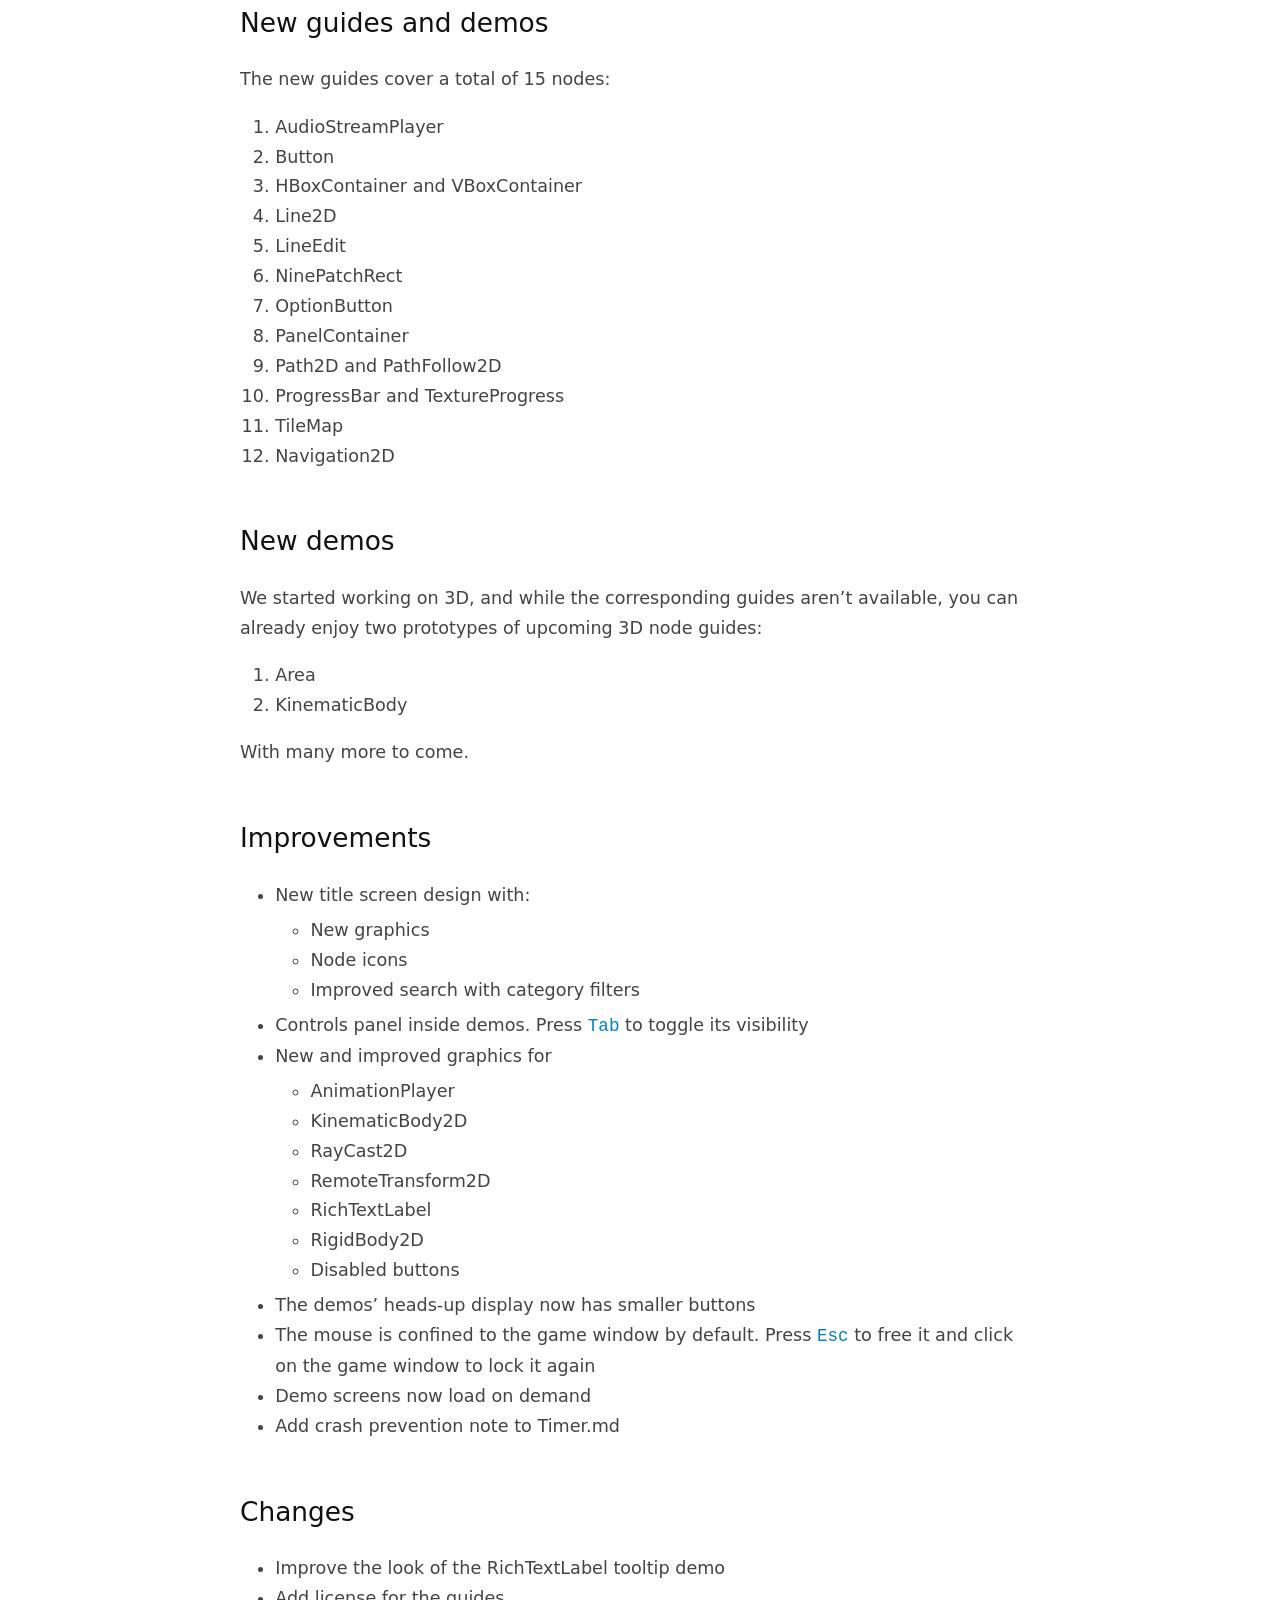
<file: godot-node-essentials-1.0.1/00.introduction/changelog.html>
<!DOCTYPE html>
<html xmlns="http://www.w3.org/1999/xhtml" lang xml:lang>
<head>
  <meta charset="utf-8" />
  <meta name="generator" content="pandoc" />
  <meta name="viewport" content="width=device-width, initial-scale=1.0, user-scalable=yes" />
  <title>changelog</title>
  <style>
    code{white-space: pre-wrap;}
    span.smallcaps{font-variant: small-caps;}
    span.underline{text-decoration: underline;}
    div.column{display: inline-block; vertical-align: top; width: 50%;}
    div.hanging-indent{margin-left: 1.5em; text-indent: -1.5em;}
    ul.task-list{list-style: none;}
    .display.math{display: block; text-align: center; margin: 0.5rem auto;}
  </style>
  <style type="text/css">:root {--color-caption: grey;--color-blue: #26bfe3;--color-samp: #0084b8;--color-green: #02e180;--color-orange: #f2971a;--color-pink: #e3266f;--color-bg: #fff;--color-bg-alt: #f5f5f5;--color-text-header: #fff;--color-text-body: #95989a;--padding: 20px;--padding-inv: calc(-1 * var(--padding));--fonts: 'Open Sans', -apple-system, system-ui, 'Segoe UI', 'Roboto','Helvetica Neue', Arial, sans-serif;--font-size: 1.1rem;}html {font-size: 100%;}body {color: #444;font-family: var(--fonts);font-size: var(--font-size);line-height: 1.7;padding: 1em;margin: auto;max-width: 800px;background: #fefefe;}a {color: #0645ad;text-decoration: none;}a:visited {color: #0b0080;}a:hover {color: #06e;}a:active {color: #faa700;}a:focus {outline: thin dotted;}a::selection {background: rgba(255, 255, 0, 0.3);color: #0645ad;}*::selection {background: rgba(255, 255, 0, 0.3);color: #000;}p {margin: 1em 0;}header {display: none;}.caption {text-align: center;color: var(--color-caption);font-style: italic;}.note,.tips,.warning {display: block;width: calc(100% - var(--padding) * 2);padding: 0 var(--padding);padding-bottom: var(--padding);background-color: var(--color-bg-alt);}.note:before,.tips:before,.warning:before {display: block;margin: 0 var(--padding-inv) 10px var(--padding-inv);padding-left: var(--padding);font-style: bold;color: white;}.note:before {content: 'Note';background-color: var(--color-blue);}.tips:before {content: 'Tips';background-color: var(--color-pink);}.warning:before {content: 'Warning';background-color: var(--color-orange);}img {max-width: 100%;}h1,h2,h3,h4,h5,h6 {color: #111;line-height: 125%;margin-top: 2em;font-weight: normal;}h4,h5,h6 {font-weight: bold;}h1 {font-size: 2.5em;}h2 {font-size: 2em;}h3 {font-size: 1.5em;}h4 {font-size: 1.2em;}blockquote {color: #666666;margin: 0;padding-left: 3em;border-left: 0.5em #eee solid;}hr {display: block;height: 2px;border: 0;border-top: 1px solid #aaa;border-bottom: 1px solid #eee;margin: 1em 0;padding: 0;}pre,code,kbd,samp {color: var(--color-samp);font-family: monospace, monospace;}pre {padding: 1em;font-size: 14px;white-space: pre-wrap;word-wrap: break-word;}code {white-space: pre-wrap;}.sourceCode {color: inherit;}b,strong {font-weight: bold;}dfn {font-style: italic;color: var(--color-blue);}ins {background: #ff9;color: #000;text-decoration: none;}ul,ol {margin: 1em 0;padding: 0 0 0 2em;}li p:last-child {margin-bottom: 0;}ul ul,ol ol {margin: 0.3em 0;}dl {margin-bottom: 1em;}dt {font-weight: bold;margin-bottom: 0.8em;}dd {margin: 0 0 0.8em 2em;}dd:last-child {margin-bottom: 0;}img {border: 0;-ms-interpolation-mode: bicubic;vertical-align: middle;}figure {display: block;text-align: center;margin: 1em 0;}figure img {border: none;margin: 0 auto;}figcaption {font-size: 0.8em;font-style: italic;margin: 0 0 0.8em;}.author {font-size: 1.2em;text-align: center;}tag {min-width: 3.2em;text-align: center;border-radius: 8px;padding: 0 4px;margin-bottom: 0;margin-top: 4px;margin-right: 0.2em;display: inline-block;color: white;}tag.update {background: var(--color-blue);}tag.new {background: var(--color-green);}tag.update:after {content: 'update';}tag.new:after {content: 'new';}button {background-color: var(--color-blue);color: white;border: none;cursor: pointer;line-height: 2rem;font-size: 1.2rem;margin: 0.75rem 0;overflow: visible;padding: 0.75rem 1.5rem;border-radius: 1rem;transition: background-color 0.5;white-space: nowrap;}.video-youtube {background-color: #000;position: relative;cursor: pointer;}.video-youtube > .playbutton {pointer-events: none;width: 90px;height: 60px;background-color: #333;box-shadow: 0 0 18px rgba(0, 0, 0, 0.6);z-index: 1;opacity: 0.8;border-radius: 6px;}.playbutton:before {content: '';border-style: solid;border-width: 15px 0 15px 26px;border-color: transparent transparent transparent #fff;}.video-youtube > img,.video-youtube > .playbutton {cursor: pointer;}.video-youtube > img,.video-youtube > .playbutton,.video-youtube > .playbutton:before {position: absolute;}.playbutton,.playbutton:before {top: 50%;left: 50%;transform: translate3d(-50%, -50%, 0);}.godot-icon-class {white-space: nowrap;}</style>
  <!--[if lt IE 9]>
    <script src="//cdnjs.cloudflare.com/ajax/libs/html5shiv/3.7.3/html5shiv-printshiv.min.js"></script>
  <![endif]-->
</head>
<body>
<header id="title-block-header">
<h1 class="title">changelog</h1>
</header>
<h1 id="changelog">Changelog</h1>
<p>This document details all the new features, improvements, and fixes
we made with each release of Godot node essentials.</p>
<h2 id="godot-node-essentials-1.0.1">Godot Node Essentials 1.0.1</h2>
<p><em>Released on 2022/07/12</em></p>
<h3 id="content-changes">Content changes</h3>
<ul>
<li>Improve wording in Navigation</li>
<li>Improve wording in Navigation2D</li>
<li>Improve wording in NinePatchRect</li>
<li>Improve wording in OptionButton</li>
<li>Improve wording in PanelContainer</li>
<li>Improve wording in Particles2D</li>
<li>Improve wording in Path</li>
<li>Improve wording in Path2D</li>
<li>Improve wording in ProgressBar</li>
<li>Improve wording in RayCast</li>
<li>Improve wording in RayCast2D</li>
<li>Improve wording in RemoteTransform</li>
<li>Improve wording in RemoteTransform2D</li>
<li>Improve wording in RichTextLabel</li>
<li>Improve wording in RigidBody</li>
<li>Improve wording in RigidBody2D</li>
<li>Improve wording in TileMap</li>
<li>Improve wording in Timer</li>
<li>Improve wording in Tween</li>
<li>Improve wording in Viewport</li>
<li>Improve wording in VisibilityNotifier</li>
<li>Improve wording in VisibilityNotifier2D</li>
<li>Update comment in RigidPlayer2D.gd</li>
</ul>
<h3 id="bug-fixes">Bug fixes</h3>
<ul>
<li>Make links work on Mavenseed platform</li>
</ul>
<h2 id="godot-node-essentials-1.0.0">Godot Node Essentials 1.0.0</h2>
<p><em>Released on 2022/06/16</em></p>
<h3 id="new-features">New features</h3>
<ul>
<li>Add VisibilityNotifier2D guide (#126)</li>
<li>Update zipline demo to not be obscured by ui and add a hang
animation</li>
<li>Add new 3d models for platform, sign, credits, chest</li>
<li>Add new 3d models for blaster, flashlight, skateboard, turret</li>
<li>Add new 3d models and FX for black hole and turret</li>
<li>Add new 3d models for pressure plate, shattered crate, grenade,
door</li>
<li>Add MeshInstance demos scenes (#128)</li>
</ul>
<h3 id="content-changes-1">Content changes</h3>
<ul>
<li>Rewrite the Area2D guide’s Hitbox section, add pictures</li>
<li>Improve the phrasing in some unclear translation strings</li>
<li>Rewrite RTS optimization example to make it clearer</li>
<li>Simplify how to change the root viewport resolution</li>
<li>Improve wording in AnimationPlayer</li>
<li>Improve wording in Area</li>
<li>Improve wording in Area2D</li>
<li>Improve wording in AudioStreamPlayer</li>
<li>Improve wording in Button</li>
<li>Improve wording in Camera2D</li>
<li>Improve wording in HBoxContainer</li>
<li>Improve wording in KinematicBody2D</li>
<li>Improve wording in Line2D</li>
<li>Improve wording in LineEdit</li>
<li>Improve wording in Navigation2D</li>
<li>Improve wording in NinePatchRect</li>
<li>Improve wording in OptionButton</li>
<li>Improve wording in PanelContainer</li>
<li>Improve wording in Path2D</li>
<li>Improve wording in ProgressBar</li>
<li>Improve wording in RayCast2D</li>
<li>Improve wording in RemoteTransform2D</li>
<li>Improve wording in RigidBody2D</li>
<li>Improve wording in TileMap</li>
<li>Improve wording in Tween</li>
<li>Improve wording in Viewport</li>
<li>Improve wording in GridMap guide</li>
<li>Camera text and formatting update</li>
<li>Fix broken link in RigidBody guide</li>
<li>Add missing links to guides in RigidBody2D</li>
<li>Add missing code listing in Viewport guide</li>
<li>Add missing code listing in PanelContainer guide</li>
</ul>
<h3 id="improvements">Improvements</h3>
<ul>
<li>Add reticle in PositionalSound3D scene</li>
<li>Toned down 3d enemy particles</li>
<li>Made flashlight controls toggle accurately</li>
<li>Cover exporting to glTF for Godot v3.4 in CSG guide</li>
<li>Update pictures in remoteTransform2D guide</li>
<li>Update button focus color for readability</li>
<li>Tune movement in KinematicVsRigidBody3D demo so character movement
matches more closely</li>
<li>Improve RigidBody2D visuals with sidescroll tileset</li>
<li>Make demo list scroll when navigating with arrow keys</li>
<li>Improve main menu navigation with the keyboard</li>
<li>Clicking the gdquest logo opens the gdquest website</li>
<li>Register all new covered nodes to menu filter categories</li>
<li>Restore last selected item when going back to main menu</li>
<li>Complete enemy node list node in Navigation2D guide</li>
</ul>
<h3 id="bug-fixes-1">Bug fixes</h3>
<ul>
<li>Port skateboarding demo to Godot Physics</li>
<li>Fix incorrect node path in PortableRadio scene</li>
<li>Make boxes sleep by default in CrateBox to avoid jitter</li>
<li>Remove ability to restart the push animation while it’s playing in
SpringAnimation3D scene</li>
<li>Replace incorrect YouTube video link in AnimationPlayer guide</li>
<li>Missing or misnamed CSV strings (#130)</li>
<li>Fix some top messages not appearing for some demo screens</li>
<li>Fix controls covering the ProgressBar scene UI</li>
<li>Remove RigidBody Ragdoll3D screen</li>
<li>Update imports to include 3.4 defaults (#132)</li>
<li>Wrap spaceship position to prevent it from leaving the screen</li>
<li>Use DRAG constant instead of hard-coded value in Coin.gd</li>
<li>Add missing “{” to include shortcode in AnimationPlayer guide</li>
<li>Update and add controls to many demo scenes</li>
<li>Spikes now kill players in visiblitiynotifier2d</li>
<li>Fix viewport weapon error when pressing “interact”</li>
<li>Animate player in 2D step sound demo when moving vertically</li>
<li>Make mouse input pass through the mini-map in MapView demo</li>
<li>Fix slowdown in DopplerEffect due to Projectile using a high-density
CollisionShape</li>
<li>Properly remove tweens in NavigationLine demo</li>
<li>Update doppler turret collisions and remove tween</li>
<li>Increase wall height in KinematicVsRigidBody3D demo so walls are
high enough to stop escape</li>
<li>Fix astronaut sometimes playing fall animation when on the
floor</li>
<li>Fix visual bugs in CSGBox demos</li>
<li>Ogg looping issues and wrong dialogue start (#137)</li>
<li>Correct typo in Area2D code listing</li>
<li>Fix broken link to Godot docs GUI skinning page</li>
</ul>
<h2 id="godot-node-essentials-release-0.7.0">Godot Node Essentials
release 0.7.0</h2>
<p><em>Released on 2021/11/30</em></p>
<p>We had to change the 3D physics engine to Godot Physics instead of
Bullet, the default one. There’s a known issue with Bullet physics and
the GridMap node that causes bumps when walking around levels.</p>
<p>Changing physics engine affects the behavior of physics nodes, so
please let us know if you find any issue or edge case in the existing
demos.</p>
<p>A difference we noted is Godot Physics is much more sensitive to
property changes than Bullet. Also, applying bounce to rigid bodies made
them shake.</p>
<h3 id="new-features-1">New features</h3>
<ul>
<li>Add VisibilityNotifier guide</li>
<li>Add RayCast guide</li>
<li>Add CSG guide</li>
<li>Add Light guide</li>
<li>Add 3D KinematicBody guide</li>
<li>Add 3D Navigation guide with 3 demos</li>
<li>Write 3D Camera guide and add Camera demos</li>
<li>Write the 3D RigidBody guide</li>
<li>Add Particles2D guide</li>
<li>Add three 3D VisibilityNotifier demos</li>
<li>Add two 3D CSG demos</li>
<li>Add Gravity planet 3D demo</li>
<li>Redesign 3D maps in Animationplayer, AudioStreamPlayer,
RemoteTransform</li>
<li>Design nice scene and add animated player to Navigation demos</li>
<li>Improve levels of RayCast and VisiblityNotifier demos</li>
<li>Write algorithm to generate collision boxes from gridmap</li>
</ul>
<h3 id="improvements-1">Improvements</h3>
<ul>
<li>Make gridmap work with player, draw background for 3 demos</li>
<li>Improve default 3D environment</li>
<li>Use single curve for RailGrind demo</li>
<li>Redesign walljump scene, add astronaut animations</li>
<li>Make 3D camera work as a child of the player node</li>
<li>Adapt RigidBody demos to Godot Physics engine</li>
<li>Add link to our Discord server to ask questions</li>
<li>Play fall animation when walking off ledges</li>
<li>Simplify LaserBeam3D code</li>
<li>Add pictures to the roadmap</li>
<li>Redesign PushRigidBodies3D scene</li>
<li>Give nodes more search terms: searching omni keeps “Lights”</li>
<li>Rewrite introduction, reorder pages, add pictures and video</li>
<li>Improve phrasing in Area guide, add four pictures</li>
<li>Remove unnecessary setter function in PathfindingWithPath2D</li>
<li>Improve phrasing and code in KinematicBody guide</li>
<li>Improve phrasing in the Area guide</li>
<li>Improve phrasing and fix typos in CanvasLayer</li>
<li>Improve phrasing and fix typos in KinematicBody2D</li>
<li>Improve phrasing and fix typos in RayCast2D</li>
<li>Improve phrasing and fix typos in RemoteTransform2D</li>
<li>Improve phrasing and fix typos in RichTextLabel</li>
<li>Improve phrasing and fix typos in RigidBody2D</li>
<li>Improve phrasing and fix typos in Timer</li>
<li>Improve phrasing and fix typos in Viewport</li>
<li>Improve phrasing in RayCast2D</li>
<li>Improve phrasing in Viewport</li>
<li>Minor improvements to both navigation and visibility notifier
guides</li>
<li>Updated PlatformOnPath demo to allow player to jump and stick to
platform</li>
<li>Add new 3D enemy model</li>
<li>Remake TileMap and GridMap foot step audio demo screens</li>
<li>Improve graphics in kinematic FPS demo</li>
</ul>
<h3 id="bug-fixes-2">Bug fixes</h3>
<ul>
<li>Use single curve for RailGrind demo</li>
<li>Make demo buttons capture mouse input</li>
<li>Fix link to cheatsheet in the offline version</li>
<li>Change shattered box to use box colliders for performance with Godot
Physics</li>
<li>Restore ability to hit ragdolls in ragdoll demo</li>
<li>Fix camera not rotating in some FPS demos with the mouse
confined</li>
<li>Fix view not moving in some FPS view demos</li>
<li>Remove debug drawing of raycasts in FPS view</li>
<li>Fix multiple raycast turret not detecting player anymore</li>
<li>Fix error about nonexistent lights icon</li>
<li>Run formatter and compress images on VisiblityNotifier guide</li>
<li>Avoid normalization error on orientation by disabling physics
processing in ready</li>
<li>Fix a RayCast issue in AnimationPlayer demos</li>
<li>Add missing call to queue_free() in 3D bomb scene</li>
<li>Cannon only fires if mouse is captured now</li>
<li>Grenade launcher only fires if mouse is captured</li>
<li>Fix remote transform camera scene by allowing Player3D to use
external camera</li>
<li>Correct enemy orientation and stop unwanted hopping behaviour</li>
<li>Add player model to edge detect and improve look of ledge grab
scene</li>
<li>Add type hints to variables missing types for consistency</li>
<li>Change player to KinematicBody to work with Godot Physics</li>
<li>Small fixes in GridMap guide</li>
<li>Small fixes for RemoteTransform guide</li>
<li>Small fixes in AudioStreamPlayer guide</li>
</ul>
<h2 id="godot-node-essentials-release-0.6.0">Godot Node Essentials
release 0.6.0</h2>
<h3 id="new-features-2">New features</h3>
<ul>
<li>Add RemoteTransform demo screens and guide</li>
<li>Add 3D light demos</li>
<li>Add 3D FPS screen</li>
<li>Add 3D RigidBody demos</li>
<li>Add five 3D Path demos and guide</li>
<li>Add 3D Navigation demos</li>
<li>Add box selection demo and section to Area2D</li>
<li>Add VisibilityNotifier2D demos</li>
<li>Add 3D security camera AudioStreamPlayer demo and guide</li>
<li>Add 3D doppler effect AudioStreamPlayer demo and guide</li>
<li>Add 3D speaker emission angle AudioStreamPlayer demo and guide</li>
<li>Add 3D step sounds depending on terrain AudioStreamPlayer demo</li>
<li>Add 3D RayCast demo of AI vision with many ray casts and area
check</li>
<li>Add 3D CollectibleUI Tween demo and guide</li>
<li>Add 3D SpringAnimation Tween demo and guide</li>
<li>Add 3D card hand Tween demo and guide</li>
<li>Add probabilistic tiles generation TileMap demo and guide</li>
<li>Add building on a grid TileMap demo and guide</li>
<li>Add 2D step sounds depending on floor TileMap demo</li>
<li>Add 3D gun reload demo and guide to AnimationPlayer</li>
<li>Add 3D mesh highlight demo and guide to AnimationPlayer</li>
<li>Add grid-based Navigation 3D demo</li>
<li>Add enemy following the player 3D Navigation demo</li>
<li>Add 3D Navigation demo with toggling doors</li>
<li>Add GridMap building placement demo</li>
<li>Add GridMap probabilistic cells demo</li>
<li>Add GridMap 3D autotile demo</li>
<li>Write GridMap node guide</li>
</ul>
<h3 id="improvements-2">Improvements</h3>
<ul>
<li>Add debug visualization for RayCast and Path nodes</li>
<li>Add 3D environment grid map</li>
<li>Add animated 3D astronaut character with:
<ul>
<li>Add ledge grab animation to Astronaut</li>
<li>Add Astronaut attack mechanic and animation</li>
</ul></li>
<li>Refactor and clarify FireLaserOnTarget example</li>
<li>Add link to RemoteTransform2D guide in Path2D guide</li>
<li>Split the long pathfinding code section into shorter and clearer
parts in Path2D guide</li>
<li>Allow moving the ship anytime in NavigationLine demo</li>
<li>Improve Line2D guide’s wording, remove most future tense</li>
<li>Add three pictures to the Line2D guide</li>
<li>Improve phrasing and add two pictures to the TileMap guide</li>
<li>Explain what the ShortCut resource is in ProgressBar guide</li>
<li>Improve phrasing in OptionButton</li>
<li>Use range lerp to calculate 3D ray cast rotation</li>
<li>Add raycast debug drawing to two screens</li>
<li>Make the panning sound relative to the center in audio demo</li>
<li>Improve phrasing in AudioStreamPlayer guide</li>
<li>Improve the wording of the HBoxContainer guide, add images</li>
<li>Add attack icon in JRPGActionList</li>
<li>Restore visible mouse mode when moving back to main menu</li>
<li>Remove future tense in PanelContainer, add image</li>
<li>Update AnimationPlayer code blocks</li>
<li>Add nicer styleboxes to EmailPassword demo</li>
<li>Make the form field turn red when typing an incomplete email in
LoginPanel demo</li>
<li>Simplify the code and explanations for character name demo</li>
<li>Add astronaut to KinematicBody demos, make character faster</li>
<li>Add collision box to sign in Area demos</li>
<li>Add circular player attack to HurtBox demo</li>
<li>Improve phrasing in the RemoteTransform guide</li>
</ul>
<h3 id="bug-fixes-3">Bug fixes</h3>
<ul>
<li>Fix UI element overlapping with next screen during transition in
Path2D</li>
<li>Fix slider label overlapping with controls panel in Path2D</li>
<li>Make debug paths draw behind their parent</li>
<li>Fix Path2D drawings not hiding when turning off debug drawing</li>
<li>Fix debug drawing not resetting in two Path2D screens</li>
<li>Correct the heading level for two demos in Path2D guide</li>
<li>Limit the speed of the golf ball in Line2D demo</li>
<li>Fix clicking fast causing the ship to follow the same path in 2D
navigation demo</li>
<li>Remove outdated control instructions in demo top labels</li>
<li>Fix sound playing for too long in audio dialogue demos</li>
<li>Lower the volume of jump sound effects</li>
<li>Fix character flickering in corners in side-scrolling screens</li>
<li>Fix HBoxContainer demos not being centered, simplify code</li>
<li>Fix markdown errors in RemoteTransform.md</li>
</ul>
<h2 id="godot-node-essentials-0.5.0">Godot Node Essentials 0.5.0</h2>
<p><em>Released on 2021/08/21</em></p>
<h3 id="new-features-3">New features</h3>
<ul>
<li>Area guide</li>
</ul>
<h3 id="improvements-3">Improvements</h3>
<ul>
<li>Improve Area demo colors</li>
<li>Improve wording in Line2D guide</li>
<li>Use colors from a fixed palette in PolygonOutline demo</li>
<li>Make bullets faster and behind the ship in BulletTrails demo</li>
<li>Improve wording in NinePatchRect guide</li>
<li>Remap shoot key to Ctrl</li>
<li>Center nodes in NinePatchRect demos</li>
<li>Add missing type hints in Main and addons folders</li>
<li>Add type hints in four guides</li>
<li>Add type hints to a couple dozen scripts</li>
<li>Improve wording and remove passive voices in Button guide</li>
<li>Improve LineEdit guide wording, remove passive voices</li>
<li>Add new troubleshooting point to Button guide</li>
<li>Shorten the intro in Path2D, add link to learn Bezier</li>
<li>Try to animate the button scaling back up in AnimatedButton</li>
<li>Set the default weapon to Rocket in WeaponSelect demo</li>
<li>Add controls to Button demos</li>
</ul>
<h3 id="bug-fixes-4">Bug fixes</h3>
<ul>
<li>Fix some class names missing from node guides</li>
<li>Fix error in PoppingUI after resetting the demo</li>
<li>Fix minor formatting issues in Area guide</li>
<li>Fix elements outside the view in two NinePatchRect demos</li>
<li>Correct two typos in Button guide</li>
<li>Remove three template comments in the project</li>
<li>Fix table of contents not appearing in LineEdit guide</li>
<li>Fix list rendering as paragraph in LineEdit</li>
<li>Make button grab focus in AnimatedButton demo</li>
</ul>
<h2 id="godot-node-essentials-0.4.1">Godot Node Essentials 0.4.1</h2>
<p><em>Released on 2021/08/20</em></p>
<h3 id="improvements-4">Improvements</h3>
<ul>
<li>Add controls to Navigation2D demos</li>
<li>Make writing more accessible in Navigation2D</li>
</ul>
<h3 id="bug-fixes-5">Bug fixes</h3>
<ul>
<li>Fix Navigation2D demos not loading</li>
<li>Remove duplicate UI scenes from Navigation2D</li>
<li>Fix previous screens not disappearing when moving two or more
screens forward quickly</li>
<li>Fix error messages when trying to disconnect nonexistent signal when
moving quickly</li>
<li>Fix broken link to RayCast2D in Line2D on Mavenseed</li>
<li>Remove incorrect statement about CanvasLayer and screenshots</li>
<li>Add missing word resource in NinePatchRect guide</li>
</ul>
<h2 id="godot-node-essentials-0.4.0">Godot Node Essentials 0.4.0</h2>
<p><em>Released on 2021/08/18</em></p>
<h3 id="new-features-4">New features</h3>
<ul>
<li>2D and 3D Raycast debug drawing</li>
<li>RigidBody2D delaunay triangulation demo and guide</li>
<li>Particles2D demos</li>
<li>Quit and help buttons to main menu</li>
<li>Toggle the demo’s interface with F12</li>
</ul>
<h3 id="improvements-5">Improvements</h3>
<ul>
<li>Use OS representation of scancodes for input</li>
<li>Automatically add debug drawing based on node groups</li>
<li>Use a better color palette, more consistent and better for
color-blind people</li>
<li>Hide debug button if there’s nothing to draw in screen</li>
<li>Animate the ray cast and separate it from turret in
LineOfSight3D</li>
<li>Make writing more accessible in PanelContainer</li>
<li>Center cards on the screen in PanelContainer</li>
<li>Center drag-and-drop inventory on the screen in PanelContainer</li>
</ul>
<h3 id="bug-fixes-6">Bug fixes</h3>
<ul>
<li>Registered missing TileMap demo scene file and translation
strings</li>
<li>Registered missing PanelContainer and MarginContainer demo</li>
<li>Fix pressing enter at the start leading to an empty scene</li>
<li>Fix nonexistent property on DebugDrawCollisionShape2D</li>
<li>Fix PlayerSideScroll not playing jump animation</li>
<li>Fix path to PaintCursorTexture resource</li>
<li>Fix reset button not resetting debug drawing</li>
<li>Fix blinking screen when changing screen in slide-based demos</li>
<li>Fix broken texture dependency in LaserSight3D</li>
<li>Fix error with nonexistent label instance when resetting a scene
twice</li>
<li>Corrected typos and removed duplicate text in the TileMap guide</li>
<li>Fix typos, improve wording, and changed demos order in
ProgressBar</li>
</ul>
<h2 id="godot-node-essentials-0.3.0">Godot Node Essentials 0.3.0</h2>
<p><em>Released on 2021/08/12</em></p>
<p>This release makes some important fixes and brings the raycast
demos.</p>
<h3 id="new-demos">new demos</h3>
<ul>
<li>3D raycast demos</li>
</ul>
<h3 id="improvements-6">Improvements</h3>
<ul>
<li>Line2d guide wording</li>
<li>Add formatting to panelcontainer</li>
</ul>
<h3 id="bug-fixes-7">Bug fixes</h3>
<ul>
<li>Code not displaying as code blocks in panelcontainer</li>
</ul>
<h2 id="godot-node-essentials-0.2.0">Godot Node Essentials 0.2.0</h2>
<p><em>Released on 2021/08/09</em></p>
<p>This release brings 11 new node essentials guides, with a focus on
UI.</p>
<p>As Godot offers many nodes that are similar or that work only in
pairs, we sometimes cover two or more in a single guide.</p>
<p>On top of the roadmap’s plan, we added a couple more 2D nodes we find
really useful.</p>
<p>The next milestone will focus on 3D and mark the end of early
access.</p>
<h3 id="new-guides-and-demos">New guides and demos</h3>
<p>The new guides cover a total of 15 nodes:</p>
<ol type="1">
<li>AudioStreamPlayer</li>
<li>Button</li>
<li>HBoxContainer and VBoxContainer</li>
<li>Line2D</li>
<li>LineEdit</li>
<li>NinePatchRect</li>
<li>OptionButton</li>
<li>PanelContainer</li>
<li>Path2D and PathFollow2D</li>
<li>ProgressBar and TextureProgress</li>
<li>TileMap</li>
<li>Navigation2D</li>
</ol>
<h3 id="new-demos-1">New demos</h3>
<p>We started working on 3D, and while the corresponding guides aren’t
available, you can already enjoy two prototypes of upcoming 3D node
guides:</p>
<ol type="1">
<li>Area</li>
<li>KinematicBody</li>
</ol>
<p>With many more to come.</p>
<h3 id="improvements-7">Improvements</h3>
<ul>
<li>New title screen design with:
<ul>
<li>New graphics</li>
<li>Node icons</li>
<li>Improved search with category filters</li>
</ul></li>
<li>Controls panel inside demos. Press <kbd>Tab</kbd> to toggle its
visibility</li>
<li>New and improved graphics for
<ul>
<li>AnimationPlayer</li>
<li>KinematicBody2D</li>
<li>RayCast2D</li>
<li>RemoteTransform2D</li>
<li>RichTextLabel</li>
<li>RigidBody2D</li>
<li>Disabled buttons</li>
</ul></li>
<li>The demos’ heads-up display now has smaller buttons</li>
<li>The mouse is confined to the game window by default. Press
<kbd>Esc</kbd> to free it and click on the game window to lock it
again</li>
<li>Demo screens now load on demand</li>
<li>Add crash prevention note to Timer.md</li>
</ul>
<h3 id="changes">Changes</h3>
<ul>
<li>Improve the look of the RichTextLabel tooltip demo</li>
<li>Add license for the guides</li>
<li>Add new input actions for more descriptive controls</li>
</ul>
<h3 id="bug-fixes-8">Bug fixes</h3>
<ul>
<li>Fix typo in changelog</li>
<li>Fix wrong loading path for the asteroid texture</li>
<li>Fix button overlap in NameTags</li>
<li>Fix ability buttons not centered in AbilityCooldown</li>
<li>Fix accidentally exiting to main menu in DeathAnimation</li>
<li>Fix accidentally exiting to main menu in TransitionAnimation</li>
<li>Fix player unable to move after explosion in DeathAnimation</li>
<li>Fix player not hitting a target without moving in HitScan and
LaserSight</li>
<li>Fix possible crash in DynamicTimer</li>
<li>Fix map not showing in MapView</li>
<li>Fix Button.md referencing incorrect airstrike.gd</li>
<li>Fix build mode button fixed the bottom edge of the window</li>
<li>Fix cheatsheet cards width too small when the description was
short</li>
</ul>
<h2 id="godot-node-essentials-0.1.1">Godot Node Essentials 0.1.1</h2>
<p><em>Released on 2021/07/17</em></p>
<p>Updates:</p>
<ul>
<li>KinematicBody2D demos are now laid down in a grid in the Godot
editor.</li>
</ul>
<p>Fixes:</p>
<ul>
<li>Fix an incomplete code include template in
<code>KinematicBody2D.md</code>.</li>
<li>Fix Godot view being cropped on displays with a resolution lower
than <code>1920x1080</code>.</li>
<li>Fix monster could be killed from the side in the stomp demo.</li>
</ul>
<h2 id="godot-node-essentials-0.1.0">Godot Node Essentials 0.1.0</h2>
<p><em>Released on 2021/07/16</em></p>
<p>This first early access release brings 13 node guides, their Godot
demos, and the first version of the node cheatsheet.</p>
<p>The first 13 nodes in this release are:</p>
<ol type="1">
<li>AnimationPlayer</li>
<li>Area2D</li>
<li>Camera2D</li>
<li>CanvasLayer</li>
<li>KinematicBody2D</li>
<li>Label</li>
<li>RayCast2D</li>
<li>RemoteTransform2D</li>
<li>RichTextLabel</li>
<li>RigidBody2D</li>
<li>Timer</li>
<li>Tween</li>
<li>Viewport</li>
</ol>
<p>You can see all upcoming node guides and planned releases in the <a href="../roadmap">roadmap</a>.</p>
</body>
</html>
</file>
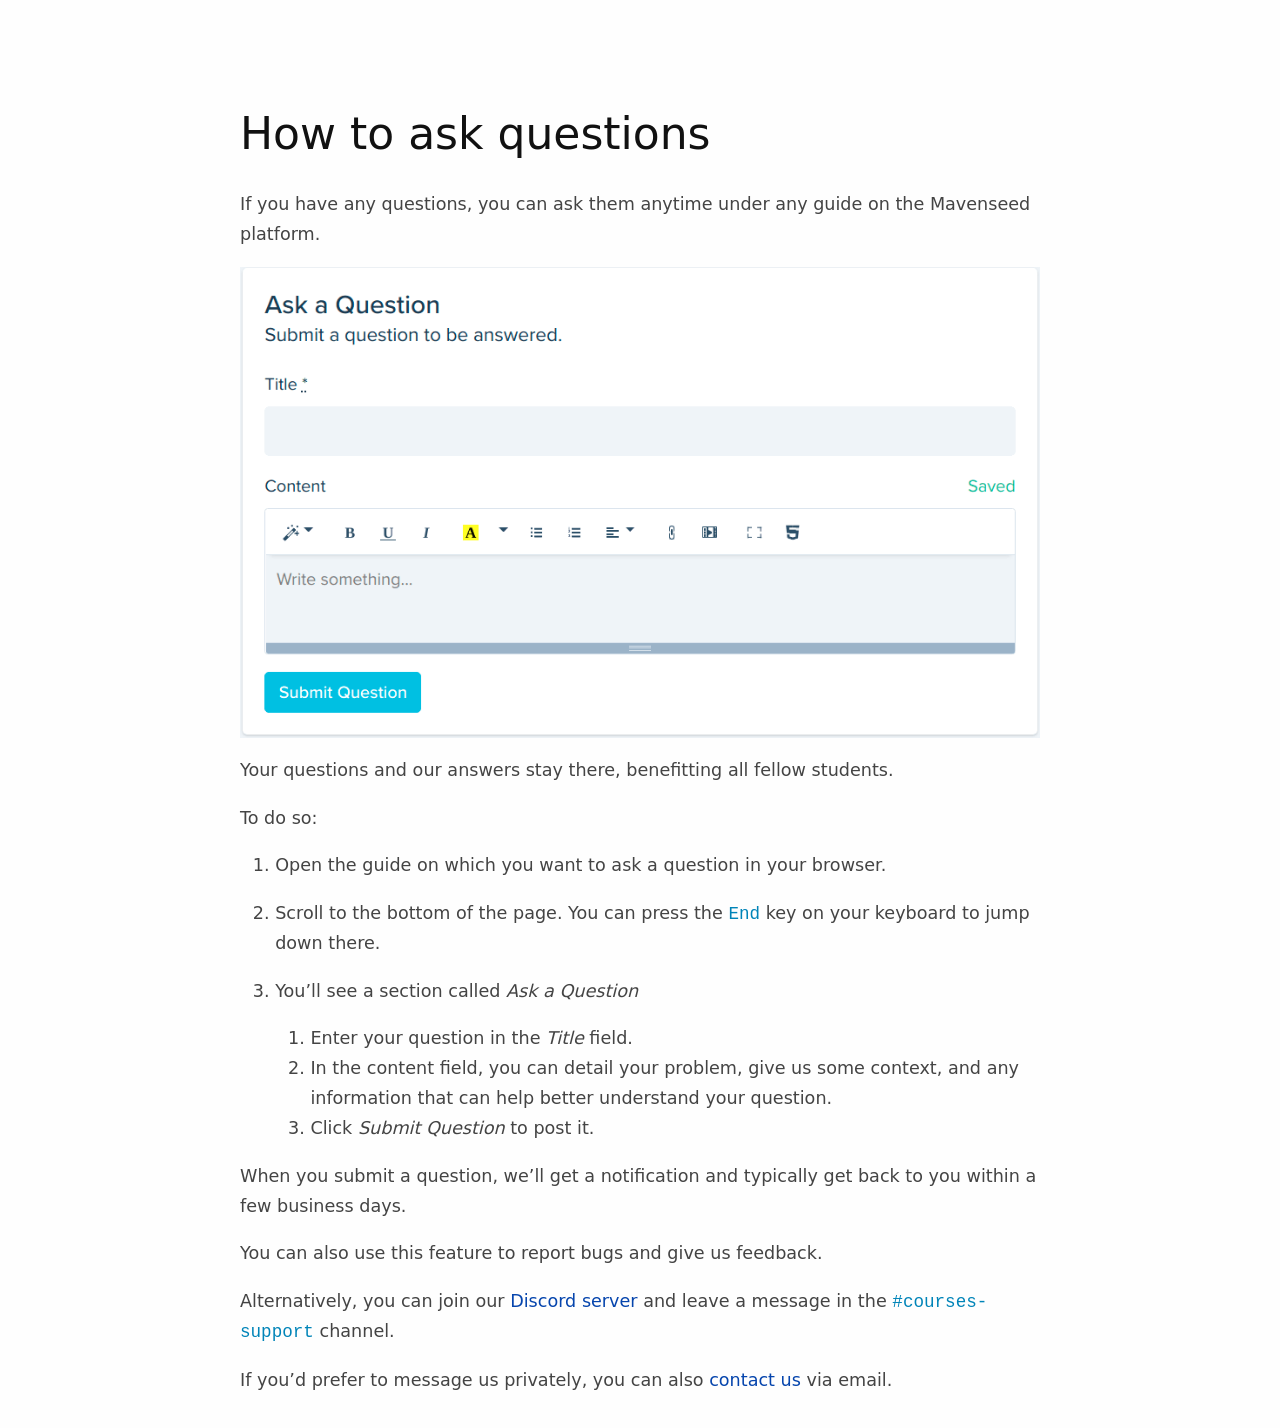
<file: godot-node-essentials-1.0.1/00.introduction/how-to-ask-questions.html>
<!DOCTYPE html>
<html xmlns="http://www.w3.org/1999/xhtml" lang xml:lang>
<head>
  <meta charset="utf-8" />
  <meta name="generator" content="pandoc" />
  <meta name="viewport" content="width=device-width, initial-scale=1.0, user-scalable=yes" />
  <title>how-to-ask-questions</title>
  <style>
    code{white-space: pre-wrap;}
    span.smallcaps{font-variant: small-caps;}
    span.underline{text-decoration: underline;}
    div.column{display: inline-block; vertical-align: top; width: 50%;}
    div.hanging-indent{margin-left: 1.5em; text-indent: -1.5em;}
    ul.task-list{list-style: none;}
    .display.math{display: block; text-align: center; margin: 0.5rem auto;}
  </style>
  <style type="text/css">:root {--color-caption: grey;--color-blue: #26bfe3;--color-samp: #0084b8;--color-green: #02e180;--color-orange: #f2971a;--color-pink: #e3266f;--color-bg: #fff;--color-bg-alt: #f5f5f5;--color-text-header: #fff;--color-text-body: #95989a;--padding: 20px;--padding-inv: calc(-1 * var(--padding));--fonts: 'Open Sans', -apple-system, system-ui, 'Segoe UI', 'Roboto','Helvetica Neue', Arial, sans-serif;--font-size: 1.1rem;}html {font-size: 100%;}body {color: #444;font-family: var(--fonts);font-size: var(--font-size);line-height: 1.7;padding: 1em;margin: auto;max-width: 800px;background: #fefefe;}a {color: #0645ad;text-decoration: none;}a:visited {color: #0b0080;}a:hover {color: #06e;}a:active {color: #faa700;}a:focus {outline: thin dotted;}a::selection {background: rgba(255, 255, 0, 0.3);color: #0645ad;}*::selection {background: rgba(255, 255, 0, 0.3);color: #000;}p {margin: 1em 0;}header {display: none;}.caption {text-align: center;color: var(--color-caption);font-style: italic;}.note,.tips,.warning {display: block;width: calc(100% - var(--padding) * 2);padding: 0 var(--padding);padding-bottom: var(--padding);background-color: var(--color-bg-alt);}.note:before,.tips:before,.warning:before {display: block;margin: 0 var(--padding-inv) 10px var(--padding-inv);padding-left: var(--padding);font-style: bold;color: white;}.note:before {content: 'Note';background-color: var(--color-blue);}.tips:before {content: 'Tips';background-color: var(--color-pink);}.warning:before {content: 'Warning';background-color: var(--color-orange);}img {max-width: 100%;}h1,h2,h3,h4,h5,h6 {color: #111;line-height: 125%;margin-top: 2em;font-weight: normal;}h4,h5,h6 {font-weight: bold;}h1 {font-size: 2.5em;}h2 {font-size: 2em;}h3 {font-size: 1.5em;}h4 {font-size: 1.2em;}blockquote {color: #666666;margin: 0;padding-left: 3em;border-left: 0.5em #eee solid;}hr {display: block;height: 2px;border: 0;border-top: 1px solid #aaa;border-bottom: 1px solid #eee;margin: 1em 0;padding: 0;}pre,code,kbd,samp {color: var(--color-samp);font-family: monospace, monospace;}pre {padding: 1em;font-size: 14px;white-space: pre-wrap;word-wrap: break-word;}code {white-space: pre-wrap;}.sourceCode {color: inherit;}b,strong {font-weight: bold;}dfn {font-style: italic;color: var(--color-blue);}ins {background: #ff9;color: #000;text-decoration: none;}ul,ol {margin: 1em 0;padding: 0 0 0 2em;}li p:last-child {margin-bottom: 0;}ul ul,ol ol {margin: 0.3em 0;}dl {margin-bottom: 1em;}dt {font-weight: bold;margin-bottom: 0.8em;}dd {margin: 0 0 0.8em 2em;}dd:last-child {margin-bottom: 0;}img {border: 0;-ms-interpolation-mode: bicubic;vertical-align: middle;}figure {display: block;text-align: center;margin: 1em 0;}figure img {border: none;margin: 0 auto;}figcaption {font-size: 0.8em;font-style: italic;margin: 0 0 0.8em;}.author {font-size: 1.2em;text-align: center;}tag {min-width: 3.2em;text-align: center;border-radius: 8px;padding: 0 4px;margin-bottom: 0;margin-top: 4px;margin-right: 0.2em;display: inline-block;color: white;}tag.update {background: var(--color-blue);}tag.new {background: var(--color-green);}tag.update:after {content: 'update';}tag.new:after {content: 'new';}button {background-color: var(--color-blue);color: white;border: none;cursor: pointer;line-height: 2rem;font-size: 1.2rem;margin: 0.75rem 0;overflow: visible;padding: 0.75rem 1.5rem;border-radius: 1rem;transition: background-color 0.5;white-space: nowrap;}.video-youtube {background-color: #000;position: relative;cursor: pointer;}.video-youtube > .playbutton {pointer-events: none;width: 90px;height: 60px;background-color: #333;box-shadow: 0 0 18px rgba(0, 0, 0, 0.6);z-index: 1;opacity: 0.8;border-radius: 6px;}.playbutton:before {content: '';border-style: solid;border-width: 15px 0 15px 26px;border-color: transparent transparent transparent #fff;}.video-youtube > img,.video-youtube > .playbutton {cursor: pointer;}.video-youtube > img,.video-youtube > .playbutton,.video-youtube > .playbutton:before {position: absolute;}.playbutton,.playbutton:before {top: 50%;left: 50%;transform: translate3d(-50%, -50%, 0);}.godot-icon-class {white-space: nowrap;}</style>
  <!--[if lt IE 9]>
    <script src="//cdnjs.cloudflare.com/ajax/libs/html5shiv/3.7.3/html5shiv-printshiv.min.js"></script>
  <![endif]-->
</head>
<body>
<header id="title-block-header">
<h1 class="title">how-to-ask-questions</h1>
</header>
<h1 id="how-to-ask-questions">How to ask questions</h1>
<p>If you have any questions, you can ask them anytime under any guide
on the Mavenseed platform.</p>
<p><img src="[data-uri]" /></p>
<p>Your questions and our answers stay there, benefitting all fellow
students.</p>
<p>To do so:</p>
<ol type="1">
<li><p>Open the guide on which you want to ask a question in your
browser.</p></li>
<li><p>Scroll to the bottom of the page. You can press the
<kbd>End</kbd> key on your keyboard to jump down there.</p></li>
<li><p>You’ll see a section called <em>Ask a Question</em></p>
<ol type="1">
<li>Enter your question in the <em>Title</em> field.</li>
<li>In the content field, you can detail your problem, give us some
context, and any information that can help better understand your
question.</li>
<li>Click <em>Submit Question</em> to post it.</li>
</ol></li>
</ol>
<p>When you submit a question, we’ll get a notification and typically
get back to you within a few business days.</p>
<p>You can also use this feature to report bugs and give us
feedback.</p>
<p>Alternatively, you can join our <a href="https://discord.gg/87NNb3Z">Discord server</a> and leave a message
in the <code>#courses-support</code> channel.</p>
<p>If you’d prefer to message us privately, you can also <a href="https://gdquest.mavenseed.com/p/contact">contact us</a> via
email.</p>
</body>
</html>
</file>
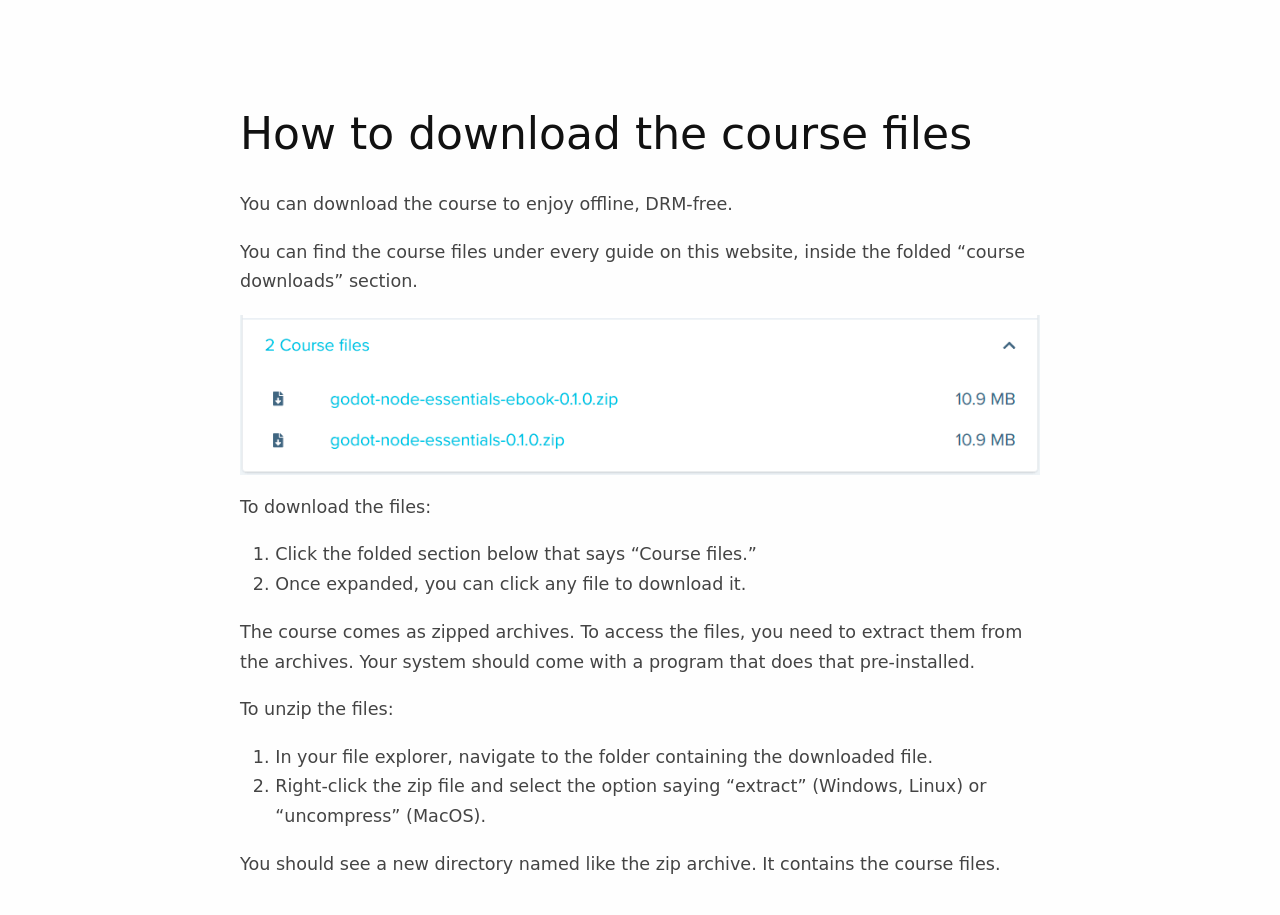
<file: godot-node-essentials-1.0.1/00.introduction/how-to-download-the-course-files.html>
<!DOCTYPE html>
<html xmlns="http://www.w3.org/1999/xhtml" lang xml:lang>
<head>
  <meta charset="utf-8" />
  <meta name="generator" content="pandoc" />
  <meta name="viewport" content="width=device-width, initial-scale=1.0, user-scalable=yes" />
  <title>how-to-download-the-course-files</title>
  <style>
    code{white-space: pre-wrap;}
    span.smallcaps{font-variant: small-caps;}
    span.underline{text-decoration: underline;}
    div.column{display: inline-block; vertical-align: top; width: 50%;}
    div.hanging-indent{margin-left: 1.5em; text-indent: -1.5em;}
    ul.task-list{list-style: none;}
    .display.math{display: block; text-align: center; margin: 0.5rem auto;}
  </style>
  <style type="text/css">:root {--color-caption: grey;--color-blue: #26bfe3;--color-samp: #0084b8;--color-green: #02e180;--color-orange: #f2971a;--color-pink: #e3266f;--color-bg: #fff;--color-bg-alt: #f5f5f5;--color-text-header: #fff;--color-text-body: #95989a;--padding: 20px;--padding-inv: calc(-1 * var(--padding));--fonts: 'Open Sans', -apple-system, system-ui, 'Segoe UI', 'Roboto','Helvetica Neue', Arial, sans-serif;--font-size: 1.1rem;}html {font-size: 100%;}body {color: #444;font-family: var(--fonts);font-size: var(--font-size);line-height: 1.7;padding: 1em;margin: auto;max-width: 800px;background: #fefefe;}a {color: #0645ad;text-decoration: none;}a:visited {color: #0b0080;}a:hover {color: #06e;}a:active {color: #faa700;}a:focus {outline: thin dotted;}a::selection {background: rgba(255, 255, 0, 0.3);color: #0645ad;}*::selection {background: rgba(255, 255, 0, 0.3);color: #000;}p {margin: 1em 0;}header {display: none;}.caption {text-align: center;color: var(--color-caption);font-style: italic;}.note,.tips,.warning {display: block;width: calc(100% - var(--padding) * 2);padding: 0 var(--padding);padding-bottom: var(--padding);background-color: var(--color-bg-alt);}.note:before,.tips:before,.warning:before {display: block;margin: 0 var(--padding-inv) 10px var(--padding-inv);padding-left: var(--padding);font-style: bold;color: white;}.note:before {content: 'Note';background-color: var(--color-blue);}.tips:before {content: 'Tips';background-color: var(--color-pink);}.warning:before {content: 'Warning';background-color: var(--color-orange);}img {max-width: 100%;}h1,h2,h3,h4,h5,h6 {color: #111;line-height: 125%;margin-top: 2em;font-weight: normal;}h4,h5,h6 {font-weight: bold;}h1 {font-size: 2.5em;}h2 {font-size: 2em;}h3 {font-size: 1.5em;}h4 {font-size: 1.2em;}blockquote {color: #666666;margin: 0;padding-left: 3em;border-left: 0.5em #eee solid;}hr {display: block;height: 2px;border: 0;border-top: 1px solid #aaa;border-bottom: 1px solid #eee;margin: 1em 0;padding: 0;}pre,code,kbd,samp {color: var(--color-samp);font-family: monospace, monospace;}pre {padding: 1em;font-size: 14px;white-space: pre-wrap;word-wrap: break-word;}code {white-space: pre-wrap;}.sourceCode {color: inherit;}b,strong {font-weight: bold;}dfn {font-style: italic;color: var(--color-blue);}ins {background: #ff9;color: #000;text-decoration: none;}ul,ol {margin: 1em 0;padding: 0 0 0 2em;}li p:last-child {margin-bottom: 0;}ul ul,ol ol {margin: 0.3em 0;}dl {margin-bottom: 1em;}dt {font-weight: bold;margin-bottom: 0.8em;}dd {margin: 0 0 0.8em 2em;}dd:last-child {margin-bottom: 0;}img {border: 0;-ms-interpolation-mode: bicubic;vertical-align: middle;}figure {display: block;text-align: center;margin: 1em 0;}figure img {border: none;margin: 0 auto;}figcaption {font-size: 0.8em;font-style: italic;margin: 0 0 0.8em;}.author {font-size: 1.2em;text-align: center;}tag {min-width: 3.2em;text-align: center;border-radius: 8px;padding: 0 4px;margin-bottom: 0;margin-top: 4px;margin-right: 0.2em;display: inline-block;color: white;}tag.update {background: var(--color-blue);}tag.new {background: var(--color-green);}tag.update:after {content: 'update';}tag.new:after {content: 'new';}button {background-color: var(--color-blue);color: white;border: none;cursor: pointer;line-height: 2rem;font-size: 1.2rem;margin: 0.75rem 0;overflow: visible;padding: 0.75rem 1.5rem;border-radius: 1rem;transition: background-color 0.5;white-space: nowrap;}.video-youtube {background-color: #000;position: relative;cursor: pointer;}.video-youtube > .playbutton {pointer-events: none;width: 90px;height: 60px;background-color: #333;box-shadow: 0 0 18px rgba(0, 0, 0, 0.6);z-index: 1;opacity: 0.8;border-radius: 6px;}.playbutton:before {content: '';border-style: solid;border-width: 15px 0 15px 26px;border-color: transparent transparent transparent #fff;}.video-youtube > img,.video-youtube > .playbutton {cursor: pointer;}.video-youtube > img,.video-youtube > .playbutton,.video-youtube > .playbutton:before {position: absolute;}.playbutton,.playbutton:before {top: 50%;left: 50%;transform: translate3d(-50%, -50%, 0);}.godot-icon-class {white-space: nowrap;}</style>
  <!--[if lt IE 9]>
    <script src="//cdnjs.cloudflare.com/ajax/libs/html5shiv/3.7.3/html5shiv-printshiv.min.js"></script>
  <![endif]-->
</head>
<body>
<header id="title-block-header">
<h1 class="title">how-to-download-the-course-files</h1>
</header>
<h1 id="how-to-download-the-course-files">How to download the course
files</h1>
<p>You can download the course to enjoy offline, DRM-free.</p>
<p>You can find the course files under every guide on this website,
inside the folded “course downloads” section.</p>
<p><img src="[data-uri]" /></p>
<p>To download the files:</p>
<ol type="1">
<li>Click the folded section below that says “Course files.”</li>
<li>Once expanded, you can click any file to download it.</li>
</ol>
<p>The course comes as zipped archives. To access the files, you need to
extract them from the archives. Your system should come with a program
that does that pre-installed.</p>
<p>To unzip the files:</p>
<ol type="1">
<li>In your file explorer, navigate to the folder containing the
downloaded file.</li>
<li>Right-click the zip file and select the option saying “extract”
(Windows, Linux) or “uncompress” (MacOS).</li>
</ol>
<p>You should see a new directory named like the zip archive. It
contains the course files.</p>
</body>
</html>
</file>
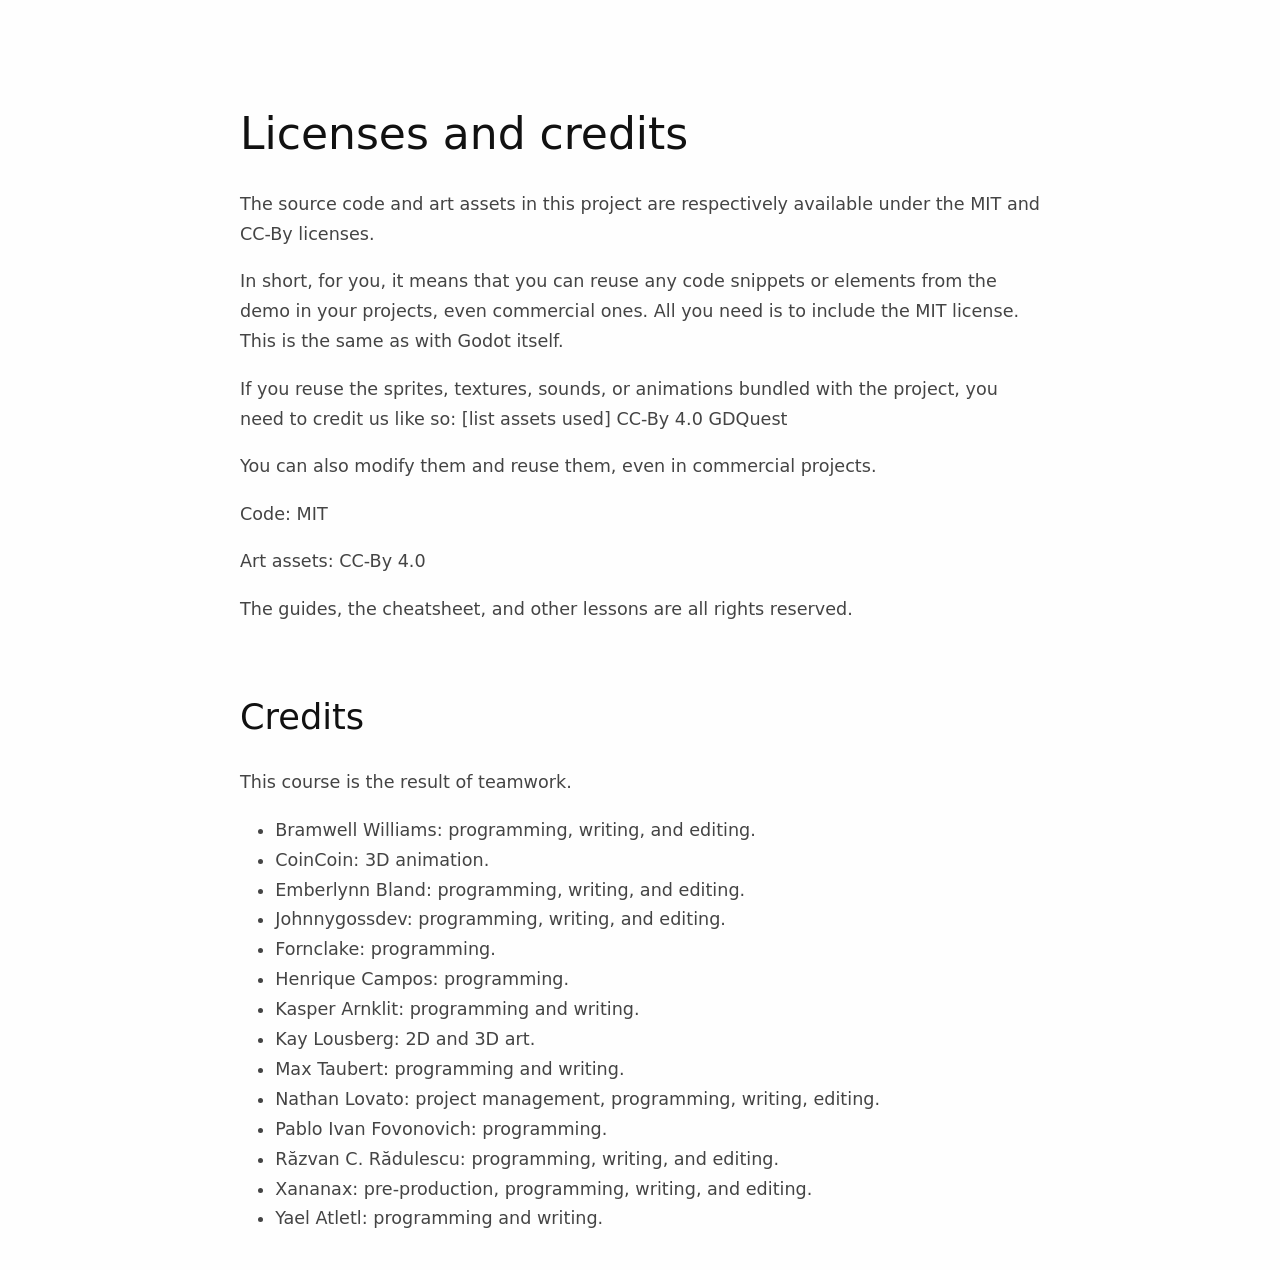
<file: godot-node-essentials-1.0.1/00.introduction/licenses-and-credits.html>
<!DOCTYPE html>
<html xmlns="http://www.w3.org/1999/xhtml" lang xml:lang>
<head>
  <meta charset="utf-8" />
  <meta name="generator" content="pandoc" />
  <meta name="viewport" content="width=device-width, initial-scale=1.0, user-scalable=yes" />
  <title>licenses-and-credits</title>
  <style>
    code{white-space: pre-wrap;}
    span.smallcaps{font-variant: small-caps;}
    span.underline{text-decoration: underline;}
    div.column{display: inline-block; vertical-align: top; width: 50%;}
    div.hanging-indent{margin-left: 1.5em; text-indent: -1.5em;}
    ul.task-list{list-style: none;}
    .display.math{display: block; text-align: center; margin: 0.5rem auto;}
  </style>
  <style type="text/css">:root {--color-caption: grey;--color-blue: #26bfe3;--color-samp: #0084b8;--color-green: #02e180;--color-orange: #f2971a;--color-pink: #e3266f;--color-bg: #fff;--color-bg-alt: #f5f5f5;--color-text-header: #fff;--color-text-body: #95989a;--padding: 20px;--padding-inv: calc(-1 * var(--padding));--fonts: 'Open Sans', -apple-system, system-ui, 'Segoe UI', 'Roboto','Helvetica Neue', Arial, sans-serif;--font-size: 1.1rem;}html {font-size: 100%;}body {color: #444;font-family: var(--fonts);font-size: var(--font-size);line-height: 1.7;padding: 1em;margin: auto;max-width: 800px;background: #fefefe;}a {color: #0645ad;text-decoration: none;}a:visited {color: #0b0080;}a:hover {color: #06e;}a:active {color: #faa700;}a:focus {outline: thin dotted;}a::selection {background: rgba(255, 255, 0, 0.3);color: #0645ad;}*::selection {background: rgba(255, 255, 0, 0.3);color: #000;}p {margin: 1em 0;}header {display: none;}.caption {text-align: center;color: var(--color-caption);font-style: italic;}.note,.tips,.warning {display: block;width: calc(100% - var(--padding) * 2);padding: 0 var(--padding);padding-bottom: var(--padding);background-color: var(--color-bg-alt);}.note:before,.tips:before,.warning:before {display: block;margin: 0 var(--padding-inv) 10px var(--padding-inv);padding-left: var(--padding);font-style: bold;color: white;}.note:before {content: 'Note';background-color: var(--color-blue);}.tips:before {content: 'Tips';background-color: var(--color-pink);}.warning:before {content: 'Warning';background-color: var(--color-orange);}img {max-width: 100%;}h1,h2,h3,h4,h5,h6 {color: #111;line-height: 125%;margin-top: 2em;font-weight: normal;}h4,h5,h6 {font-weight: bold;}h1 {font-size: 2.5em;}h2 {font-size: 2em;}h3 {font-size: 1.5em;}h4 {font-size: 1.2em;}blockquote {color: #666666;margin: 0;padding-left: 3em;border-left: 0.5em #eee solid;}hr {display: block;height: 2px;border: 0;border-top: 1px solid #aaa;border-bottom: 1px solid #eee;margin: 1em 0;padding: 0;}pre,code,kbd,samp {color: var(--color-samp);font-family: monospace, monospace;}pre {padding: 1em;font-size: 14px;white-space: pre-wrap;word-wrap: break-word;}code {white-space: pre-wrap;}.sourceCode {color: inherit;}b,strong {font-weight: bold;}dfn {font-style: italic;color: var(--color-blue);}ins {background: #ff9;color: #000;text-decoration: none;}ul,ol {margin: 1em 0;padding: 0 0 0 2em;}li p:last-child {margin-bottom: 0;}ul ul,ol ol {margin: 0.3em 0;}dl {margin-bottom: 1em;}dt {font-weight: bold;margin-bottom: 0.8em;}dd {margin: 0 0 0.8em 2em;}dd:last-child {margin-bottom: 0;}img {border: 0;-ms-interpolation-mode: bicubic;vertical-align: middle;}figure {display: block;text-align: center;margin: 1em 0;}figure img {border: none;margin: 0 auto;}figcaption {font-size: 0.8em;font-style: italic;margin: 0 0 0.8em;}.author {font-size: 1.2em;text-align: center;}tag {min-width: 3.2em;text-align: center;border-radius: 8px;padding: 0 4px;margin-bottom: 0;margin-top: 4px;margin-right: 0.2em;display: inline-block;color: white;}tag.update {background: var(--color-blue);}tag.new {background: var(--color-green);}tag.update:after {content: 'update';}tag.new:after {content: 'new';}button {background-color: var(--color-blue);color: white;border: none;cursor: pointer;line-height: 2rem;font-size: 1.2rem;margin: 0.75rem 0;overflow: visible;padding: 0.75rem 1.5rem;border-radius: 1rem;transition: background-color 0.5;white-space: nowrap;}.video-youtube {background-color: #000;position: relative;cursor: pointer;}.video-youtube > .playbutton {pointer-events: none;width: 90px;height: 60px;background-color: #333;box-shadow: 0 0 18px rgba(0, 0, 0, 0.6);z-index: 1;opacity: 0.8;border-radius: 6px;}.playbutton:before {content: '';border-style: solid;border-width: 15px 0 15px 26px;border-color: transparent transparent transparent #fff;}.video-youtube > img,.video-youtube > .playbutton {cursor: pointer;}.video-youtube > img,.video-youtube > .playbutton,.video-youtube > .playbutton:before {position: absolute;}.playbutton,.playbutton:before {top: 50%;left: 50%;transform: translate3d(-50%, -50%, 0);}.godot-icon-class {white-space: nowrap;}</style>
  <!--[if lt IE 9]>
    <script src="//cdnjs.cloudflare.com/ajax/libs/html5shiv/3.7.3/html5shiv-printshiv.min.js"></script>
  <![endif]-->
</head>
<body>
<header id="title-block-header">
<h1 class="title">licenses-and-credits</h1>
</header>
<h1 id="licenses-and-credits">Licenses and credits</h1>
<p>The source code and art assets in this project are respectively
available under the MIT and CC-By licenses.</p>
<p>In short, for you, it means that you can reuse any code snippets or
elements from the demo in your projects, even commercial ones. All you
need is to include the MIT license. This is the same as with Godot
itself.</p>
<p>If you reuse the sprites, textures, sounds, or animations bundled
with the project, you need to credit us like so: [list assets used]
CC-By 4.0 GDQuest</p>
<p>You can also modify them and reuse them, even in commercial
projects.</p>
<p>Code: MIT</p>
<p>Art assets: CC-By 4.0</p>
<p>The guides, the cheatsheet, and other lessons are all rights
reserved.</p>
<h2 id="credits">Credits</h2>
<p>This course is the result of teamwork.</p>
<ul>
<li>Bramwell Williams: programming, writing, and editing.</li>
<li>CoinCoin: 3D animation.</li>
<li>Emberlynn Bland: programming, writing, and editing.</li>
<li>Johnnygossdev: programming, writing, and editing.</li>
<li>Fornclake: programming.</li>
<li>Henrique Campos: programming.</li>
<li>Kasper Arnklit: programming and writing.</li>
<li>Kay Lousberg: 2D and 3D art.</li>
<li>Max Taubert: programming and writing.</li>
<li>Nathan Lovato: project management, programming, writing,
editing.</li>
<li>Pablo Ivan Fovonovich: programming.</li>
<li>Răzvan C. Rădulescu: programming, writing, and editing.</li>
<li>Xananax: pre-production, programming, writing, and editing.</li>
<li>Yael Atletl: programming and writing.</li>
</ul>
</body>
</html>
</file>
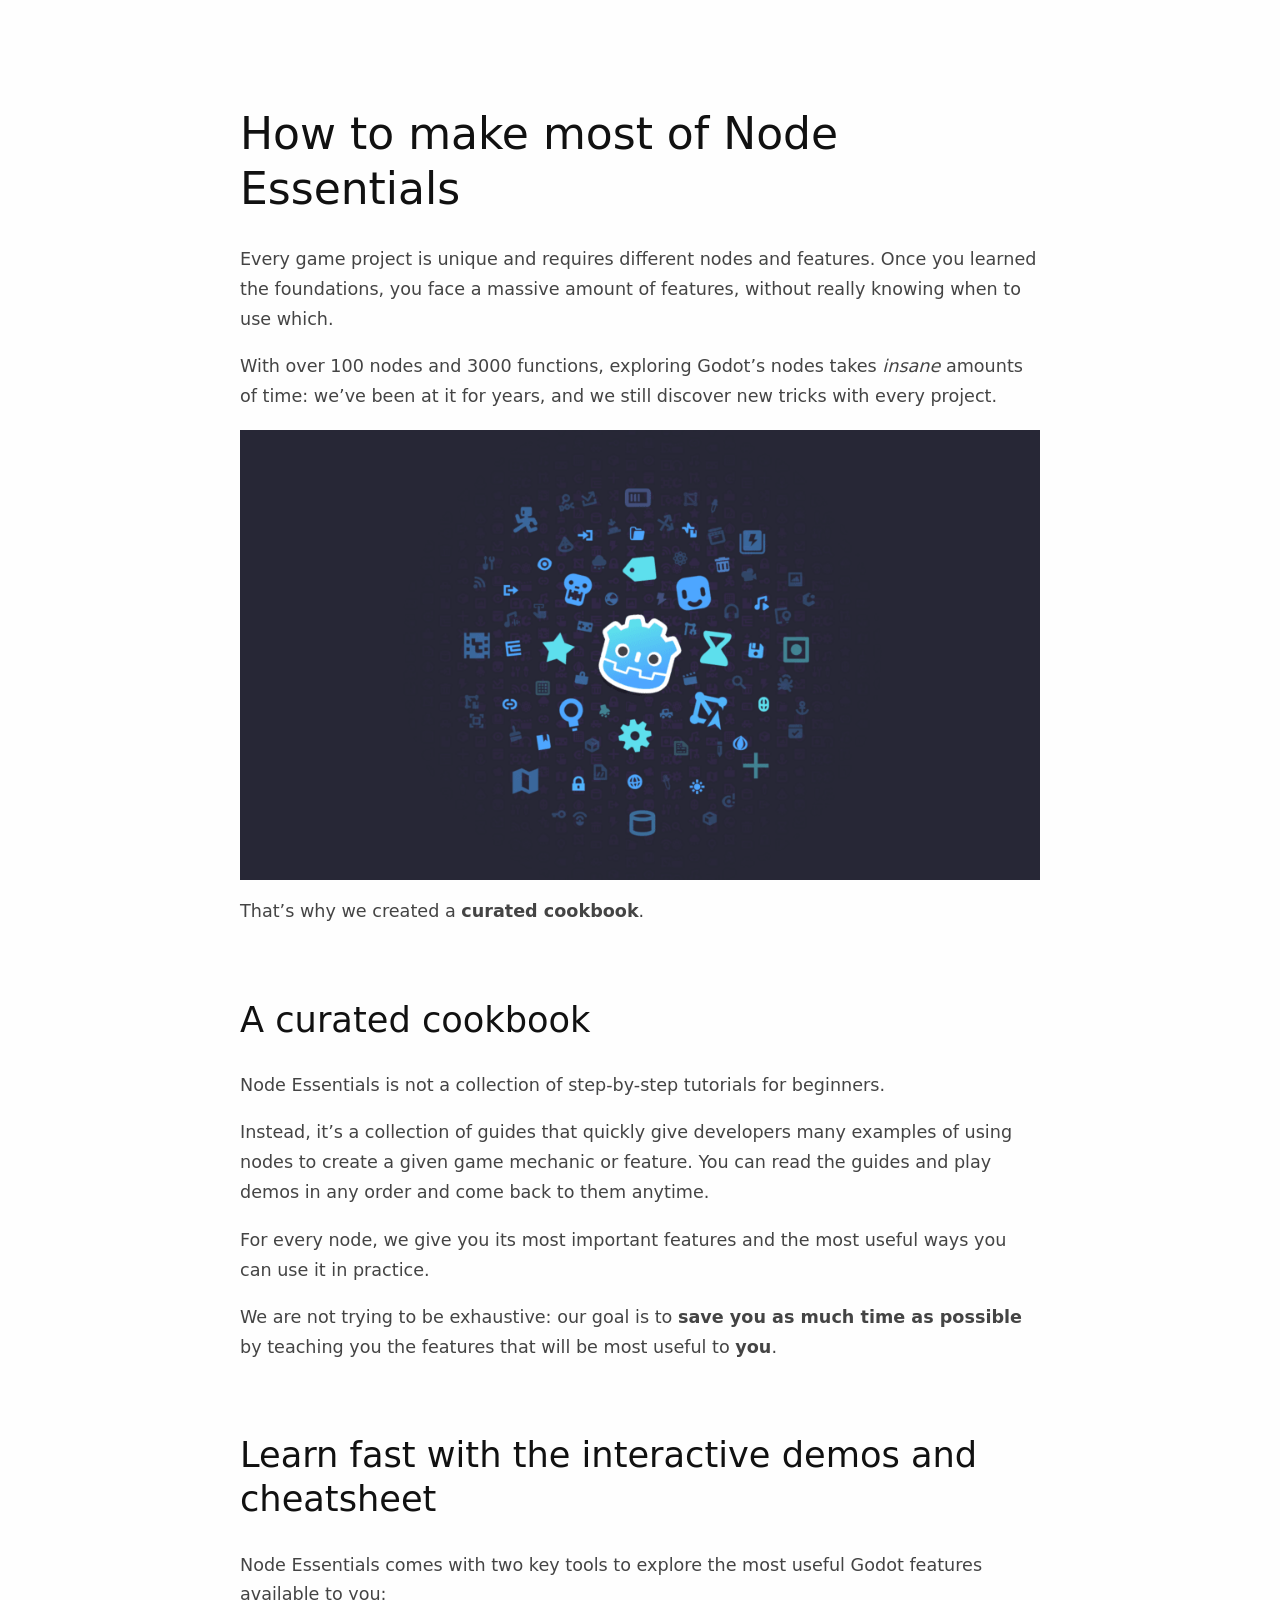
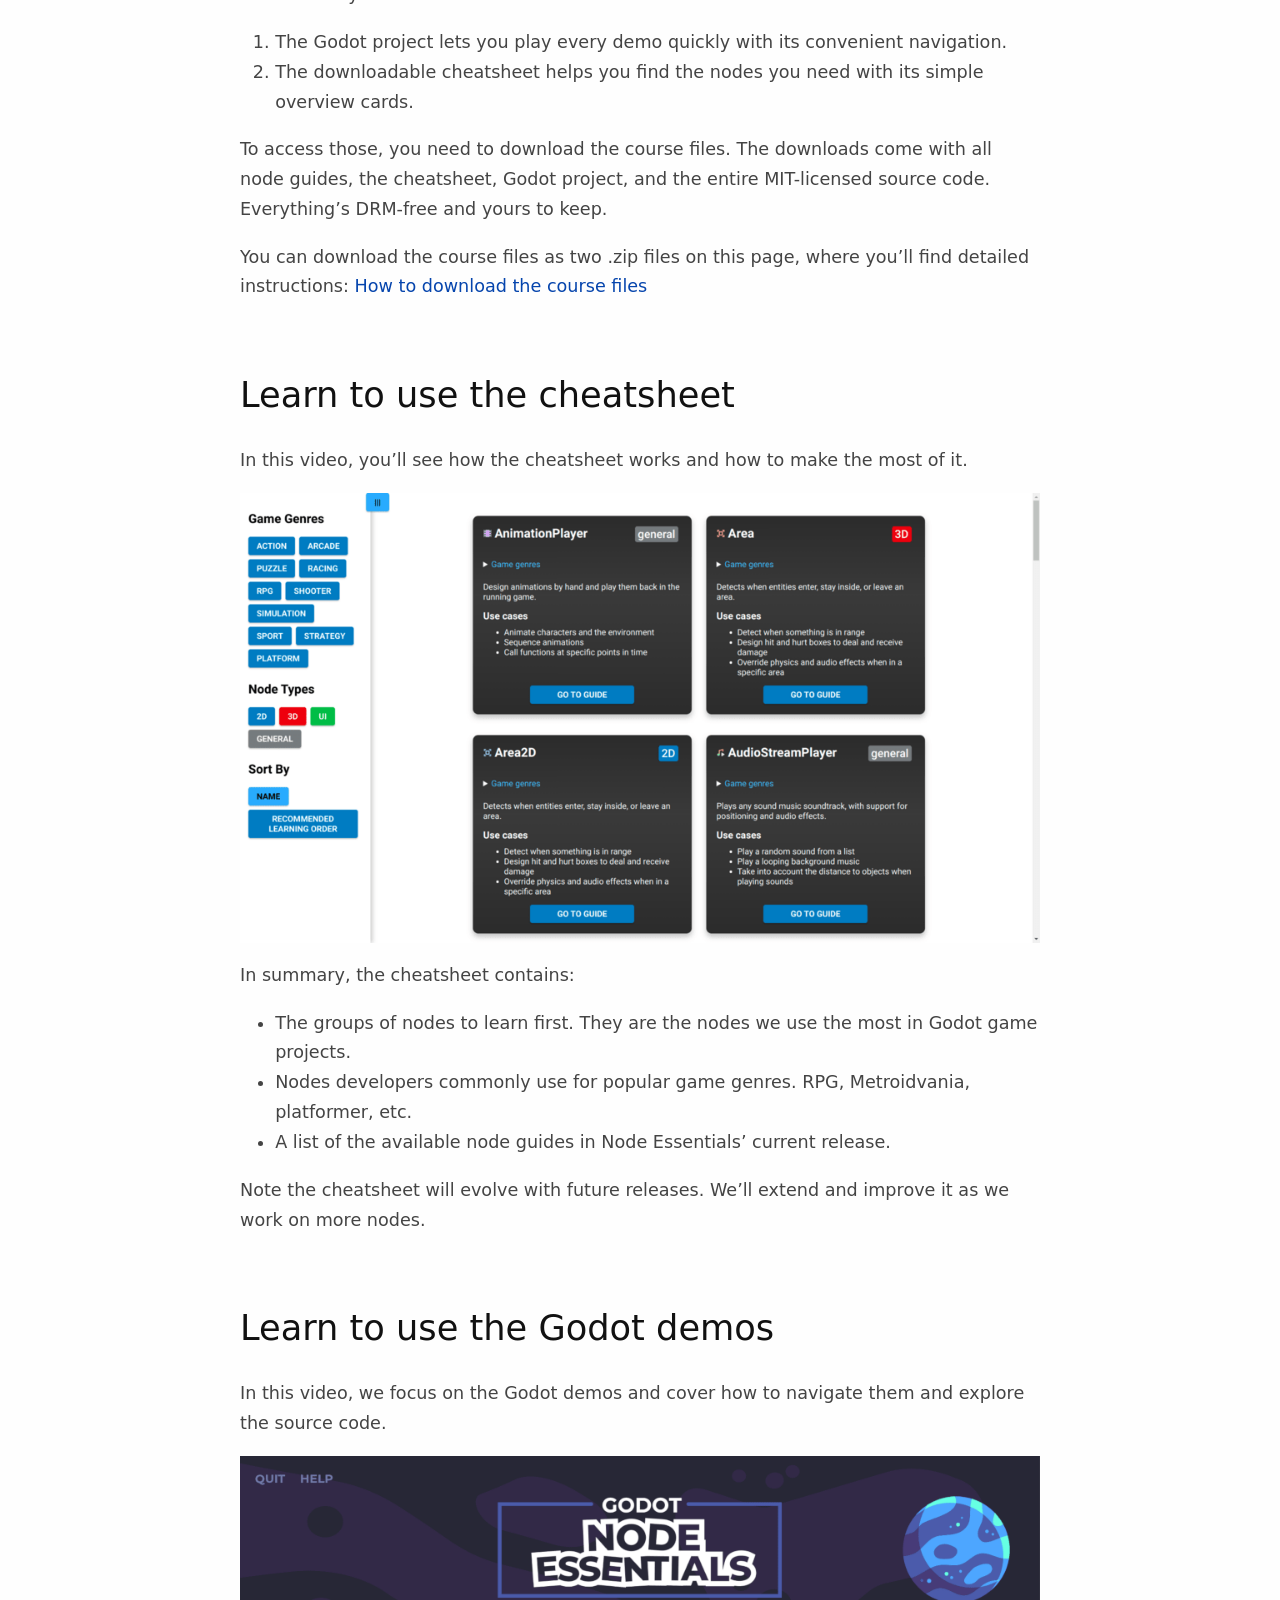
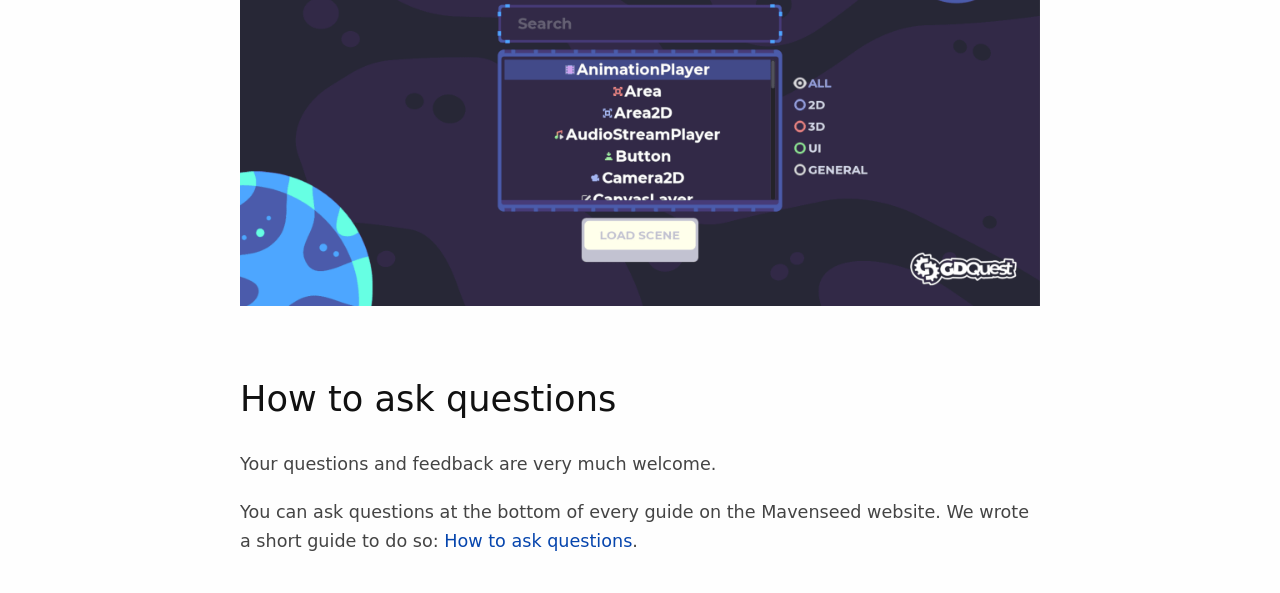
<file: godot-node-essentials-1.0.1/00.introduction/making-the-most-of-node-essentials.html>
<!DOCTYPE html>
<html xmlns="http://www.w3.org/1999/xhtml" lang xml:lang>
<head>
  <meta charset="utf-8" />
  <meta name="generator" content="pandoc" />
  <meta name="viewport" content="width=device-width, initial-scale=1.0, user-scalable=yes" />
  <title>making-the-most-of-node-essentials</title>
  <style>
    code{white-space: pre-wrap;}
    span.smallcaps{font-variant: small-caps;}
    span.underline{text-decoration: underline;}
    div.column{display: inline-block; vertical-align: top; width: 50%;}
    div.hanging-indent{margin-left: 1.5em; text-indent: -1.5em;}
    ul.task-list{list-style: none;}
    .display.math{display: block; text-align: center; margin: 0.5rem auto;}
  </style>
  <style type="text/css">:root {--color-caption: grey;--color-blue: #26bfe3;--color-samp: #0084b8;--color-green: #02e180;--color-orange: #f2971a;--color-pink: #e3266f;--color-bg: #fff;--color-bg-alt: #f5f5f5;--color-text-header: #fff;--color-text-body: #95989a;--padding: 20px;--padding-inv: calc(-1 * var(--padding));--fonts: 'Open Sans', -apple-system, system-ui, 'Segoe UI', 'Roboto','Helvetica Neue', Arial, sans-serif;--font-size: 1.1rem;}html {font-size: 100%;}body {color: #444;font-family: var(--fonts);font-size: var(--font-size);line-height: 1.7;padding: 1em;margin: auto;max-width: 800px;background: #fefefe;}a {color: #0645ad;text-decoration: none;}a:visited {color: #0b0080;}a:hover {color: #06e;}a:active {color: #faa700;}a:focus {outline: thin dotted;}a::selection {background: rgba(255, 255, 0, 0.3);color: #0645ad;}*::selection {background: rgba(255, 255, 0, 0.3);color: #000;}p {margin: 1em 0;}header {display: none;}.caption {text-align: center;color: var(--color-caption);font-style: italic;}.note,.tips,.warning {display: block;width: calc(100% - var(--padding) * 2);padding: 0 var(--padding);padding-bottom: var(--padding);background-color: var(--color-bg-alt);}.note:before,.tips:before,.warning:before {display: block;margin: 0 var(--padding-inv) 10px var(--padding-inv);padding-left: var(--padding);font-style: bold;color: white;}.note:before {content: 'Note';background-color: var(--color-blue);}.tips:before {content: 'Tips';background-color: var(--color-pink);}.warning:before {content: 'Warning';background-color: var(--color-orange);}img {max-width: 100%;}h1,h2,h3,h4,h5,h6 {color: #111;line-height: 125%;margin-top: 2em;font-weight: normal;}h4,h5,h6 {font-weight: bold;}h1 {font-size: 2.5em;}h2 {font-size: 2em;}h3 {font-size: 1.5em;}h4 {font-size: 1.2em;}blockquote {color: #666666;margin: 0;padding-left: 3em;border-left: 0.5em #eee solid;}hr {display: block;height: 2px;border: 0;border-top: 1px solid #aaa;border-bottom: 1px solid #eee;margin: 1em 0;padding: 0;}pre,code,kbd,samp {color: var(--color-samp);font-family: monospace, monospace;}pre {padding: 1em;font-size: 14px;white-space: pre-wrap;word-wrap: break-word;}code {white-space: pre-wrap;}.sourceCode {color: inherit;}b,strong {font-weight: bold;}dfn {font-style: italic;color: var(--color-blue);}ins {background: #ff9;color: #000;text-decoration: none;}ul,ol {margin: 1em 0;padding: 0 0 0 2em;}li p:last-child {margin-bottom: 0;}ul ul,ol ol {margin: 0.3em 0;}dl {margin-bottom: 1em;}dt {font-weight: bold;margin-bottom: 0.8em;}dd {margin: 0 0 0.8em 2em;}dd:last-child {margin-bottom: 0;}img {border: 0;-ms-interpolation-mode: bicubic;vertical-align: middle;}figure {display: block;text-align: center;margin: 1em 0;}figure img {border: none;margin: 0 auto;}figcaption {font-size: 0.8em;font-style: italic;margin: 0 0 0.8em;}.author {font-size: 1.2em;text-align: center;}tag {min-width: 3.2em;text-align: center;border-radius: 8px;padding: 0 4px;margin-bottom: 0;margin-top: 4px;margin-right: 0.2em;display: inline-block;color: white;}tag.update {background: var(--color-blue);}tag.new {background: var(--color-green);}tag.update:after {content: 'update';}tag.new:after {content: 'new';}button {background-color: var(--color-blue);color: white;border: none;cursor: pointer;line-height: 2rem;font-size: 1.2rem;margin: 0.75rem 0;overflow: visible;padding: 0.75rem 1.5rem;border-radius: 1rem;transition: background-color 0.5;white-space: nowrap;}.video-youtube {background-color: #000;position: relative;cursor: pointer;}.video-youtube > .playbutton {pointer-events: none;width: 90px;height: 60px;background-color: #333;box-shadow: 0 0 18px rgba(0, 0, 0, 0.6);z-index: 1;opacity: 0.8;border-radius: 6px;}.playbutton:before {content: '';border-style: solid;border-width: 15px 0 15px 26px;border-color: transparent transparent transparent #fff;}.video-youtube > img,.video-youtube > .playbutton {cursor: pointer;}.video-youtube > img,.video-youtube > .playbutton,.video-youtube > .playbutton:before {position: absolute;}.playbutton,.playbutton:before {top: 50%;left: 50%;transform: translate3d(-50%, -50%, 0);}.godot-icon-class {white-space: nowrap;}</style>
  <!--[if lt IE 9]>
    <script src="//cdnjs.cloudflare.com/ajax/libs/html5shiv/3.7.3/html5shiv-printshiv.min.js"></script>
  <![endif]-->
</head>
<body>
<header id="title-block-header">
<h1 class="title">making-the-most-of-node-essentials</h1>
</header>
<h1 id="how-to-make-most-of-node-essentials">How to make most of Node
Essentials</h1>
<p>Every game project is unique and requires different nodes and
features. Once you learned the foundations, you face a massive amount of
features, without really knowing when to use which.</p>
<p>With over 100 nodes and 3000 functions, exploring Godot’s nodes takes
<em>insane</em> amounts of time: we’ve been at it for years, and we
still discover new tricks with every project.</p>
<p><img src="[data-uri]" /></p>
<p>That’s why we created a <strong>curated cookbook</strong>.</p>
<h2 id="a-curated-cookbook">A curated cookbook</h2>
<p>Node Essentials is not a collection of step-by-step tutorials for
beginners.</p>
<p>Instead, it’s a collection of guides that quickly give developers
many examples of using nodes to create a given game mechanic or feature.
You can read the guides and play demos in any order and come back to
them anytime.</p>
<p>For every node, we give you its most important features and the most
useful ways you can use it in practice.</p>
<p>We are not trying to be exhaustive: our goal is to <strong>save you
as much time as possible</strong> by teaching you the features that will
be most useful to <strong>you</strong>.</p>
<h2 id="learn-fast-with-the-interactive-demos-and-cheatsheet">Learn fast
with the interactive demos and cheatsheet</h2>
<p>Node Essentials comes with two key tools to explore the most useful
Godot features available to you:</p>
<ol type="1">
<li>The Godot project lets you play every demo quickly with its
convenient navigation.</li>
<li>The downloadable cheatsheet helps you find the nodes you need with
its simple overview cards.</li>
</ol>
<p>To access those, you need to download the course files. The downloads
come with all node guides, the cheatsheet, Godot project, and the entire
MIT-licensed source code. Everything’s DRM-free and yours to keep.</p>
<p>You can download the course files as two .zip files on this page,
where you’ll find detailed instructions: <a href="../how-to-download-the-course-files">How to download the course
files</a></p>
<h2 id="learn-to-use-the-cheatsheet">Learn to use the cheatsheet</h2>
<p>In this video, you’ll see how the cheatsheet works and how to make
the most of it.</p>
<div class="video-youtube">
<div class="playbutton">

</div>
<a href="https://youtu.be/7NAj8sJNDkc">
<img src="[data-uri]"> </a>
</div>
<p>In summary, the cheatsheet contains:</p>
<ul>
<li>The groups of nodes to learn first. They are the nodes we use the
most in Godot game projects.</li>
<li>Nodes developers commonly use for popular game genres. RPG,
Metroidvania, platformer, etc.</li>
<li>A list of the available node guides in Node Essentials’ current
release.</li>
</ul>
<p>Note the cheatsheet will evolve with future releases. We’ll extend
and improve it as we work on more nodes.</p>
<h2 id="learn-to-use-the-godot-demos">Learn to use the Godot demos</h2>
<p>In this video, we focus on the Godot demos and cover how to navigate
them and explore the source code.</p>
<div class="video-youtube">
<div class="playbutton">

</div>
<a href="https://youtu.be/4kK9uLw5Il8">
<img src="[data-uri]"> </a>
</div>
<h2 id="how-to-ask-questions">How to ask questions</h2>
<p>Your questions and feedback are very much welcome.</p>
<p>You can ask questions at the bottom of every guide on the Mavenseed
website. We wrote a short guide to do so: <a href="how-to-ask-questions.html">How to ask questions</a>.</p>
</body>
</html>
</file>
<file: console.css>
:root {
	--cmd_line_height: 1rem;
	--color_txt: #ffffff;

	--pixeloverlay-itensity:0.03;          /*How intense the overlay should be. Float between 0 and 1, but recommended range is more between 0 and 0.3. Higher values makes startpage darker.*/
	--pixeloverlay-resolution:1;          /*A multiplier for the "pixel effect" size. 1 is default, higher means "bigger" pixels. If you use non whole numbers the probability of moiré patterns forming (and looking badly) increases a lot.*/

	--vignetteoverlay-intensity:0.5;      /*How intense the overlay should be. Float between 0 and 1, but recommended range is between 0 and 0.5. Higher values make the vignette much darker. */
	--vignetteoverlay-size:30%;           /*How big the "radius" of the vignette should be. It is minimal at 0% and as big as the screen (and thus invisible) at 100%. Accepts % values. */

	--crtoverlay-intensity:0.5;
	--crtoverlay-resolution:3px;
}

* {
	margin: 0;
	padding: 0;
	box-sizing: border-box;
	font-family: 'Press Start 2P', monospace;
	font-size: var(--cmd_line_height);
}

.pixel_overlay {
	width: 100%;
	height: 100%;
	position: fixed;
	top: 0px;
	left: 0px;
	pointer-events: none;
	background: repeating-linear-gradient(90deg,rgba(0, 0, 255, var(--pixeloverlay-itensity)),rgba(0, 0, 255, var(--pixeloverlay-itensity)) calc(var(--pixeloverlay-resolution)*1px),rgba(255, 0, 0, var(--pixeloverlay-itensity)) calc(var(--pixeloverlay-resolution)*1px),rgba(255, 0, 0, var(--pixeloverlay-itensity)) calc(var(--pixeloverlay-resolution)*2px),rgba(0, 255, 0, var(--pixeloverlay-itensity)) calc(var(--pixeloverlay-resolution)*2px),rgba(0, 255, 0, var(--pixeloverlay-itensity)) calc(var(--pixeloverlay-resolution)*3px)),
	repeating-linear-gradient(0deg,rgba(0, 0, 0, var(--pixeloverlay-itensity)),rgba(0, 0, 0, var(--pixeloverlay-itensity)) calc(var(--pixeloverlay-resolution)*1px), rgba(255, 255, 255, 0) 1px,rgba(255, 255, 255, 0) calc(var(--pixeloverlay-resolution)*3px));
  }

  .vignette_overlay {
	width: 100%;
	height: 100%;
	position: fixed;
	top: 0px;
	left: 0px;
	pointer-events: none;
	background: radial-gradient(transparent,transparent var(--vignetteoverlay-size), rgba(0,0,0,var(--vignetteoverlay-intensity)));
  }

  .crt_overlay {
	pointer-events: none;
	/* content: ''; */
	position: absolute;
	top: 0;
	left: 0;
	width: 100vw;
	height: 100vh;
	background: repeating-linear-gradient(rgba(0, 0, 0, var(--crtoverlay-intensity)), transparent var(--crtoverlay-resolution));
	z-index: 100;
  }

body {
	/* margin: 20px; */
	background-color: black;
	background-image: radial-gradient(rgba(0, 150, 0, 0.5), black 120%);
	height: 100vh;
	color: var(--color_txt);
	text-shadow: 0 0 5px #c8c8c8;
	overflow: hidden;
}

a {
	color: var(--color_txt)
}

.pre {
	width: 950px;
}

.container {
	padding: 2em;
	font-size: var(--cmd_line_height);
}

.input {
	margin-top: 3px;
	width: 100%;
	display: grid;
	grid-template-columns: auto 1fr;
}

#cmd_line {
	background: transparent;
	color: var(--color_txt);
	width: 100%;
	border: 0;
	font-size: var(--cmd_line_height);
	text-transform: lowercase;
	text-shadow: 0 0 5px #c8c8c8;
}

#cmd_line:focus {
	border: 0;
	outline: 0;
}

#print {
	bottom: var(--cmd_line_height);
	display: grid;
	grid-template-columns: 1fr;
	align-items: end;
	grid-gap: 3px;
}

::selection {
	background: #ffffff;
	text-shadow: none;
}
</file>
<file: docs/ring.css>
body {
  margin: 0;
  padding: 0;
  display: flex;
  justify-content: center;
  align-items: center;
  height: 100vh;
  background: #240229;
}

.loader {
  position: relative;
  width: 300px;
  height: 300px;
  border-radius: 50%;
  background: linear-gradient(#14ffe9, #ffeb3b, #ff00e0);
  animation: animate 0.75s linear infinite;
}

@keyframes animate {
  0% {
    transform: rotate(0deg);
  }

  100% {
    transform: rotate(360deg);
  }
}

.loader span {
  position: absolute;
  width: 100%;
  height: 100%;
  border-radius: 50%;
  background: linear-gradient(#14ffe9, #ffeb3b, #ff00e0);
}

.loader span:nth-child(1) {
  filter: blur(5px);
}

.loader span:nth-child(2) {
  filter: blur(10px);
}

.loader span:nth-child(3) {
  filter: blur(25px);
}

.loader span:nth-child(4) {
  filter: blur(50px);
}

.loader::after {
  content: '';
  position: absolute;
  top: 10px;
  left: 10px;
  right: 10px;
  bottom: 10px;
  background: #240229;
  border-radius: 50%;
}
</file>
<file: fire/fire.css>
* {
	margin: 0;
	padding: 0;
	box-sizing: border-box;
	font-family: 'Press Start 2P', monospace;
	/* font-family: 'Major Mono Display', monospace; */
	/* font-family: monospace; */
}

table {
	border: 1px solid black;
}

.pixel {
	border: 1px solid black;
	text-align: center;
	vertical-align: center;
	position: relative;
}

.pixel-sm {
	height: 5px;
	width: 5px;
}

.pixel-lg {
	height: 50px;
	width: 50px;
}

.pixel-index {
	font-size: 8px;
	display: inline-block;
	position: absolute;
	top: 2px;
	right: 2px;
	color: #aaa;
}
</file>
<file: gigi/gigi.css>
body {
	margin: 0;
	padding: 0;
	display: flex;
	justify-content: center;
	align-items: center;
	height: 100vh;
	background: #ffffffed;

	font-family: 'Special Elite', cursive;
}

.container {
	width: 600px;
	border: 1px solid #000000;
	border-radius: 5px;
	padding: 1em;

	text-align: center;
}

.counter {
	position: relative;
	top: 0.1em;
	font-size: 15em;
}

h1 {
	padding: 0;
	margin-bottom: 0;
}

.post {
	top: -3em;
	position: relative;
}

hr {
	border-top: 1px dashed #8c8b8b;
}
</file>
<file: CSS/fire.css>
* {
	margin: 0;
	padding: 0;
	box-sizing: border-box;
	font-family: 'Press Start 2P', monospace;
	/* font-family: 'Major Mono Display', monospace; */
	/* font-family: monospace; */
}

table {
	border: 1px solid black;
}

.pixel {
	border: 1px solid black;
	text-align: center;
	vertical-align: center;
	position: relative;
}

.pixel-sm {
	height: 5px;
	width: 5px;
}

.pixel-lg {
	height: 50px;
	width: 50px;
}

.pixel-index {
	font-size: 8px;
	display: inline-block;
	position: absolute;
	top: 2px;
	right: 2px;
	color: #aaa;
}
</file>
<file: CSS/sort.css>
* {
	box-sizing: border-box;
	font-family: monospace;
	background: #ccc;
}

h1 {
	margin-bottom: 0;
}

hr {
	border: 2px solid black;
	height: 2px;
}
</file>
<file: ring/ring.css>
body {
  margin: 0;
  padding: 0;
  display: flex;
  justify-content: center;
  align-items: center;
  height: 100vh;
  background: #240229;
}

.loader {
  position: relative;
  width: 300px;
  height: 300px;
  border-radius: 50%;
  background: linear-gradient(#14ffe9, #ffeb3b, #ff00e0);
  animation: animate 0.75s linear infinite;
}

@keyframes animate {
  0% {
    transform: rotate(0deg);
  }

  100% {
    transform: rotate(360deg);
  }
}

.loader span {
  position: absolute;
  width: 100%;
  height: 100%;
  border-radius: 50%;
  background: linear-gradient(#14ffe9, #ffeb3b, #ff00e0);
}

.loader span:nth-child(1) {
  filter: blur(5px);
}

.loader span:nth-child(2) {
  filter: blur(10px);
}

.loader span:nth-child(3) {
  filter: blur(25px);
}

.loader span:nth-child(4) {
  filter: blur(50px);
}

.loader::after {
  content: '';
  position: absolute;
  top: 10px;
  left: 10px;
  right: 10px;
  bottom: 10px;
  background: #240229;
  border-radius: 50%;
}
</file>
